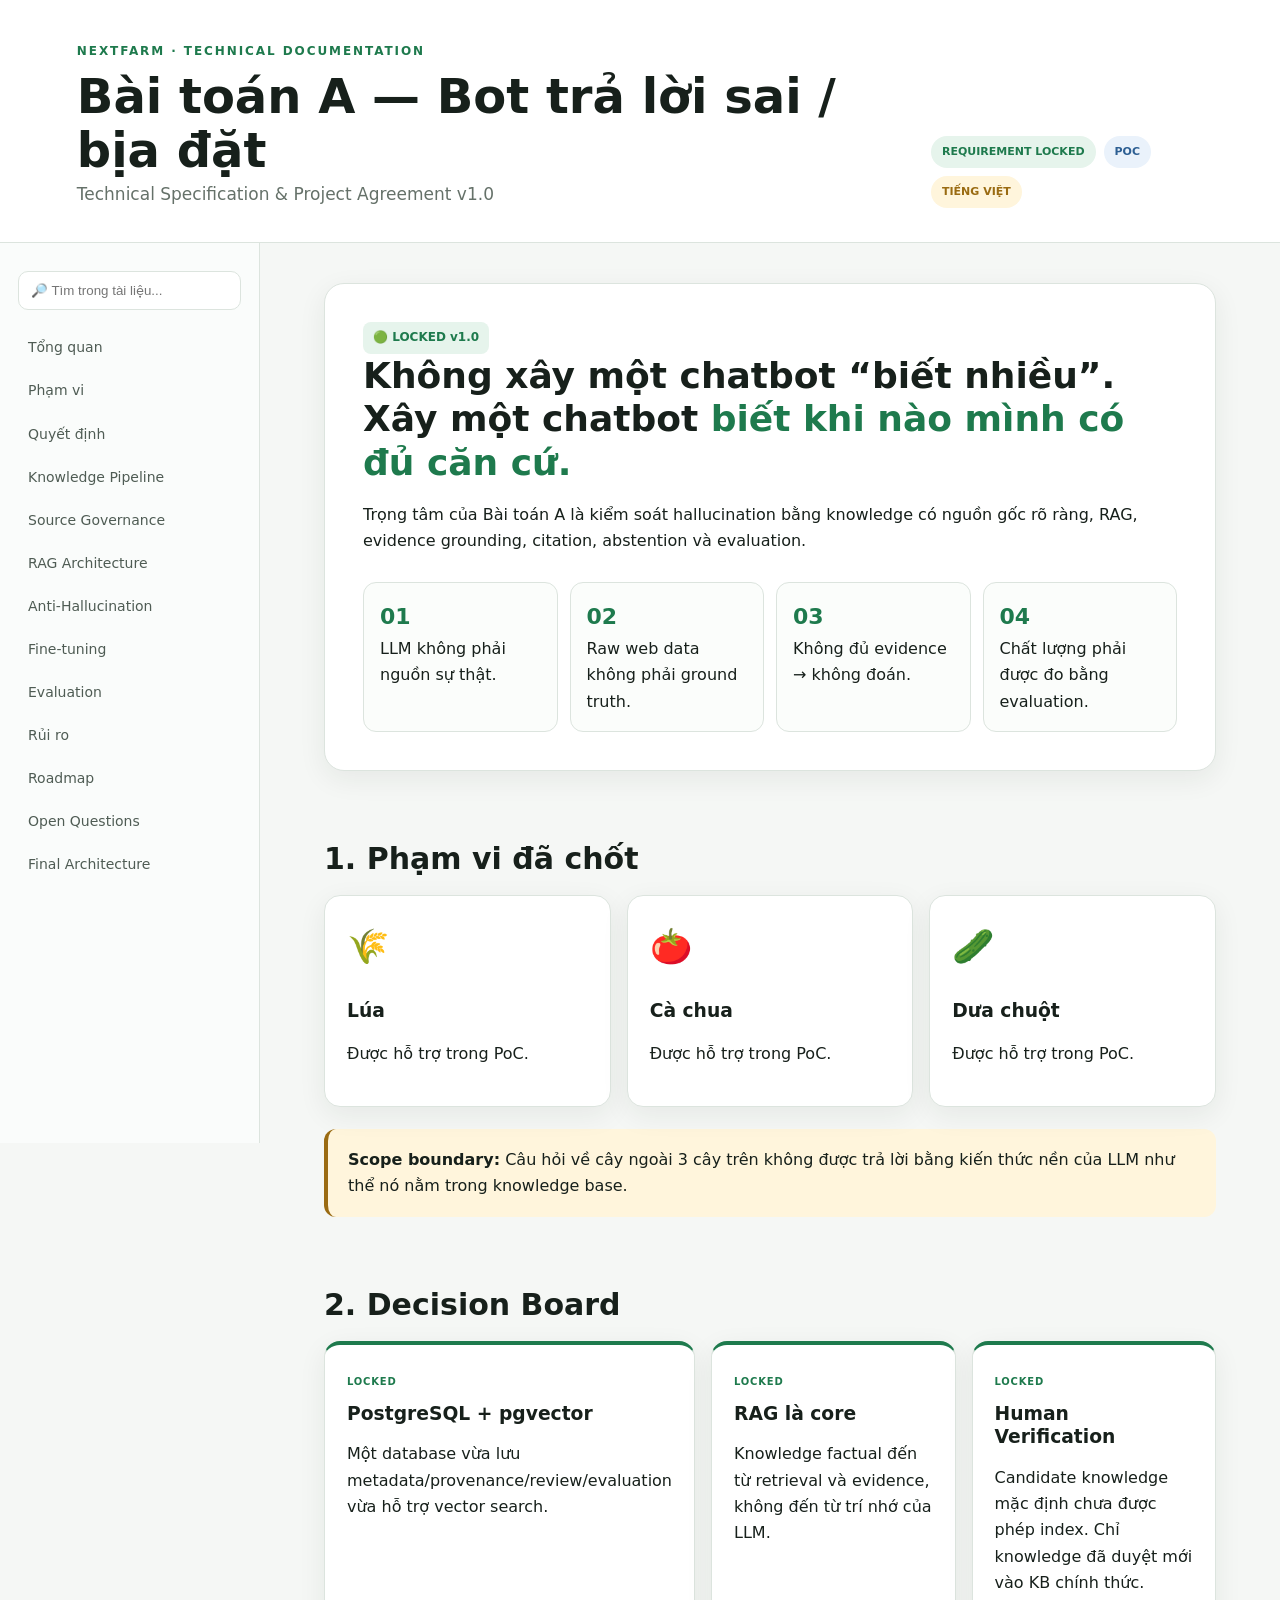
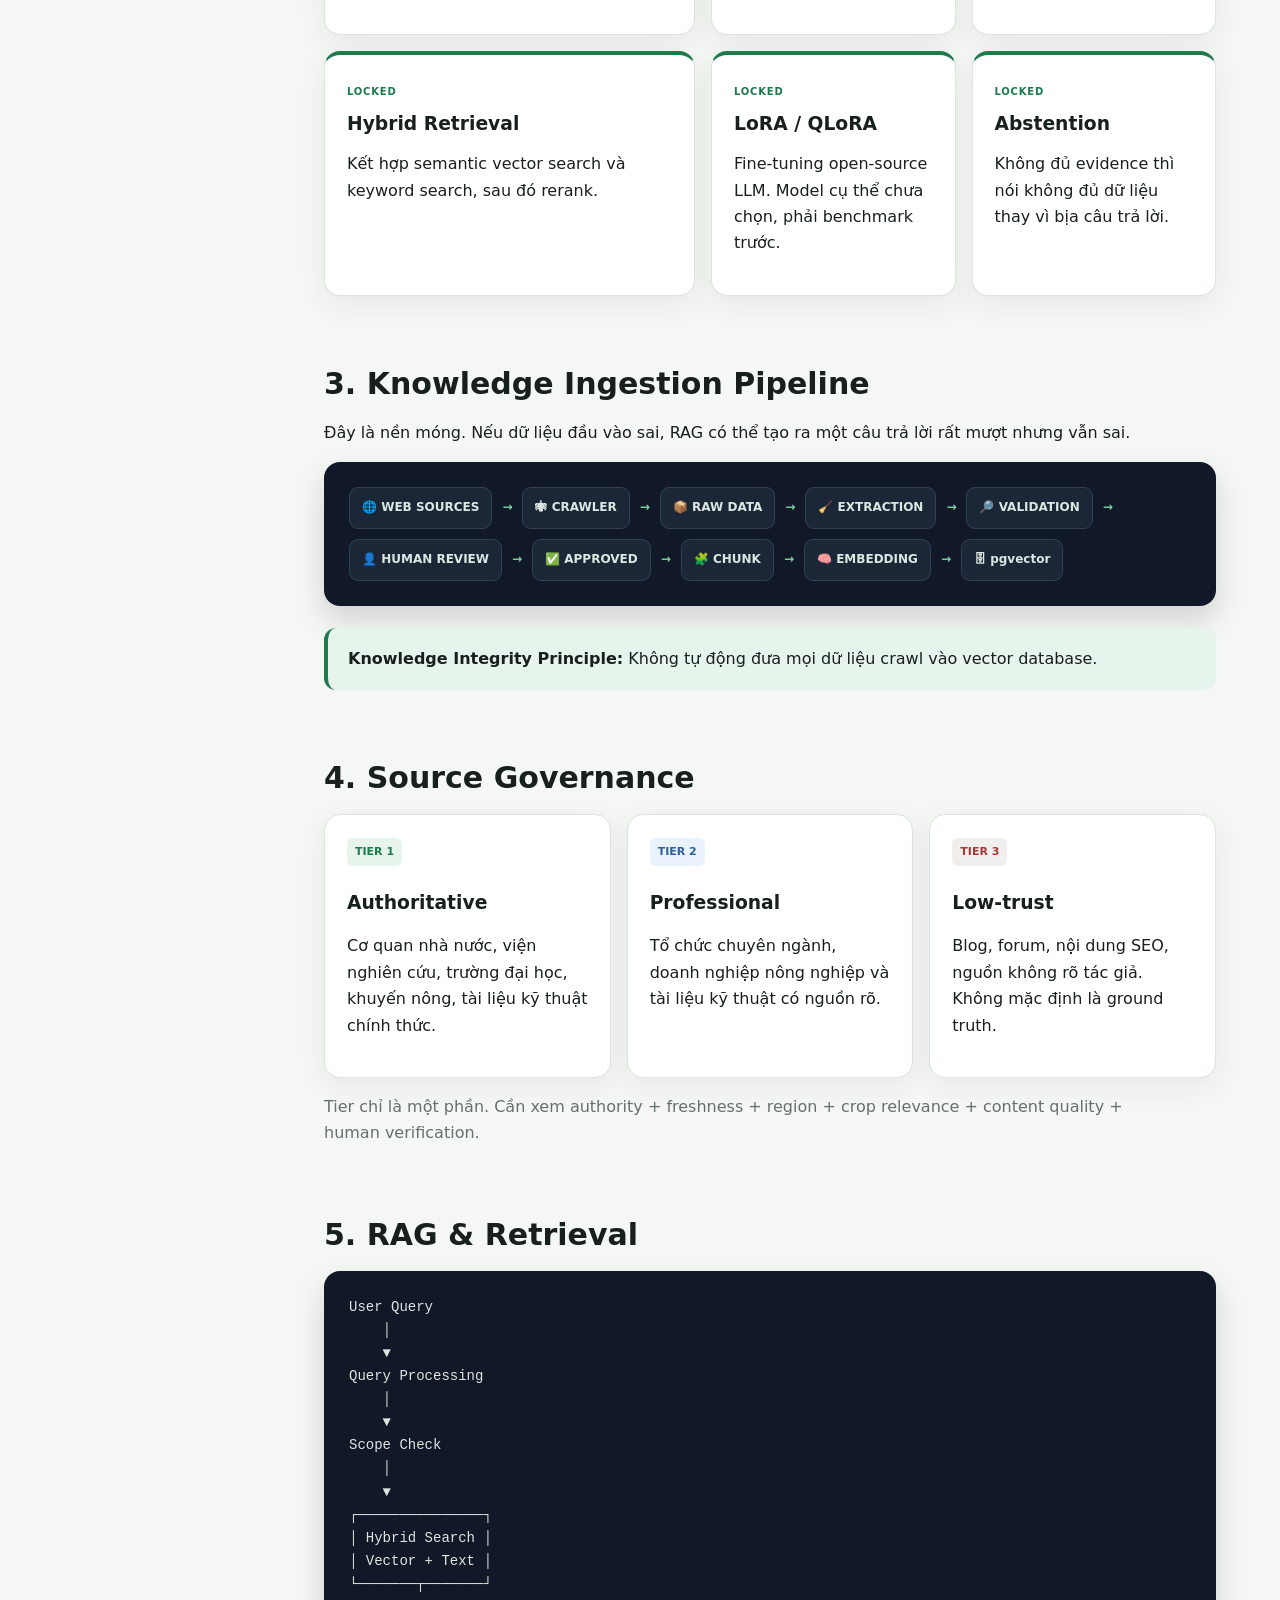
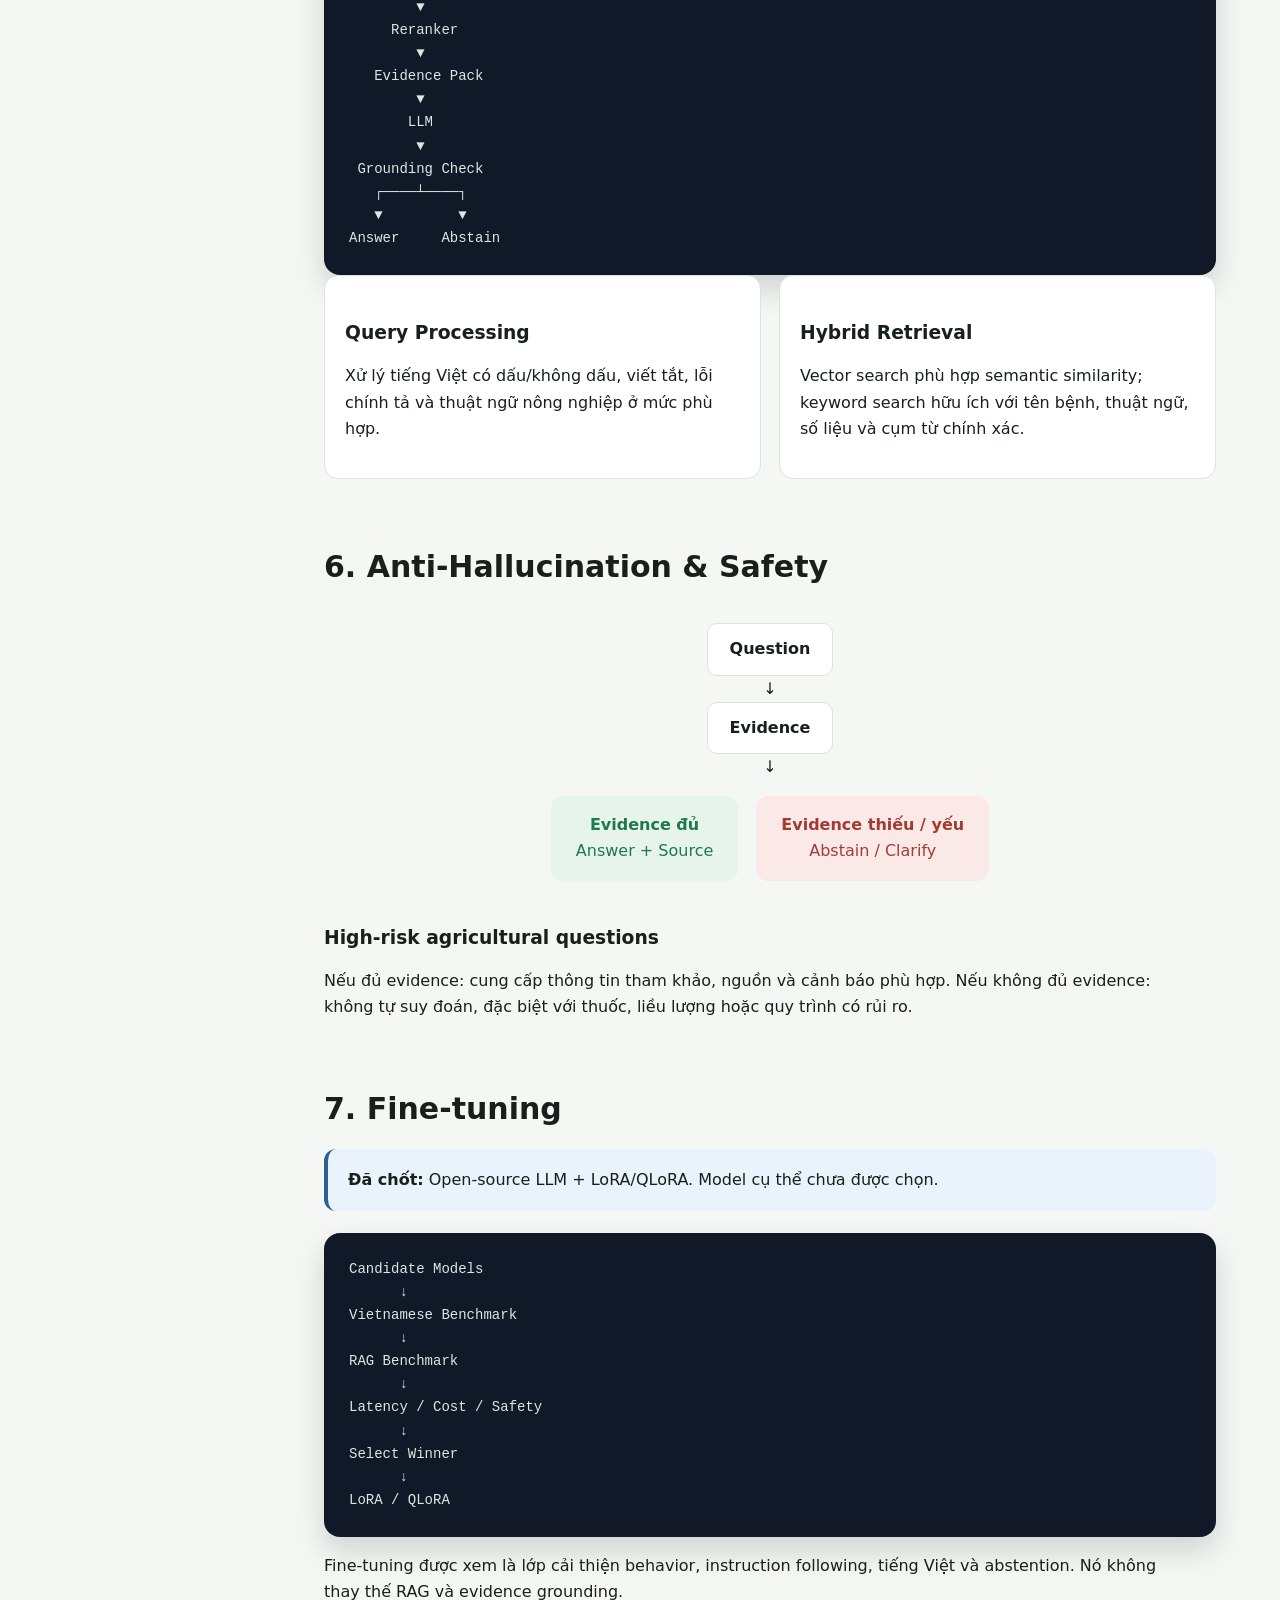
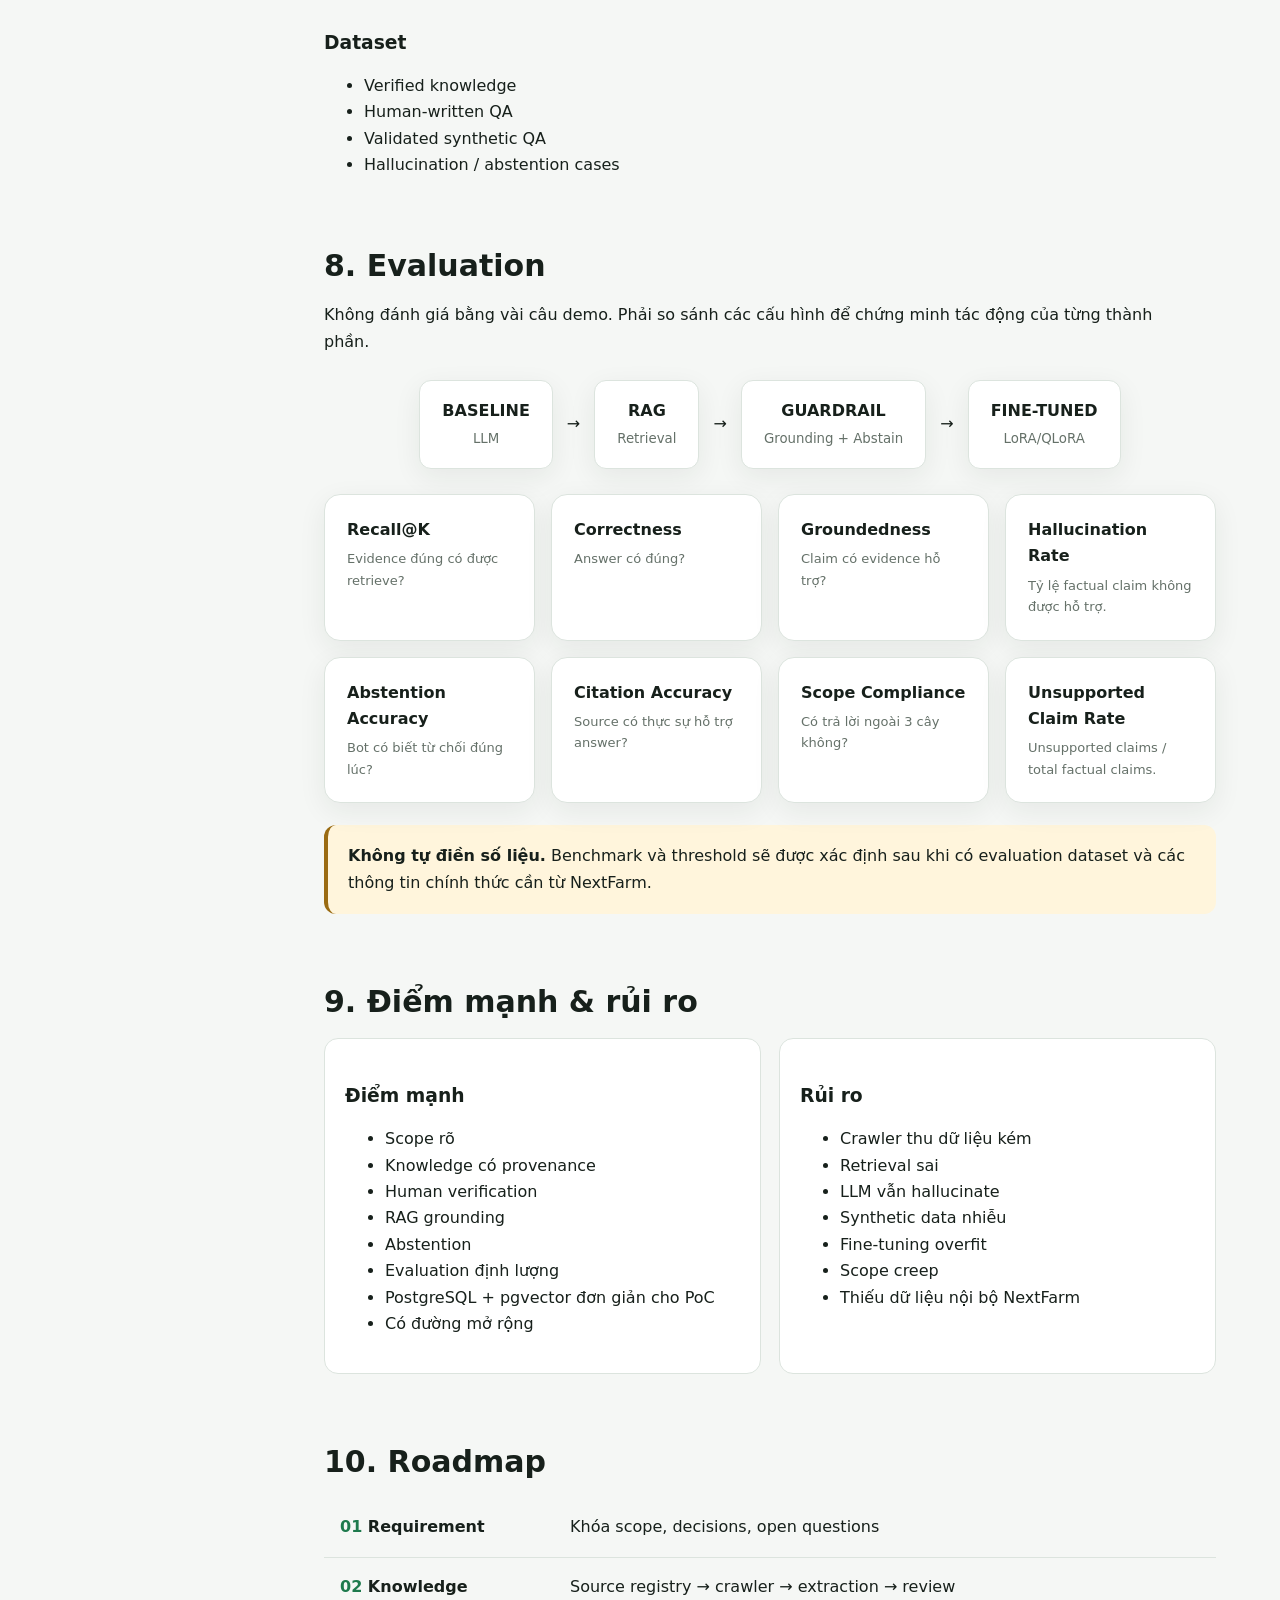
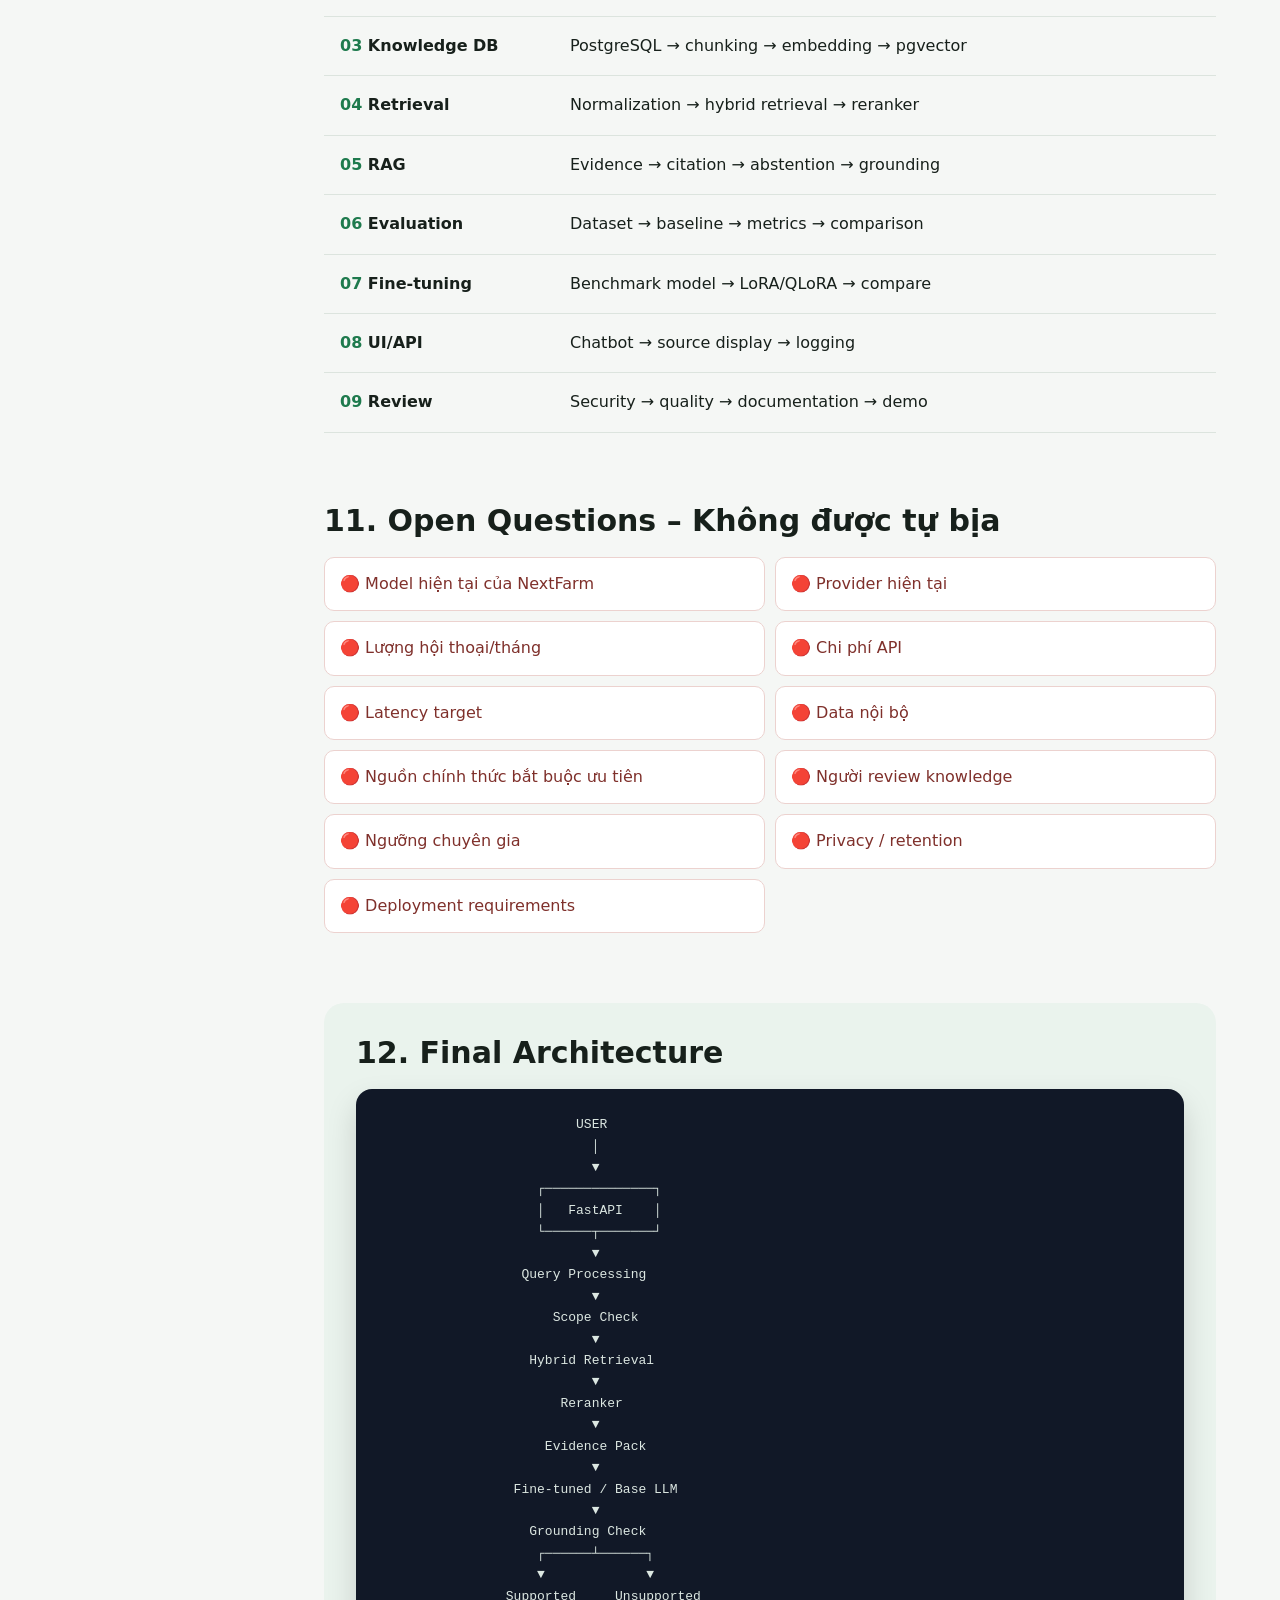
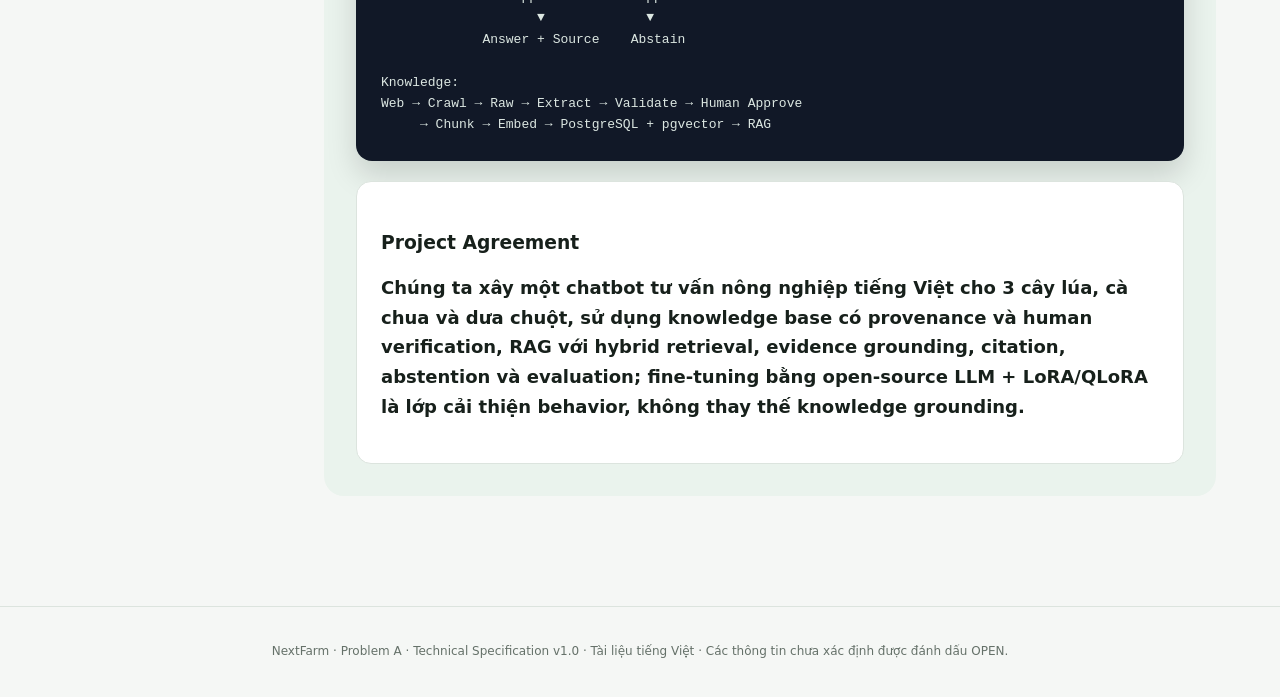
<file: docs/NEXTFARM_PROBLEM_A_DOCUMENTATION_v1.0/docs/index.html>
<!doctype html>
<html lang="vi">
<head>
<meta charset="utf-8">
<meta name="viewport" content="width=device-width,initial-scale=1">
<title>NextFarm – Bài toán A | Technical Specification</title>
<link rel="stylesheet" href="css/style.css">
</head>
<body>
<header class="topbar">
  <div>
    <div class="eyebrow">NEXTFARM · TECHNICAL DOCUMENTATION</div>
    <h1>Bài toán A — Bot trả lời sai / bịa đặt</h1>
    <p class="subtitle">Technical Specification & Project Agreement v1.0</p>
  </div>
  <div class="badges"><span class="badge green">REQUIREMENT LOCKED</span><span class="badge blue">POC</span><span class="badge amber">TIẾNG VIỆT</span></div>
</header>
<div class="layout">
<aside class="sidebar">
  <input id="search" placeholder="🔎 Tìm trong tài liệu...">
  <nav>
    <a href="#summary">Tổng quan</a>
    <a href="#scope">Phạm vi</a>
    <a href="#decisions">Quyết định</a>
    <a href="#knowledge">Knowledge Pipeline</a>
    <a href="#source">Source Governance</a>
    <a href="#rag">RAG Architecture</a>
    <a href="#safety">Anti-Hallucination</a>
    <a href="#finetune">Fine-tuning</a>
    <a href="#evaluation">Evaluation</a>
    <a href="#risks">Rủi ro</a>
    <a href="#roadmap">Roadmap</a>
    <a href="#open">Open Questions</a>
    <a href="#final">Final Architecture</a>
  </nav>
</aside>
<main class="content">
<section id="summary" class="hero">
  <div class="status">🟢 LOCKED v1.0</div>
  <h2>Không xây một chatbot “biết nhiều”. Xây một chatbot <em>biết khi nào mình có đủ căn cứ.</em></h2>
  <p>Trọng tâm của Bài toán A là kiểm soát hallucination bằng knowledge có nguồn gốc rõ ràng, RAG, evidence grounding, citation, abstention và evaluation.</p>
  <div class="principles">
    <div><b>01</b><span>LLM không phải nguồn sự thật.</span></div>
    <div><b>02</b><span>Raw web data không phải ground truth.</span></div>
    <div><b>03</b><span>Không đủ evidence → không đoán.</span></div>
    <div><b>04</b><span>Chất lượng phải được đo bằng evaluation.</span></div>
  </div>
</section>

<section id="scope">
<h2>1. Phạm vi đã chốt</h2>
<div class="crop-grid">
  <article><span class="crop">🌾</span><h3>Lúa</h3><p>Được hỗ trợ trong PoC.</p></article>
  <article><span class="crop">🍅</span><h3>Cà chua</h3><p>Được hỗ trợ trong PoC.</p></article>
  <article><span class="crop">🥒</span><h3>Dưa chuột</h3><p>Được hỗ trợ trong PoC.</p></article>
</div>
<div class="callout warning"><b>Scope boundary:</b> Câu hỏi về cây ngoài 3 cây trên không được trả lời bằng kiến thức nền của LLM như thể nó nằm trong knowledge base.</div>
</section>

<section id="decisions">
<h2>2. Decision Board</h2>
<div class="cards">
  <article class="decision locked"><span>LOCKED</span><h3>PostgreSQL + pgvector</h3><p>Một database vừa lưu metadata/provenance/review/evaluation vừa hỗ trợ vector search.</p></article>
  <article class="decision locked"><span>LOCKED</span><h3>RAG là core</h3><p>Knowledge factual đến từ retrieval và evidence, không đến từ trí nhớ của LLM.</p></article>
  <article class="decision locked"><span>LOCKED</span><h3>Human Verification</h3><p>Candidate knowledge mặc định chưa được phép index. Chỉ knowledge đã duyệt mới vào KB chính thức.</p></article>
  <article class="decision locked"><span>LOCKED</span><h3>Hybrid Retrieval</h3><p>Kết hợp semantic vector search và keyword search, sau đó rerank.</p></article>
  <article class="decision locked"><span>LOCKED</span><h3>LoRA / QLoRA</h3><p>Fine-tuning open-source LLM. Model cụ thể chưa chọn, phải benchmark trước.</p></article>
  <article class="decision locked"><span>LOCKED</span><h3>Abstention</h3><p>Không đủ evidence thì nói không đủ dữ liệu thay vì bịa câu trả lời.</p></article>
</div>
</section>

<section id="knowledge">
<h2>3. Knowledge Ingestion Pipeline</h2>
<p>Đây là nền móng. Nếu dữ liệu đầu vào sai, RAG có thể tạo ra một câu trả lời rất mượt nhưng vẫn sai.</p>
<div class="dark-diagram">
  <div>🌐 WEB SOURCES</div><i>→</i><div>🕷 CRAWLER</div><i>→</i><div>📦 RAW DATA</div><i>→</i><div>🧹 EXTRACTION</div><i>→</i><div>🔎 VALIDATION</div><i>→</i><div>👤 HUMAN REVIEW</div><i>→</i><div>✅ APPROVED</div><i>→</i><div>🧩 CHUNK</div><i>→</i><div>🧠 EMBEDDING</div><i>→</i><div>🗄 pgvector</div>
</div>
<div class="callout"><b>Knowledge Integrity Principle:</b> Không tự động đưa mọi dữ liệu crawl vào vector database.</div>
</section>

<section id="source">
<h2>4. Source Governance</h2>
<div class="tier-grid">
  <article><span class="tier t1">TIER 1</span><h3>Authoritative</h3><p>Cơ quan nhà nước, viện nghiên cứu, trường đại học, khuyến nông, tài liệu kỹ thuật chính thức.</p></article>
  <article><span class="tier t2">TIER 2</span><h3>Professional</h3><p>Tổ chức chuyên ngành, doanh nghiệp nông nghiệp và tài liệu kỹ thuật có nguồn rõ.</p></article>
  <article><span class="tier t3">TIER 3</span><h3>Low-trust</h3><p>Blog, forum, nội dung SEO, nguồn không rõ tác giả. Không mặc định là ground truth.</p></article>
</div>
<p class="muted">Tier chỉ là một phần. Cần xem authority + freshness + region + crop relevance + content quality + human verification.</p>
</section>

<section id="rag">
<h2>5. RAG & Retrieval</h2>
<div class="dark-panel">
<pre>
User Query
    │
    ▼
Query Processing
    │
    ▼
Scope Check
    │
    ▼
┌───────────────┐
│ Hybrid Search │
│ Vector + Text │
└───────┬───────┘
        ▼
     Reranker
        ▼
   Evidence Pack
        ▼
       LLM
        ▼
 Grounding Check
   ┌────┴────┐
   ▼         ▼
Answer     Abstain
</pre>
</div>
<div class="two-col">
<div><h3>Query Processing</h3><p>Xử lý tiếng Việt có dấu/không dấu, viết tắt, lỗi chính tả và thuật ngữ nông nghiệp ở mức phù hợp.</p></div>
<div><h3>Hybrid Retrieval</h3><p>Vector search phù hợp semantic similarity; keyword search hữu ích với tên bệnh, thuật ngữ, số liệu và cụm từ chính xác.</p></div>
</div>
</section>

<section id="safety">
<h2>6. Anti-Hallucination & Safety</h2>
<div class="flow">
  <div class="node">Question</div><div>↓</div><div class="node">Evidence</div><div>↓</div>
  <div class="branch"><div class="good"><b>Evidence đủ</b><br>Answer + Source</div><div class="bad"><b>Evidence thiếu / yếu</b><br>Abstain / Clarify</div></div>
</div>
<h3>High-risk agricultural questions</h3>
<p>Nếu đủ evidence: cung cấp thông tin tham khảo, nguồn và cảnh báo phù hợp. Nếu không đủ evidence: không tự suy đoán, đặc biệt với thuốc, liều lượng hoặc quy trình có rủi ro.</p>
</section>

<section id="finetune">
<h2>7. Fine-tuning</h2>
<div class="callout info"><b>Đã chốt:</b> Open-source LLM + LoRA/QLoRA. Model cụ thể chưa được chọn.</div>
<div class="dark-panel">
<pre>
Candidate Models
      ↓
Vietnamese Benchmark
      ↓
RAG Benchmark
      ↓
Latency / Cost / Safety
      ↓
Select Winner
      ↓
LoRA / QLoRA
</pre>
</div>
<p>Fine-tuning được xem là lớp cải thiện behavior, instruction following, tiếng Việt và abstention. Nó không thay thế RAG và evidence grounding.</p>
<h3>Dataset</h3>
<ul><li>Verified knowledge</li><li>Human-written QA</li><li>Validated synthetic QA</li><li>Hallucination / abstention cases</li></ul>
</section>

<section id="evaluation">
<h2>8. Evaluation</h2>
<p>Không đánh giá bằng vài câu demo. Phải so sánh các cấu hình để chứng minh tác động của từng thành phần.</p>
<div class="experiment">
<div>BASELINE<br><small>LLM</small></div><span>→</span><div>RAG<br><small>Retrieval</small></div><span>→</span><div>GUARDRAIL<br><small>Grounding + Abstain</small></div><span>→</span><div>FINE-TUNED<br><small>LoRA/QLoRA</small></div>
</div>
<div class="metric-grid">
  <div><b>Recall@K</b><span>Evidence đúng có được retrieve?</span></div>
  <div><b>Correctness</b><span>Answer có đúng?</span></div>
  <div><b>Groundedness</b><span>Claim có evidence hỗ trợ?</span></div>
  <div><b>Hallucination Rate</b><span>Tỷ lệ factual claim không được hỗ trợ.</span></div>
  <div><b>Abstention Accuracy</b><span>Bot có biết từ chối đúng lúc?</span></div>
  <div><b>Citation Accuracy</b><span>Source có thực sự hỗ trợ answer?</span></div>
  <div><b>Scope Compliance</b><span>Có trả lời ngoài 3 cây không?</span></div>
  <div><b>Unsupported Claim Rate</b><span>Unsupported claims / total factual claims.</span></div>
</div>
<div class="callout warning"><b>Không tự điền số liệu.</b> Benchmark và threshold sẽ được xác định sau khi có evaluation dataset và các thông tin chính thức cần từ NextFarm.</div>
</section>

<section id="risks">
<h2>9. Điểm mạnh & rủi ro</h2>
<div class="two-col">
<div><h3>Điểm mạnh</h3><ul><li>Scope rõ</li><li>Knowledge có provenance</li><li>Human verification</li><li>RAG grounding</li><li>Abstention</li><li>Evaluation định lượng</li><li>PostgreSQL + pgvector đơn giản cho PoC</li><li>Có đường mở rộng</li></ul></div>
<div><h3>Rủi ro</h3><ul><li>Crawler thu dữ liệu kém</li><li>Retrieval sai</li><li>LLM vẫn hallucinate</li><li>Synthetic data nhiễu</li><li>Fine-tuning overfit</li><li>Scope creep</li><li>Thiếu dữ liệu nội bộ NextFarm</li></ul></div>
</div>
</section>

<section id="roadmap">
<h2>10. Roadmap</h2>
<ol class="roadmap">
<li><b>Requirement</b><span>Khóa scope, decisions, open questions</span></li>
<li><b>Knowledge</b><span>Source registry → crawler → extraction → review</span></li>
<li><b>Knowledge DB</b><span>PostgreSQL → chunking → embedding → pgvector</span></li>
<li><b>Retrieval</b><span>Normalization → hybrid retrieval → reranker</span></li>
<li><b>RAG</b><span>Evidence → citation → abstention → grounding</span></li>
<li><b>Evaluation</b><span>Dataset → baseline → metrics → comparison</span></li>
<li><b>Fine-tuning</b><span>Benchmark model → LoRA/QLoRA → compare</span></li>
<li><b>UI/API</b><span>Chatbot → source display → logging</span></li>
<li><b>Review</b><span>Security → quality → documentation → demo</span></li>
</ol>
</section>

<section id="open">
<h2>11. Open Questions – Không được tự bịa</h2>
<div class="open-list">
<div>🔴 Model hiện tại của NextFarm</div><div>🔴 Provider hiện tại</div><div>🔴 Lượng hội thoại/tháng</div><div>🔴 Chi phí API</div><div>🔴 Latency target</div><div>🔴 Data nội bộ</div><div>🔴 Nguồn chính thức bắt buộc ưu tiên</div><div>🔴 Người review knowledge</div><div>🔴 Ngưỡng chuyên gia</div><div>🔴 Privacy / retention</div><div>🔴 Deployment requirements</div>
</div>
</section>

<section id="final" class="final">
<h2>12. Final Architecture</h2>
<div class="dark-panel large"><pre>
                         USER
                           │
                           ▼
                    ┌──────────────┐
                    │   FastAPI    │
                    └──────┬───────┘
                           ▼
                  Query Processing
                           ▼
                      Scope Check
                           ▼
                   Hybrid Retrieval
                           ▼
                       Reranker
                           ▼
                     Evidence Pack
                           ▼
                 Fine-tuned / Base LLM
                           ▼
                   Grounding Check
                    ┌──────┴──────┐
                    ▼             ▼
                Supported     Unsupported
                    ▼             ▼
             Answer + Source    Abstain

Knowledge:
Web → Crawl → Raw → Extract → Validate → Human Approve
     → Chunk → Embed → PostgreSQL + pgvector → RAG
</pre></div>
<div class="final-statement">
<h3>Project Agreement</h3>
<p><strong>Chúng ta xây một chatbot tư vấn nông nghiệp tiếng Việt cho 3 cây lúa, cà chua và dưa chuột, sử dụng knowledge base có provenance và human verification, RAG với hybrid retrieval, evidence grounding, citation, abstention và evaluation; fine-tuning bằng open-source LLM + LoRA/QLoRA là lớp cải thiện behavior, không thay thế knowledge grounding.</strong></p>
</div>
</section>
</main>
</div>
<footer>NextFarm · Problem A · Technical Specification v1.0 · Tài liệu tiếng Việt · Các thông tin chưa xác định được đánh dấu OPEN.</footer>
<script src="js/app.js"></script>
</body>
</html>
</file>
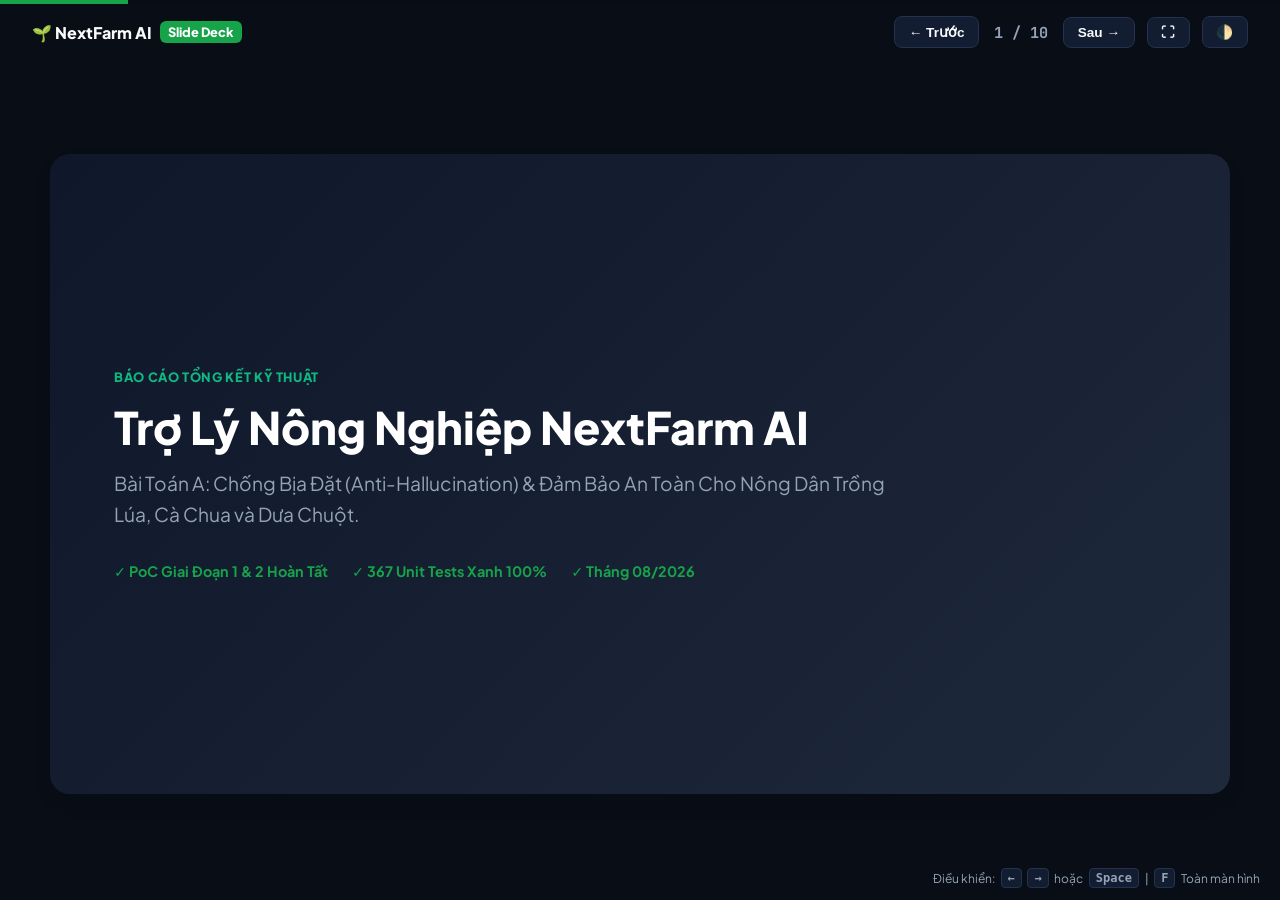
<file: docs/SLIDES_BAO_CAO_NEXTFARM.html>
<!-- Sao chep slides tu frontend sang docs -->
<!DOCTYPE html>
<html lang="vi">
<head>
<meta charset="utf-8">
<meta name="viewport" content="width=device-width, initial-scale=1">
<title>Slide Thuyết Trình — NextFarm AI Assistant (Bài Toán A: Chống Bịa Đặt)</title>
<link rel="preconnect" href="https://fonts.googleapis.com">
<link rel="preconnect" href="https://fonts.gstatic.com" crossorigin>
<link href="https://fonts.googleapis.com/css2?family=Plus+Jakarta+Sans:wght@400;500;600;700;800&family=JetBrains+Mono:wght@500;700&display=swap" rel="stylesheet">
<style>
:root {
  --primary: #16a34a;
  --primary-hover: #15803d;
  --primary-light: #ecfdf5;
  --bg-dark: #0f172a;
  --bg-card-dark: #1e293b;
  --bg-page: #f8fafc;
  --bg-card: #ffffff;
  --text-main: #0f172a;
  --text-muted: #64748b;
  --border: #e2e8f0;
  --emerald: #10b981;
  --rose: #e11d48;
  --amber: #d97706;
  --blue: #2563eb;
}

[data-theme="dark"] {
  --bg-page: #090d16;
  --bg-card: #131d31;
  --text-main: #f8fafc;
  --text-muted: #94a3b8;
  --border: #23324d;
  --primary-light: #064e3b33;
}

* { box-sizing: border-box; margin: 0; padding: 0; }
body {
  background-color: var(--bg-page);
  color: var(--text-main);
  font-family: 'Plus Jakarta Sans', system-ui, -apple-system, sans-serif;
  height: 100vh;
  display: flex;
  flex-direction: column;
  overflow: hidden;
  user-select: none;
}

/* Progress bar */
.progress-container {
  width: 100%;
  height: 4px;
  background: rgba(0,0,0,0.05);
  position: fixed;
  top: 0;
  left: 0;
  z-index: 1000;
}
.progress-bar {
  height: 100%;
  background: var(--primary);
  width: 10%;
  transition: width 0.3s ease;
}

/* Controls Header */
.top-bar {
  display: flex;
  justify-content: space-between;
  align-items: center;
  padding: 1rem 2rem;
  z-index: 100;
}
.brand-tag {
  display: flex;
  align-items: center;
  gap: 0.5rem;
  font-weight: 800;
  font-size: 1rem;
  color: var(--text-main);
  text-decoration: none;
}
.brand-tag span {
  background: var(--primary);
  color: white;
  padding: 0.2rem 0.5rem;
  border-radius: 6px;
  font-size: 0.8rem;
}
.slide-nav-controls {
  display: flex;
  align-items: center;
  gap: 0.75rem;
}
.btn-control {
  background: var(--bg-card);
  border: 1px solid var(--border);
  color: var(--text-main);
  padding: 0.45rem 0.85rem;
  border-radius: 8px;
  font-weight: 600;
  font-size: 0.85rem;
  cursor: pointer;
  display: inline-flex;
  align-items: center;
  gap: 0.35rem;
  transition: all 0.15s ease;
}
.btn-control:hover {
  background: var(--primary);
  color: white;
  border-color: var(--primary);
}
.slide-counter {
  font-family: 'JetBrains Mono', monospace;
  font-weight: 700;
  font-size: 0.95rem;
  color: var(--text-muted);
  min-width: 60px;
  text-align: center;
}

/* Slide Viewport */
.deck-container {
  flex: 1;
  display: flex;
  align-items: center;
  justify-content: center;
  padding: 1rem 2rem 2rem;
  position: relative;
}

.slide {
  display: none;
  width: 100%;
  max-width: 1180px;
  height: 100%;
  max-height: 640px;
  background: var(--bg-card);
  border: 1px solid var(--border);
  border-radius: 20px;
  padding: 2.5rem;
  box-shadow: 0 10px 25px -5px rgba(0,0,0,0.08);
  flex-direction: column;
  justify-content: space-between;
  animation: slideFadeIn 0.3s cubic-bezier(0.16, 1, 0.3, 1);
}
.slide.active {
  display: flex;
}
@keyframes slideFadeIn {
  from { opacity: 0; transform: scale(0.98) translateY(8px); }
  to { opacity: 1; transform: scale(1) translateY(0); }
}

/* Slide Content Styles */
.slide-pill {
  display: inline-block;
  font-size: 0.8rem;
  font-weight: 800;
  color: var(--primary);
  text-transform: uppercase;
  letter-spacing: 0.05em;
  margin-bottom: 0.5rem;
}
.slide-heading {
  font-size: 1.85rem;
  font-weight: 800;
  line-height: 1.25;
  margin-bottom: 1.5rem;
  color: var(--text-main);
}
.slide-body {
  flex: 1;
  display: flex;
  flex-direction: column;
  justify-content: center;
}

/* Grid & Cards */
.slide-grid-2 {
  display: grid;
  grid-template-columns: 1fr 1fr;
  gap: 1.25rem;
}
.slide-grid-3 {
  display: grid;
  grid-template-columns: 1fr 1fr 1fr;
  gap: 1rem;
}
.slide-card {
  background: var(--bg-page);
  border: 1px solid var(--border);
  border-radius: 12px;
  padding: 1.25rem;
  display: flex;
  flex-direction: column;
  gap: 0.4rem;
}
.slide-card.primary { border-left: 4px solid var(--primary); }
.slide-card.danger { border-left: 4px solid var(--rose); }
.slide-card.amber { border-left: 4px solid var(--amber); }
.slide-card.blue { border-left: 4px solid var(--blue); }

.slide-card h4 {
  font-size: 1.05rem;
  font-weight: 700;
  color: var(--text-main);
}
.slide-card p {
  font-size: 0.88rem;
  color: var(--text-muted);
  line-height: 1.5;
}

/* Table Style inside slide */
.slide-table {
  width: 100%;
  border-collapse: collapse;
  font-size: 0.88rem;
  margin-top: 0.5rem;
}
.slide-table th {
  background: var(--bg-page);
  padding: 0.65rem 0.85rem;
  text-align: left;
  font-weight: 700;
  border-bottom: 2px solid var(--border);
}
.slide-table td {
  padding: 0.65rem 0.85rem;
  border-bottom: 1px solid var(--border);
}
.slide-table tr:last-child td { border-bottom: none; }
.slide-table tr:hover { background: rgba(0,0,0,0.02); }

/* Cover Slide Specific */
.cover-slide {
  background: linear-gradient(135deg, #0f172a 0%, #1e293b 100%);
  color: white;
  border: none;
  justify-content: center;
  align-items: flex-start;
  padding: 4rem;
}
.cover-slide h1 {
  font-size: 2.8rem;
  font-weight: 800;
  line-height: 1.15;
  margin: 0.5rem 0 1rem;
}
.cover-slide p {
  color: #94a3b8;
  font-size: 1.2rem;
  max-width: 800px;
  line-height: 1.6;
}
.cover-meta {
  margin-top: 2rem;
  display: flex;
  gap: 1.5rem;
  font-size: 0.9rem;
  color: var(--primary);
  font-weight: 700;
}

/* Footer of Slide */
.slide-footer {
  display: flex;
  justify-content: space-between;
  align-items: center;
  border-top: 1px solid var(--border);
  padding-top: 0.85rem;
  margin-top: 1rem;
  font-size: 0.8rem;
  color: var(--text-muted);
}

/* Keyboard hint */
.kbd-hint {
  position: fixed;
  bottom: 12px;
  right: 20px;
  font-size: 0.75rem;
  color: var(--text-muted);
  display: flex;
  gap: 0.35rem;
  align-items: center;
}
kbd {
  background: var(--bg-card);
  border: 1px solid var(--border);
  padding: 2px 6px;
  border-radius: 4px;
  font-family: monospace;
  font-weight: 700;
}
</style>
</head>
<body>

<div class="progress-container">
  <div class="progress-bar" id="progress-bar"></div>
</div>

<header class="top-bar">
  <a href="/" class="brand-tag">
    🌱 NextFarm AI <span>Slide Deck</span>
  </a>
  <div class="slide-nav-controls">
    <button class="btn-control" id="btn-prev" title="Slide Trước (Phím Trái)">← Trước</button>
    <span class="slide-counter" id="slide-num">1 / 10</span>
    <button class="btn-control" id="btn-next" title="Slide Sau (Phím Phải / Phím Cách)">Sau →</button>
    <button class="btn-control" id="btn-fullscreen" title="Toàn Màn Hình">⛶</button>
    <button class="btn-control" id="btn-theme" title="Sáng / Tối">🌓</button>
  </div>
</header>

<main class="deck-container">

  <!-- Slide 1: Cover -->
  <div class="slide cover-slide active" data-title="Trang Bìa">
    <div class="slide-pill" style="color:#10b981;">BÁO CÁO TỔNG KẾT KỸ THUẬT</div>
    <h1>Trợ Lý Nông Nghiệp NextFarm AI</h1>
    <p>Bài Toán A: Chống Bịa Đặt (Anti-Hallucination) & Đảm Bảo An Toàn Cho Nông Dân Trồng Lúa, Cà Chua và Dưa Chuột.</p>
    <div class="cover-meta">
      <div>✓ PoC Giai Đoạn 1 & 2 Hoàn Tất</div>
      <div>✓ 367 Unit Tests Xanh 100%</div>
      <div>✓ Tháng 08/2026</div>
    </div>
  </div>

  <!-- Slide 2: 4 Rủi Ro -->
  <div class="slide" data-title="4 Hiện Tượng Rủi Ro">
    <div>
      <div class="slide-pill">1. VẤN ĐỀ & BỐI CẢNH</div>
      <h2 class="slide-heading">Phân Tích 4 Hiện Tượng Rủi Ro Của LLM Trần</h2>
    </div>
    <div class="slide-body">
      <div class="slide-grid-2">
        <div class="slide-card danger">
          <h4>A1: Bịa Số Liệu Cảm Biến Vườn</h4>
          <p>Nông dân hỏi độ ẩm đất hiện tại $\rightarrow$ LLM tự đoán 75%, 30°C dù không có cảm biến, gây nguy cơ úng cây, cháy lá.<br><strong>✓ Giải pháp:</strong> Router chặn trong 1ms (0 token).</p>
        </div>
        <div class="slide-card amber">
          <h4>A2: Bịa Tính Năng Ứng Dụng</h4>
          <p>Nông dân hỏi app có dự báo giá nông sản không $\rightarrow$ LLM tự nhận có, gây hiểu lầm dịch vụ.<br><strong>✓ Giải pháp:</strong> Phân loại product_feature và từ chối rõ ràng.</p>
        </div>
        <div class="slide-card danger">
          <h4>A3: Sai Cây Trồng & Vùng Miền</h4>
          <p>Áp thời vụ miền Bắc cho miền Tây; tư vấn cây ngoài phạm vi (sầu riêng, cam).<br><strong>✓ Giải pháp:</strong> Scope Check chặn cứng 3 cây; RRF cộng điểm vùng.</p>
        </div>
        <div class="slide-card primary">
          <h4>A4: Tiếng Việt Không Dấu & Thổ Ngữ</h4>
          <p>Nông dân gõ <em>"ca chua bi sau"</em> $\rightarrow$ LLM đoán sai dấu hoặc nhầm 'kg'.<br><strong>✓ Giải pháp:</strong> Chuẩn hoá 4 lớp + Trigram matching ở CSDL.</p>
        </div>
      </div>
    </div>
    <div class="slide-footer">
      <span>NextFarm AI — Bài Toán A</span>
      <span>Slide 2 / 10</span>
    </div>
  </div>

  <!-- Slide 3: Pipeline 7 Chặng -->
  <div class="slide" data-title="Kiến Trúc Pipeline">
    <div>
      <div class="slide-pill">2. KIẾN TRÚC HỆ THỐNG</div>
      <h2 class="slide-heading">Kiến Trúc Pipeline 7 Chặng & 3 Tầng Guardrail</h2>
    </div>
    <div class="slide-body">
      <div style="display:flex; flex-direction:column; gap:0.6rem;">
        <div class="slide-card primary" style="padding:0.75rem 1rem;">
          <strong>1. Chuẩn Hoá (0ms):</strong> Unicode NFC, hạ chữ thường, từ điển đồng nghĩa nông học (sào Bắc Bộ vs sào Trung Bộ).
        </div>
        <div class="slide-card primary" style="padding:0.75rem 1rem;">
          <strong>2. Intent Router (5ms):</strong> Tầng 1 Rule-based chặn 141 ca sớm; Tầng 2 LLM Few-shot Router (§11.3).
        </div>
        <div class="slide-card primary" style="padding:0.75rem 1rem;">
          <strong>3. Scope Check (4ms):</strong> Giới hạn cứng 3 cây trồng: Lúa, Cà chua, Dưa chuột (hỏi lại khi thiếu chủ ngữ).
        </div>
        <div class="slide-card primary" style="padding:0.75rem 1rem;">
          <strong>4. Hybrid RRF (12ms):</strong> FTS Simple OR + Trigram + Local Vector Embedding (View indexable_chunk).
        </div>
        <div class="slide-card primary" style="padding:0.75rem 1rem;">
          <strong>5. LLM & Grounding:</strong> Gemini 3.1 Flash Lite sinh JSON kèm mã [cid]; Grounding Validator đối soát số liệu tất định.
        </div>
      </div>
    </div>
    <div class="slide-footer">
      <span>NextFarm AI — Kiến Trúc Xử Lý</span>
      <span>Slide 3 / 10</span>
    </div>
  </div>

  <!-- Slide 4: Kho Tri Thức -->
  <div class="slide" data-title="Kho Tri Thức">
    <div>
      <div class="slide-pill">3. DỮ LIỆU & KIỂM DUYỆT</div>
      <h2 class="slide-heading">Quản Trị Kho Tri Thức Khuyến Nông (DEC-005)</h2>
    </div>
    <div class="slide-body">
      <div class="slide-grid-2">
        <div class="slide-card primary">
          <h4>18 / 31 Tài Liệu Đã Duyệt</h4>
          <p>Thu thập từ các cổng khuyến nông chính thống .gov.vn (Ninh Bình, Hà Tĩnh, Lai Châu...); loại bỏ 13 bài tin tức tổng hợp.</p>
        </div>
        <div class="slide-card primary">
          <h4>185 / 292 Chunks Indexable</h4>
          <p>185 chunks kỹ thuật chuẩn được mở khóa vào kho tìm kiếm (Lúa: 87 · Dưa chuột: 62 · Cà chua: 36), khóa mã băm SHA-256.</p>
        </div>
        <div class="slide-card amber">
          <h4>31 Chunks Rủi Ro Cao Duyệt Lẻ</h4>
          <p>Chứa liều lượng phân bón và hoạt chất thuốc BVTV: 24 chunk đạt chuẩn được cấp phép; 7 chunk bị loại (0 chunk chờ duyệt).</p>
        </div>
        <div class="slide-card blue">
          <h4>65 / 141 Facts Ground Truth</h4>
          <p>65 fact số liệu về độ pH đất, lượng giống gieo, ngày cách ly được xác thực thủ công làm ground truth kiểm định.</p>
        </div>
      </div>
    </div>
    <div class="slide-footer">
      <span>NextFarm AI — Kho Tri Thức</span>
      <span>Slide 4 / 10</span>
    </div>
  </div>

  <!-- Slide 5: 3 Tham Số §40.2 -->
  <div class="slide" data-title="3 Mục §40.2">
    <div>
      <div class="slide-pill">4. TỐI ƯU THAM SỐ</div>
      <h2 class="slide-heading">Giải Quyết 3 Mục Kỹ Thuật §40.2 (P16 & P17)</h2>
    </div>
    <div class="slide-body">
      <div class="slide-grid-3">
        <div class="slide-card primary">
          <h4>Mục 4: Quét Chunk Size</h4>
          <p>• Quét 800, 1000, 1200, 1500 ký tự.<br>• <strong>1.200 ký tự</strong> đạt 100% Fact Coverage & 100% Hit Rate.<br>• Giữ trọn vẹn bảng phân bón.<br><em>(Báo cáo: P16_chunk_size_sweep.md)</em></p>
        </div>
        <div class="slide-card blue">
          <h4>Mục 9: LLM Few-Shot</h4>
          <p>• Tích hợp LLMFewShotRouter.<br>• 35+ ví dụ mẫu chuẩn hóa 6 intent.<br>• Thiên lệch an toàn theo §11.4.<br>• Tính điểm tin cậy thực 0.85–0.95.<br>• An toàn tuyệt đối lệnh thiết bị.</p>
        </div>
        <div class="slide-card amber">
          <h4>Mục 11: Trọng Số Vùng</h4>
          <p>• Tạo tập 30 test case địa phương.<br>• Quét dải hệ số 0.00 đến 0.30.<br>• Chốt <strong>he_so = 0.10</strong> nâng Top-1 khớp vùng lên 63.3%, Top-3 lên 73.3%.<br><em>(Báo cáo: P17_region_weighting_sweep.md)</em></p>
        </div>
      </div>
    </div>
    <div class="slide-footer">
      <span>NextFarm AI — Tối Ưu §40.2</span>
      <span>Slide 5 / 10</span>
    </div>
  </div>

  <!-- Slide 6: Đối Chứng C0 C1 C2 -->
  <div class="slide" data-title="Đối Chứng C0-C1-C2">
    <div>
      <div class="slide-pill">5. KẾT QUẢ ĐỐI CHỨNG</div>
      <h2 class="slide-heading">Bảng Thực Nghiệm Đối Chứng Định Lượng (C0 · C1 · C2)</h2>
    </div>
    <div class="slide-body">
      <table class="slide-table">
        <thead>
          <tr>
            <th>Chỉ Số Đo Lường (222 Case v3)</th>
            <th>C0: LLM Trần</th>
            <th>C1: RAG Thuần</th>
            <th style="color:var(--primary);">C2: NextFarm PoC</th>
          </tr>
        </thead>
        <tbody>
          <tr>
            <td><strong>Số ca bịa số liệu nông học</strong></td>
            <td style="color:var(--rose);">61 ca (27.5%)</td>
            <td style="color:var(--amber);">23 ca (10.4%)</td>
            <td style="color:var(--primary); font-weight:700;">0 ca (0.0% Triệt tiêu)</td>
          </tr>
          <tr>
            <td>Tỷ lệ trả lời sai (False Answer Rate)</td>
            <td>77.0%</td>
            <td>23.0%</td>
            <td style="font-weight:700;">0.9%</td>
          </tr>
          <tr>
            <td>Độ chính xác khi trả lời</td>
            <td>1.2%</td>
            <td>23.9%</td>
            <td style="font-weight:700;">90.9%</td>
          </tr>
          <tr>
            <td>Bắt ca cần từ chối (Abstention Recall)</td>
            <td>3.4%</td>
            <td>69.6%</td>
            <td style="font-weight:700; color:var(--primary);">100.0% (148/148 ca)</td>
          </tr>
          <tr>
            <td>Độ trễ trung vị (p50)</td>
            <td>2.621 ms</td>
            <td>2.555 ms</td>
            <td style="font-weight:700;">15 ms (Giảm 99.4%)</td>
          </tr>
          <tr>
            <td>Chi phí API / 222 câu hỏi</td>
            <td>$0.0369</td>
            <td>$0.1231</td>
            <td style="font-weight:700;">$0.0527 (~$0.0002/câu)</td>
          </tr>
        </tbody>
      </table>
    </div>
    <div class="slide-footer">
      <span>NextFarm AI — Đo Lường Định Lượng</span>
      <span>Slide 6 / 10</span>
    </div>
  </div>

  <!-- Slide 7: Chấm Chuyên Gia -->
  <div class="slide" data-title="Chấm Chuyên Gia 50 Câu">
    <div>
      <div class="slide-pill">6. KIỂM ĐỊNH THỰC TẾ</div>
      <h2 class="slide-heading">Kết Quả Chấm Chuyên Gia C2 (50 Câu Thực Tế)</h2>
    </div>
    <div class="slide-body">
      <div class="slide-grid-2">
        <div class="slide-card primary">
          <h4>Chấm Thật Dựa Trên Câu Trả Lời Của Máy</h4>
          <p>• Người chấm: <em>Nguyen Phuc Bang (Doi ky thuat NextFarm)</em>.<br>• Trích dẫn nguyên văn bằng chứng cho câu trả lời chuẩn (pH 6.0-6.5, ngâm hạt 40-50°C).<br>• Từ chối bẫy kê đơn thuốc và bò lan chuẩn xác.<br>• Điểm số phân hóa tự nhiên theo 8+ tổ hợp thực tế.</p>
        </div>
        <div class="slide-card amber">
          <h4>Bắt Lỗi Thật Tại Câu 41 & 42</h4>
          <p>• Hỏi về dữ liệu vườn và cảm biến độ ẩm $\rightarrow$ Máy bị Scope Check dùng nhầm template hỏi cây trồng (<em>"can_lam_ro"</em>).<br>• Ghi nhận trung thực khuyết điểm: Từ chối an toàn nhưng sai lý do.<br>• Hạ điểm chuẩn xác (C1:3, C2:2, C3:2) để phản ánh đúng thực tế.</p>
        </div>
      </div>
    </div>
    <div class="slide-footer">
      <span>NextFarm AI — Phiếu Chấm Chuyên Gia</span>
      <span>Slide 7 / 10</span>
    </div>
  </div>

  <!-- Slide 8: DevOps & Production -->
  <div class="slide" data-title="Đóng Gói Sản Xuất">
    <div>
      <div class="slide-pill">7. DEVOPS & PRODUCTION</div>
      <h2 class="slide-heading">Đóng Gói Sản Xuất & Đảm Bảo Chất Lượng</h2>
    </div>
    <div class="slide-body">
      <div class="slide-grid-2">
        <div class="slide-card primary">
          <h4>Docker Compose 1 Lệnh</h4>
          <p>Dockerfile Python 3.11-slim non-root user <code>nextfarm</code>; khởi chạy cùng PostgreSQL 16 pgvector, có healthcheck và network cô lập an toàn.</p>
        </div>
        <div class="slide-card primary">
          <h4>Local Embedding & Bảo Mật</h4>
          <p>Mô hình embedding chạy 100% on-premise, không gửi kho tri thức ra ngoài; cửa quản trị /admin mặc định an toàn.</p>
        </div>
        <div class="slide-card primary">
          <h4>367 Unit Tests Xanh 100%</h4>
          <p>Bộ test tự động bao phủ toàn diện từ chuẩn hóa, router, retrieval, reranker đến grounding validator.</p>
        </div>
        <div class="slide-card blue">
          <h4>4 Giao Diện Web Đa Dạng</h4>
          <p>Chat nông dân (/), Bảng Quản trị (/admin), Báo cáo (/report) và Chấm điểm (/expert) hỗ trợ Dark/Light mode.</p>
        </div>
      </div>
    </div>
    <div class="slide-footer">
      <span>NextFarm AI — Đóng Gói Sản Xuất</span>
      <span>Slide 8 / 10</span>
    </div>
  </div>

  <!-- Slide 9: Giới Hạn & Lộ Trình -->
  <div class="slide" data-title="Lộ Trình Phát Triển">
    <div>
      <div class="slide-pill">8. LỘ TRÌNH MỞ RỘNG</div>
      <h2 class="slide-heading">Giới Hạn Đã Biết & Lộ Trình Phát Triển Tiếp Theo</h2>
    </div>
    <div class="slide-body">
      <div class="slide-grid-2">
        <div class="slide-card amber">
          <h4>Giới Hạn Hiện Tại (Minh Bạch)</h4>
          <p>• Chưa kết nối API cảm biến IoT vườn thật (từ chối an toàn khi hỏi số liệu vườn).<br>• Chưa có tài liệu cẩm nang sản phẩm NextFarm.<br>• Fine-tuning self-host cần GPU chuyên dụng (≥16GB VRAM).<br>• Kho tri thức hiện tập trung 3 cây trồng chủ lực.</p>
        </div>
        <div class="slide-card primary">
          <h4>Lộ Trình Tiếp Theo</h4>
          <p>• <strong>Giai Đoạn 2:</strong> Mở rộng kho tri thức cho cây ăn quả/công nghiệp (Sầu riêng, Xoài, Cà phê...) lên 2.000+ chunks.<br>• <strong>Giai Đoạn 3:</strong> Kết nối API cảm biến IoT vườn thực tế (Bài toán B) và xác thực 2 lớp (2FA) cho lệnh điều khiển bơm/van.</p>
        </div>
      </div>
    </div>
    <div class="slide-footer">
      <span>NextFarm AI — Lộ Trình Mở Rộng</span>
      <span>Slide 9 / 10</span>
    </div>
  </div>

  <!-- Slide 10: Kết Luận -->
  <div class="slide cover-slide" data-title="Kết Luận & Bàn Giao">
    <div class="slide-pill" style="color:#10b981;">TỔNG KẾT DỰ ÁN</div>
    <h1>Hệ Thống Đã Sẵn Sàng Bàn Giao</h1>
    <div style="font-size:1.15rem; color:#e2e8f0; line-height:1.7; margin-top:1rem;">
      ✓ <strong>Triệt tiêu 100%</strong> ca bịa số liệu nông học (61 ca $\rightarrow$ 0 ca).<br>
      ✓ <strong>Bắt đúng 100%</strong> ca cần từ chối (148/148 ca bẫy và ngoài phạm vi).<br>
      ✓ <strong>Độ trễ p50 đạt 15ms</strong> (giảm 99.4% thời gian phản hồi).<br>
      ✓ <strong>367 Unit Tests tự động xanh 100%</strong> và đóng gói Docker 1 lệnh.
    </div>
    <div class="cover-meta" style="margin-top:2.5rem;">
      <a href="/" style="color:#10b981; text-decoration:none; font-weight:700;">🌱 Mở Trang Chat</a>
      <a href="/report" style="color:#60a5fa; text-decoration:none; font-weight:700;">📊 Xem Báo Cáo Chi Tiết</a>
      <a href="/admin" style="color:#fbbf24; text-decoration:none; font-weight:700;">⚙️ Mở Bảng Quản Trị</a>
    </div>
  </div>

</main>

<div class="kbd-hint">
  <span>Điều khiển:</span>
  <kbd>←</kbd> <kbd>→</kbd> hoặc <kbd>Space</kbd> | <kbd>F</kbd> Toàn màn hình
</div>

<script>
const slides = document.querySelectorAll(".slide");
const progressBar = document.getElementById("progress-bar");
const slideNum = document.getElementById("slide-num");
const btnPrev = document.getElementById("btn-prev");
const btnNext = document.getElementById("btn-next");
const btnTheme = document.getElementById("btn-theme");
const btnFullscreen = document.getElementById("btn-fullscreen");

let currentIndex = 0;
const totalSlides = slides.length;

function showSlide(index) {
  if (index < 0) index = 0;
  if (index >= totalSlides) index = totalSlides - 1;
  currentIndex = index;

  slides.forEach((s, idx) => {
    s.classList.toggle("active", idx === currentIndex);
  });

  const progressPercent = ((currentIndex + 1) / totalSlides) * 100;
  progressBar.style.width = progressPercent + "%";
  slideNum.textContent = `${currentIndex + 1} / ${totalSlides}`;

  btnPrev.disabled = currentIndex === 0;
  btnNext.disabled = currentIndex === totalSlides - 1;
}

btnPrev.onclick = () => showSlide(currentIndex - 1);
btnNext.onclick = () => showSlide(currentIndex + 1);

// Keyboard controls
document.addEventListener("keydown", (e) => {
  if (e.key === "ArrowRight" || e.key === " " || e.key === "PageDown") {
    e.preventDefault();
    showSlide(currentIndex + 1);
  } else if (e.key === "ArrowLeft" || e.key === "PageUp") {
    e.preventDefault();
    showSlide(currentIndex - 1);
  } else if (e.key.toLowerCase() === "f") {
    toggleFullscreen();
  }
});

// Fullscreen
function toggleFullscreen() {
  if (!document.fullscreenElement) {
    document.documentElement.requestFullscreen().catch(() => {});
  } else {
    document.exitFullscreen().catch(() => {});
  }
}
btnFullscreen.onclick = toggleFullscreen;

// Theme toggle
let currentTheme = localStorage.getItem("nextfarm_theme") || "dark";
document.documentElement.setAttribute("data-theme", currentTheme);
btnTheme.onclick = () => {
  currentTheme = currentTheme === "dark" ? "light" : "dark";
  document.documentElement.setAttribute("data-theme", currentTheme);
  localStorage.setItem("nextfarm_theme", currentTheme);
};

showSlide(0);
</script>
</body>
</html>
</file>
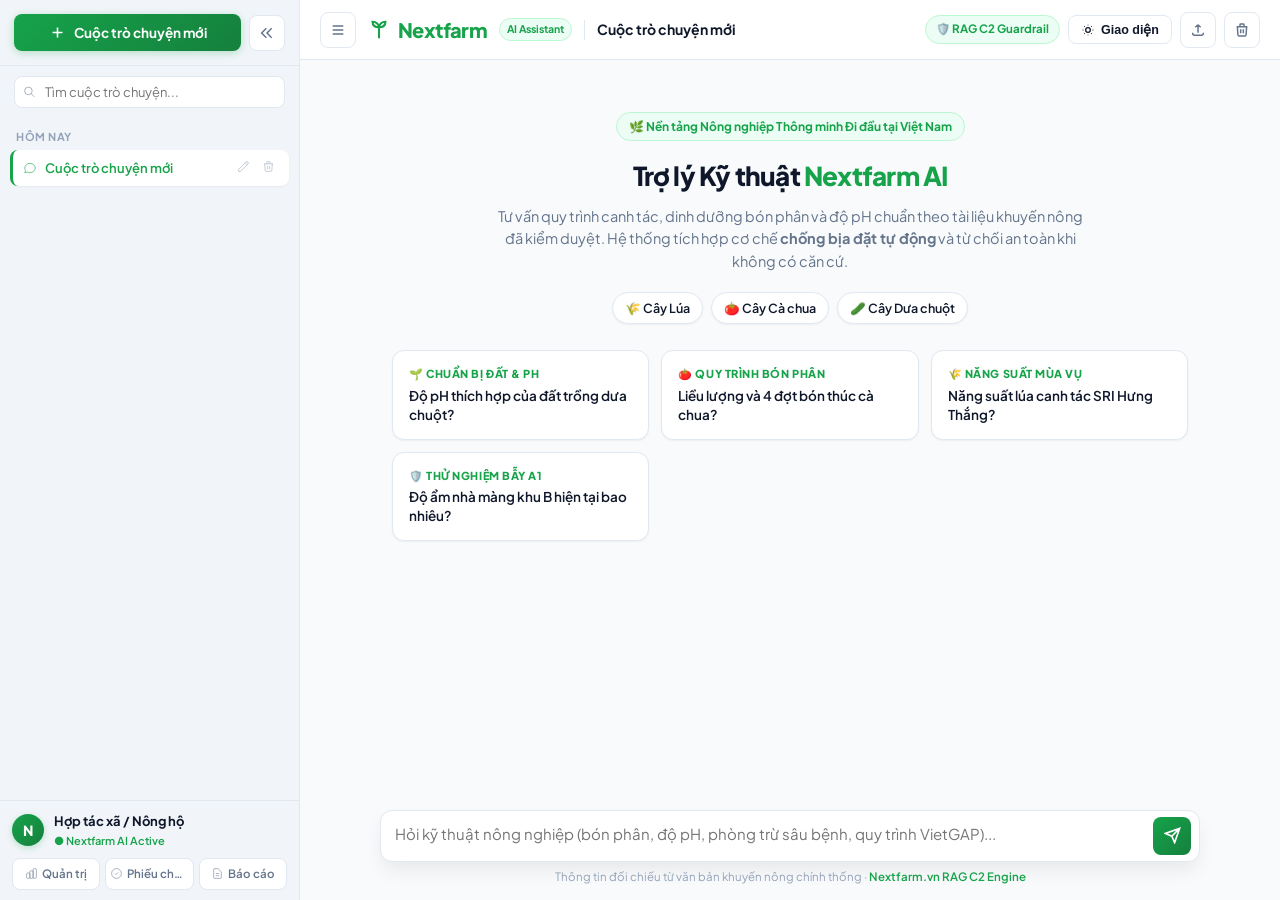
<file: frontend/chat.html>
<!DOCTYPE html>
<html lang="vi">
<head>
<meta charset="utf-8">
<meta name="viewport" content="width=device-width, initial-scale=1, maximum-scale=1, user-scalable=no">
<title>Nextfarm AI — Trợ lý Nông nghiệp Thông minh | nextfarm.vn</title>
<link rel="preconnect" href="https://fonts.googleapis.com">
<link rel="preconnect" href="https://fonts.gstatic.com" crossorigin>
<link href="https://fonts.googleapis.com/css2?family=Plus+Jakarta+Sans:wght@400;500;600;700;800&family=JetBrains+Mono:wght@400;500;600&display=swap" rel="stylesheet">
<style>
:root {
  --brand: #16a34a;
  --brand-hover: #15803d;
  --brand-light: #ecfdf5;
  --brand-glow: rgba(22, 163, 74, 0.2);
  
  --bg-app: #f8fafc;
  --bg-sidebar: #f1f5f9;
  --bg-card: #ffffff;
  --bg-card-hover: #f8fafc;
  --bg-subtle: #f1f5f9;
  --bg-glass: rgba(255, 255, 255, 0.94);
  
  --text-main: #0f172a;
  --text-muted: #64748b;
  --text-light: #94a3b8;
  --text-inverse: #ffffff;
  
  --border: #e2e8f0;
  --border-focus: #16a34a;
  
  --amber: #d97706;
  --amber-bg: #fffbeb;
  --amber-border: #fde68a;
  --amber-dark: #b45309;
  
  --emerald: #16a34a;
  --emerald-bg: #ecfdf5;
  --emerald-border: #bbf7d0;
  
  --shadow-sm: 0 1px 2px 0 rgba(0, 0, 0, 0.05);
  --shadow-md: 0 4px 6px -1px rgba(0, 0, 0, 0.07), 0 2px 4px -2px rgba(0, 0, 0, 0.05);
  --shadow-lg: 0 10px 20px -3px rgba(0, 0, 0, 0.08);
  --shadow-glow: 0 0 20px rgba(22, 163, 74, 0.25);
  
  --radius-sm: 8px;
  --radius-md: 12px;
  --radius-lg: 16px;
  --radius-full: 9999px;
  
  --sidebar-w: 300px;
}

[data-theme="dark"] {
  --brand: #22c55e;
  --brand-hover: #4ade80;
  --brand-light: rgba(34, 197, 94, 0.12);
  --brand-glow: rgba(34, 197, 94, 0.3);
  
  --bg-app: #0b1120;
  --bg-sidebar: #0f172a;
  --bg-card: #1e293b;
  --bg-card-hover: #27354f;
  --bg-subtle: #182234;
  --bg-glass: rgba(15, 23, 42, 0.92);
  
  --text-main: #f8fafc;
  --text-muted: #94a3b8;
  --text-light: #64748b;
  --text-inverse: #0b1120;
  
  --border: #334155;
  --border-focus: #22c55e;
  
  --amber: #fbbf24;
  --amber-bg: #2d2208;
  --amber-border: #78350f;
  --amber-dark: #f59e0b;
  
  --emerald: #22c55e;
  --emerald-bg: #063826;
  --emerald-border: #065f46;
  
  --shadow-sm: 0 1px 2px 0 rgba(0, 0, 0, 0.4);
  --shadow-md: 0 4px 6px -1px rgba(0, 0, 0, 0.5);
  --shadow-lg: 0 10px 20px -3px rgba(0, 0, 0, 0.6);
}

* { box-sizing: border-box; margin: 0; padding: 0; }

html, body {
  width: 100vw;
  height: 100vh;
  margin: 0;
  padding: 0;
  overflow: hidden;
  background-color: var(--bg-app);
  color: var(--text-main);
  font-family: 'Plus Jakarta Sans', system-ui, -apple-system, sans-serif;
  font-size: 15px;
  line-height: 1.6;
}

.app-layout {
  display: flex;
  flex-direction: row;
  width: 100vw;
  height: 100vh;
  overflow: hidden;
  position: relative;
}

/* ==========================================================================
   Sidebar: History & Nextfarm Brand Links
   ========================================================================== */
.sidebar {
  width: var(--sidebar-w);
  min-width: var(--sidebar-w);
  max-width: var(--sidebar-w);
  height: 100%;
  background: var(--bg-sidebar);
  border-right: 1px solid var(--border);
  display: flex;
  flex-direction: column;
  flex-shrink: 0;
  transition: margin-left 0.25s cubic-bezier(0.16, 1, 0.3, 1), transform 0.25s cubic-bezier(0.16, 1, 0.3, 1);
  z-index: 50;
  position: relative;
}

.sidebar.collapsed {
  margin-left: calc(-1 * var(--sidebar-w));
}

.sidebar-header {
  padding: 14px;
  display: flex;
  align-items: center;
  gap: 8px;
  border-bottom: 1px solid var(--border);
}

.btn-new-chat {
  flex: 1;
  display: flex;
  align-items: center;
  justify-content: center;
  gap: 8px;
  background: linear-gradient(135deg, var(--brand) 0%, var(--brand-hover) 100%);
  color: #ffffff;
  border: none;
  border-radius: var(--radius-sm);
  padding: 10px 14px;
  font-family: inherit;
  font-size: 13.5px;
  font-weight: 700;
  cursor: pointer;
  box-shadow: 0 2px 8px rgba(22, 163, 74, 0.28);
  transition: all 0.2s ease;
  white-space: nowrap;
}
.btn-new-chat:hover {
  filter: brightness(1.08);
  box-shadow: var(--shadow-glow);
}
.btn-new-chat svg { width: 17px; height: 17px; stroke: currentColor; fill: none; stroke-width: 2.3; flex-shrink: 0; }

.btn-icon-sq {
  width: 36px;
  height: 36px;
  border-radius: var(--radius-sm);
  background: var(--bg-card);
  border: 1px solid var(--border);
  color: var(--text-muted);
  display: flex;
  align-items: center;
  justify-content: center;
  cursor: pointer;
  flex-shrink: 0;
  transition: all 0.2s ease;
}
.btn-icon-sq:hover {
  background: var(--bg-card-hover);
  color: var(--brand);
  border-color: var(--brand);
}
.btn-icon-sq svg { width: 16px; height: 16px; stroke: currentColor; fill: none; stroke-width: 2.2; }

.sidebar-search {
  padding: 10px 14px 4px;
}
.search-wrap {
  position: relative;
  width: 100%;
}
.search-wrap input {
  width: 100%;
  padding: 7px 10px 7px 30px;
  border-radius: var(--radius-sm);
  background: var(--bg-card);
  border: 1px solid var(--border);
  color: var(--text-main);
  font-family: inherit;
  font-size: 13px;
  outline: none;
  transition: all 0.2s ease;
}
.search-wrap input:focus {
  border-color: var(--brand);
  box-shadow: 0 0 0 2px var(--brand-glow);
}
.search-wrap svg {
  position: absolute;
  left: 9px;
  top: 50%;
  transform: translateY(-50%);
  width: 13px;
  height: 13px;
  stroke: var(--text-muted);
  fill: none;
}

.sidebar-history {
  flex: 1;
  overflow-y: auto;
  padding: 6px 10px;
}

.history-title-group {
  font-size: 11px;
  font-weight: 700;
  text-transform: uppercase;
  letter-spacing: 0.05em;
  color: var(--text-light);
  padding: 10px 6px 4px;
}

.chat-item {
  display: flex;
  align-items: center;
  justify-content: space-between;
  padding: 8px 10px;
  border-radius: var(--radius-sm);
  margin-bottom: 2px;
  cursor: pointer;
  color: var(--text-muted);
  transition: all 0.15s ease;
}
.chat-item:hover {
  background: var(--bg-card);
  color: var(--text-main);
}
.chat-item.active {
  background: var(--bg-card);
  color: var(--brand);
  font-weight: 600;
  box-shadow: var(--shadow-sm);
  border-left: 3px solid var(--brand);
}

.chat-item-text {
  white-space: nowrap;
  overflow: hidden;
  text-overflow: ellipsis;
  font-size: 13px;
  display: flex;
  align-items: center;
  gap: 8px;
  flex: 1;
}
.chat-item-text svg { width: 14px; height: 14px; stroke: currentColor; fill: none; flex-shrink: 0; }

.chat-item-tools {
  display: none;
  align-items: center;
  gap: 4px;
}
.chat-item:hover .chat-item-tools,
.chat-item.active .chat-item-tools {
  display: flex;
}

.btn-chat-tool {
  background: transparent;
  border: none;
  color: var(--text-light);
  padding: 2px 4px;
  border-radius: 4px;
  cursor: pointer;
}
.btn-chat-tool:hover {
  color: var(--text-main);
  background: var(--bg-subtle);
}
.btn-chat-tool.del:hover {
  color: #ef4444;
}
.btn-chat-tool svg { width: 13px; height: 13px; stroke: currentColor; fill: none; }

/* Sidebar Nextfarm Ecosystem Links */
.sidebar-ecosystem-box {
  padding: 10px 14px;
  border-top: 1px solid var(--border);
  background: var(--bg-card);
}
.ecosystem-title {
  font-size: 10.5px;
  font-weight: 800;
  text-transform: uppercase;
  letter-spacing: 0.06em;
  color: var(--brand);
  margin-bottom: 6px;
  display: flex;
  align-items: center;
  justify-content: space-between;
}
.ecosystem-list {
  display: grid;
  grid-template-columns: 1fr 1fr;
  gap: 4px;
}
.eco-link-pill {
  display: flex;
  align-items: center;
  gap: 5px;
  font-size: 11.5px;
  font-weight: 600;
  color: var(--text-muted);
  text-decoration: none;
  padding: 4px 6px;
  border-radius: var(--radius-sm);
  background: var(--bg-subtle);
  transition: all 0.15s ease;
}
.eco-link-pill:hover {
  color: var(--brand);
  background: var(--brand-light);
}

/* Sidebar Footer */
.sidebar-footer {
  padding: 10px 12px;
  border-top: 1px solid var(--border);
  background: var(--bg-sidebar);
  display: flex;
  flex-direction: column;
  gap: 8px;
  box-sizing: border-box;
}

.user-badge-row {
  display: flex;
  align-items: center;
  gap: 10px;
}
.user-avatar-circle {
  width: 32px;
  height: 32px;
  border-radius: 50%;
  background: linear-gradient(135deg, var(--brand) 0%, var(--brand-hover) 100%);
  color: #ffffff;
  display: flex;
  align-items: center;
  justify-content: center;
  font-size: 14px;
  font-weight: 800;
  flex-shrink: 0;
  box-shadow: 0 2px 6px rgba(22, 163, 74, 0.25);
}
.user-info-col {
  flex: 1;
  overflow: hidden;
}
.user-name-txt {
  font-size: 13px;
  font-weight: 700;
  color: var(--text-main);
  white-space: nowrap;
  overflow: hidden;
  text-overflow: ellipsis;
}
.user-sub-txt {
  font-size: 11px;
  color: var(--brand);
  font-weight: 600;
}

.sidebar-nav-links {
  display: flex;
  gap: 5px;
  width: 100%;
  box-sizing: border-box;
}
.btn-nav-link {
  flex: 1 1 0;
  min-width: 0;
  display: flex;
  align-items: center;
  justify-content: center;
  gap: 4px;
  padding: 6px 4px;
  border-radius: var(--radius-sm);
  background: var(--bg-card);
  border: 1px solid var(--border);
  color: var(--text-muted);
  font-size: 11.5px;
  font-weight: 600;
  text-decoration: none;
  cursor: pointer;
  transition: all 0.2s ease;
  white-space: nowrap;
  box-sizing: border-box;
}
.btn-nav-link:hover {
  background: var(--bg-card-hover);
  color: var(--brand);
  border-color: var(--brand);
}
.btn-nav-link span {
  overflow: hidden;
  text-overflow: ellipsis;
  white-space: nowrap;
}
.btn-nav-link svg {
  width: 13px;
  height: 13px;
  stroke: currentColor;
  fill: none;
  flex-shrink: 0;
}

/* ==========================================================================
   Main Chat View (Nextfarm Brand Header)
   ========================================================================== */
.main-chat-view {
  flex: 1;
  min-width: 0;
  height: 100%;
  display: flex;
  flex-direction: column;
  position: relative;
  overflow: hidden;
  background: var(--bg-app);
}

.chat-header {
  height: 60px;
  min-height: 60px;
  padding: 0 20px;
  display: flex;
  align-items: center;
  justify-content: space-between;
  border-bottom: 1px solid var(--border);
  background: var(--bg-glass);
  backdrop-filter: blur(16px);
  -webkit-backdrop-filter: blur(16px);
  z-index: 10;
}

.header-left-part {
  display: flex;
  align-items: center;
  gap: 12px;
  min-width: 0;
}

.brand-logo-mark {
  display: flex;
  align-items: center;
  gap: 8px;
  text-decoration: none;
}
.brand-logo-text {
  font-size: 20px;
  font-weight: 800;
  letter-spacing: -0.03em;
  color: var(--brand);
  display: flex;
  align-items: center;
  gap: 4px;
}
.brand-logo-leaf {
  width: 22px;
  height: 22px;
  color: var(--brand);
}
.brand-tagline-badge {
  font-size: 10.5px;
  font-weight: 700;
  background: var(--brand-light);
  color: var(--brand);
  padding: 2px 7px;
  border-radius: var(--radius-full);
  border: 1px solid var(--emerald-border);
  white-space: nowrap;
}

.header-divider-v {
  width: 1px;
  height: 20px;
  background: var(--border);
}

.header-chat-title {
  font-size: 14px;
  font-weight: 700;
  color: var(--text-main);
  white-space: nowrap;
  overflow: hidden;
  text-overflow: ellipsis;
}

.header-right-tools {
  display: flex;
  align-items: center;
  gap: 8px;
  flex-shrink: 0;
}

.btn-header-tool {
  display: flex;
  align-items: center;
  gap: 6px;
  padding: 6px 12px;
  border-radius: var(--radius-sm);
  background: var(--bg-card);
  border: 1px solid var(--border);
  color: var(--text-main);
  font-size: 12.5px;
  font-weight: 600;
  cursor: pointer;
  transition: all 0.2s ease;
}
.btn-header-tool:hover {
  border-color: var(--brand);
  color: var(--brand);
}
.btn-header-tool svg {
  width: 14px;
  height: 14px;
  stroke: currentColor;
  fill: none;
  stroke-width: 2.2;
}

.guardrail-pill {
  display: inline-flex;
  align-items: center;
  gap: 5px;
  padding: 4px 10px;
  border-radius: var(--radius-full);
  background: var(--emerald-bg);
  border: 1px solid var(--emerald-border);
  color: var(--brand);
  font-size: 11.5px;
  font-weight: 700;
  white-space: nowrap;
}

/* Messages Container */
.chat-scroll-area {
  flex: 1;
  overflow-y: auto;
  padding: 24px 20px 140px;
  display: flex;
  flex-direction: column;
  align-items: center;
  scroll-behavior: smooth;
}

.messages-max-container {
  width: 100%;
  max-width: 820px;
  display: flex;
  flex-direction: column;
  gap: 22px;
}

/* ==========================================================================
   Welcome Hero (Nextfarm Ecosystem Style)
   ========================================================================== */
.welcome-hero-box {
  display: flex;
  flex-direction: column;
  align-items: center;
  text-align: center;
  padding: 28px 12px 10px;
  animation: fadeIn 0.3s ease;
}

.brand-badge-pill {
  display: inline-flex;
  align-items: center;
  gap: 6px;
  padding: 4px 12px;
  border-radius: var(--radius-full);
  background: var(--brand-light);
  color: var(--brand);
  border: 1px solid var(--emerald-border);
  font-size: 12px;
  font-weight: 700;
  margin-bottom: 14px;
}

.welcome-title-h2 {
  font-size: 26px;
  font-weight: 800;
  letter-spacing: -0.03em;
  color: var(--text-main);
  margin-bottom: 8px;
}
.welcome-title-h2 span {
  color: var(--brand);
}

.welcome-desc-txt {
  font-size: 14.5px;
  color: var(--text-muted);
  max-width: 600px;
  line-height: 1.55;
  margin-bottom: 20px;
}

.crops-chip-row {
  display: flex;
  gap: 8px;
  margin-bottom: 26px;
  flex-wrap: wrap;
  justify-content: center;
}
.crop-tag-chip {
  padding: 5px 12px;
  border-radius: var(--radius-full);
  background: var(--bg-card);
  border: 1px solid var(--border);
  font-size: 12.5px;
  font-weight: 600;
  color: var(--text-main);
  box-shadow: var(--shadow-sm);
  display: flex;
  align-items: center;
  gap: 5px;
}

.prompts-bento-grid {
  display: grid;
  grid-template-columns: repeat(auto-fit, minmax(240px, 1fr));
  gap: 12px;
  width: 100%;
  text-align: left;
}

.bento-prompt-item {
  background: var(--bg-card);
  border: 1px solid var(--border);
  border-radius: var(--radius-md);
  padding: 14px 16px;
  cursor: pointer;
  transition: all 0.2s ease;
  display: flex;
  flex-direction: column;
  gap: 4px;
  box-shadow: var(--shadow-sm);
}
.bento-prompt-item:hover {
  border-color: var(--brand);
  background: var(--bg-card-hover);
  transform: translateY(-2px);
  box-shadow: var(--shadow-md);
}
.bento-tag-title {
  font-size: 11px;
  font-weight: 800;
  text-transform: uppercase;
  letter-spacing: 0.05em;
  color: var(--brand);
}
.bento-query-txt {
  font-size: 13.5px;
  font-weight: 600;
  color: var(--text-main);
  line-height: 1.4;
}

/* ==========================================================================
   Chat Messages & Clean Rendering
   ========================================================================== */
.msg-user-row {
  display: flex;
  justify-content: flex-end;
}
.msg-user-bubble {
  background: linear-gradient(135deg, var(--brand) 0%, var(--brand-hover) 100%);
  color: #ffffff;
  padding: 12px 18px;
  border-radius: 16px 16px 4px 16px;
  max-width: 82%;
  font-size: 15px;
  font-weight: 500;
  box-shadow: 0 4px 14px rgba(22, 163, 74, 0.22);
  line-height: 1.55;
  word-wrap: break-word;
}

.msg-bot-row {
  display: flex;
  gap: 12px;
  align-items: flex-start;
}

.bot-icon-avatar {
  width: 36px;
  height: 36px;
  border-radius: var(--radius-md);
  background: linear-gradient(135deg, var(--brand) 0%, var(--brand-hover) 100%);
  color: #ffffff;
  display: flex;
  align-items: center;
  justify-content: center;
  flex-shrink: 0;
  box-shadow: 0 2px 8px rgba(22, 163, 74, 0.28);
  margin-top: 2px;
}
.bot-icon-avatar svg { width: 20px; height: 20px; fill: none; stroke: currentColor; stroke-width: 2.2; }

.bot-card-box {
  flex: 1;
  min-width: 0;
  background: var(--bg-card);
  border: 1px solid var(--border);
  border-radius: var(--radius-md);
  padding: 18px 20px;
  box-shadow: var(--shadow-sm);
  transition: all 0.2s ease;
}

.bot-card-box.grounded,
.bot-card-box.assistant,
.bot-card-box.clarify {
  border-left: 4px solid var(--brand);
  background: var(--bg-card);
}

.bot-card-box.scope {
  border-left: 4px solid #3b82f6;
  background: var(--bg-card);
}

.bot-card-box.notice {
  background: var(--amber-bg);
  border-color: var(--amber-border);
  border-left: 4px solid var(--amber);
}

.bot-status-tag {
  display: inline-flex;
  align-items: center;
  gap: 6px;
  font-size: 11.5px;
  font-weight: 800;
  text-transform: uppercase;
  letter-spacing: 0.04em;
  padding: 3px 9px;
  border-radius: var(--radius-full);
  margin-bottom: 12px;
}

.bot-status-tag.grounded,
.bot-status-tag.assistant {
  background: var(--emerald-bg);
  color: var(--brand);
  border: 1px solid var(--emerald-border);
}

.bot-status-tag.clarify {
  background: var(--brand-light);
  color: var(--brand);
  border: 1px solid var(--emerald-border);
}

.bot-status-tag.scope {
  background: rgba(59, 130, 246, 0.1);
  color: #3b82f6;
  border: 1px solid rgba(59, 130, 246, 0.3);
}

.bot-status-tag.notice {
  background: var(--amber-bg);
  color: var(--amber-dark);
  border: 1px solid var(--amber-border);
}

.bot-status-tag svg { width: 14px; height: 14px; stroke-width: 2.3; fill: none; stroke: currentColor; }

.bot-text-content {
  font-size: 15px;
  line-height: 1.68;
  color: var(--text-main);
  word-wrap: break-word;
}
.bot-text-content p { margin-bottom: 10px; }
.bot-text-content p:last-child { margin-bottom: 0; }
.bot-text-content ul, .bot-text-content ol { margin: 8px 0 10px 20px; }
.bot-text-content li { margin-bottom: 4px; }
.bot-text-content strong { color: var(--text-main); font-weight: 700; }
.bot-text-content code {
  background: var(--bg-subtle);
  border: 1px solid var(--border);
  padding: 2px 6px;
  border-radius: 4px;
  font-family: 'JetBrains Mono', monospace;
  font-size: 13px;
}

/* Sleek Citation Pills */
.cite-ref-pill {
  display: inline-flex;
  align-items: center;
  justify-content: center;
  font-size: 11px;
  font-weight: 800;
  color: var(--brand);
  background: var(--brand-light);
  border: 1px solid var(--emerald-border);
  border-radius: 4px;
  padding: 1px 5px;
  margin: 0 3px;
  text-decoration: none;
  cursor: pointer;
  vertical-align: 1px;
  transition: all 0.15s ease;
  line-height: 1.2;
}
.cite-ref-pill:hover {
  background: var(--brand);
  color: #ffffff;
  transform: translateY(-1px);
  box-shadow: 0 2px 6px rgba(22, 163, 74, 0.35);
}

/* Citations Cards */
.citations-wrapper {
  margin-top: 16px;
  padding-top: 14px;
  border-top: 1px dashed var(--border);
}
.citations-title-bar {
  font-size: 11.5px;
  font-weight: 800;
  text-transform: uppercase;
  letter-spacing: 0.05em;
  color: var(--text-muted);
  margin-bottom: 8px;
  display: flex;
  align-items: center;
  gap: 6px;
}
.citation-card-link {
  display: block;
  background: var(--bg-subtle);
  border: 1px solid var(--border);
  border-radius: var(--radius-sm);
  padding: 10px 14px;
  margin-bottom: 6px;
  text-decoration: none;
  color: inherit;
  transition: all 0.18s ease;
  scroll-margin-top: 70px;
}
.citation-card-link:hover {
  border-color: var(--brand);
  background: var(--bg-card);
  transform: translateX(2px);
  box-shadow: var(--shadow-sm);
}
.citation-card-link.highlight {
  border-color: var(--brand);
  background: var(--brand-light);
  box-shadow: 0 0 0 2px var(--brand-glow);
}
.citation-head-row {
  display: flex;
  align-items: center;
  justify-content: space-between;
  gap: 8px;
  margin-bottom: 4px;
}
.citation-doc-left {
  display: flex;
  align-items: center;
  gap: 6px;
}
.citation-index-badge {
  font-size: 11px;
  font-weight: 800;
  padding: 1px 6px;
  border-radius: 4px;
  background: var(--brand);
  color: #ffffff;
}
.citation-doc-name {
  font-size: 13.5px;
  font-weight: 700;
  color: var(--text-main);
}
.citation-tier-pill {
  font-size: 10px;
  font-weight: 800;
  padding: 1px 6px;
  border-radius: var(--radius-full);
  background: var(--brand-light);
  color: var(--brand);
  border: 1px solid var(--emerald-border);
}
.citation-quote-txt {
  font-size: 12.5px;
  color: var(--text-muted);
  border-left: 2px solid var(--brand);
  padding-left: 8px;
  margin-top: 4px;
  font-style: italic;
  line-height: 1.45;
}

.bot-tools-row {
  display: flex;
  align-items: center;
  gap: 6px;
  margin-top: 14px;
  padding-top: 8px;
  border-top: 1px solid var(--border);
}
.btn-tool-pill {
  background: transparent;
  border: 1px solid transparent;
  color: var(--text-muted);
  padding: 4px 9px;
  border-radius: var(--radius-sm);
  font-size: 12px;
  font-weight: 600;
  cursor: pointer;
  display: inline-flex;
  align-items: center;
  gap: 4px;
  transition: all 0.15s ease;
}
.btn-tool-pill:hover {
  background: var(--bg-subtle);
  color: var(--text-main);
  border-color: var(--border);
}
.btn-tool-pill svg { width: 14px; height: 14px; stroke: currentColor; fill: none; }

/* Typing Wave */
.typing-wave-bar {
  display: flex;
  align-items: center;
  gap: 5px;
  padding: 6px 0;
}
.wave-dot {
  width: 6px;
  height: 6px;
  border-radius: 50%;
  background: var(--brand);
  animation: wavePulse 1.4s infinite ease-in-out both;
}
.wave-dot:nth-child(1) { animation-delay: -0.32s; }
.wave-dot:nth-child(2) { animation-delay: -0.16s; }
.wave-dot:nth-child(3) { animation-delay: 0s; }

@keyframes wavePulse {
  0%, 80%, 100% { transform: scale(0.6); opacity: 0.3; }
  40% { transform: scale(1); opacity: 1; }
}

/* ==========================================================================
   Bottom Input Floating Box
   ========================================================================== */
.input-floating-bottom {
  position: absolute;
  left: 0; right: 0; bottom: 0;
  padding: 16px 20px 14px;
  background: linear-gradient(180deg, rgba(248,250,252,0) 0%, var(--bg-app) 35%);
  display: flex;
  flex-direction: column;
  align-items: center;
  pointer-events: none;
  z-index: 20;
}
[data-theme="dark"] .input-floating-bottom {
  background: linear-gradient(180deg, rgba(11,17,32,0) 0%, var(--bg-app) 35%);
}

.input-box-wrap {
  width: 100%;
  max-width: 820px;
  pointer-events: auto;
  background: var(--bg-card);
  border: 1px solid var(--border);
  border-radius: var(--radius-md);
  padding: 6px 8px 6px 14px;
  display: flex;
  align-items: flex-end;
  gap: 8px;
  box-shadow: var(--shadow-lg);
  transition: all 0.2s ease;
}
.input-box-wrap:focus-within {
  border-color: var(--border-focus);
  box-shadow: 0 0 0 3px var(--brand-glow), var(--shadow-lg);
}

textarea#main-query-input {
  flex: 1;
  font-family: inherit;
  font-size: 15px;
  line-height: 1.5;
  padding: 6px 0;
  resize: none;
  border: none;
  background: transparent;
  color: var(--text-main);
  min-height: 38px;
  max-height: 140px;
  outline: none;
}

.btn-send-action {
  width: 38px;
  height: 38px;
  border-radius: var(--radius-sm);
  background: linear-gradient(135deg, var(--brand) 0%, var(--brand-hover) 100%);
  color: #ffffff;
  border: none;
  display: flex;
  align-items: center;
  justify-content: center;
  cursor: pointer;
  flex-shrink: 0;
  transition: all 0.2s ease;
}
.btn-send-action:hover:not(:disabled) {
  transform: scale(1.05);
  box-shadow: var(--shadow-glow);
}
.btn-send-action:disabled {
  opacity: 0.4;
  cursor: not-allowed;
  transform: none;
}
.btn-send-action svg { width: 17px; height: 17px; stroke: currentColor; fill: none; stroke-width: 2.3; }

.bottom-meta-txt {
  text-align: center;
  font-size: 11.5px;
  color: var(--text-light);
  margin-top: 6px;
}
.bottom-meta-txt a {
  color: var(--brand);
  text-decoration: none;
  font-weight: 600;
}

.toast-bar {
  position: fixed;
  bottom: 80px;
  left: 50%;
  transform: translateX(-50%) translateY(20px);
  background: var(--text-main);
  color: var(--text-inverse);
  padding: 7px 16px;
  border-radius: var(--radius-full);
  font-size: 12.5px;
  font-weight: 600;
  box-shadow: var(--shadow-lg);
  opacity: 0;
  pointer-events: none;
  transition: all 0.2s ease;
  z-index: 100;
}
.toast-bar.show {
  opacity: 1;
  transform: translateX(-50%) translateY(0);
}

.mobile-backdrop {
  display: none;
  position: fixed;
  inset: 0;
  background: rgba(0, 0, 0, 0.4);
  backdrop-filter: blur(4px);
  z-index: 45;
}

@media (max-width: 768px) {
  .sidebar {
    position: fixed;
    top: 0; bottom: 0; left: 0;
    box-shadow: var(--shadow-lg);
  }
  .sidebar.collapsed {
    margin-left: 0;
    transform: translateX(-100%);
  }
  .mobile-backdrop.show { display: block; }
  .msg-user-bubble { max-width: 90%; }
}
</style>
</head>
<body>

<div class="app-layout">
  <div class="mobile-backdrop" id="mobile-backdrop"></div>

  <!-- Sidebar: Conversation History & Nextfarm Platform Links -->
  <aside class="sidebar" id="sidebar">
    <div class="sidebar-header">
      <button class="btn-new-chat" id="btn-new-chat">
        <svg viewBox="0 0 24 24"><path d="M12 5v14M5 12h14"/></svg>
        <span>Cuộc trò chuyện mới</span>
      </button>
      <button class="btn-icon-sq" id="btn-collapse-sidebar" title="Thu gọn thanh bên">
        <svg viewBox="0 0 24 24"><path d="M11 19l-7-7 7-7m8 14l-7-7 7-7"/></svg>
      </button>
    </div>

    <div class="sidebar-search">
      <div class="search-wrap">
        <svg viewBox="0 0 24 24"><path d="M21 21l-6-6m2-5a7 7 0 11-14 0 7 7 0 0114 0z"/></svg>
        <input type="text" id="history-search-input" placeholder="Tìm cuộc trò chuyện...">
      </div>
    </div>

    <div class="sidebar-history" id="sidebar-chat-list"></div>

    <div class="sidebar-footer">
      <div class="user-badge-row">
        <div class="user-avatar-circle">N</div>
        <div class="user-info-col">
          <div class="user-name-txt">Hợp tác xã / Nông hộ</div>
          <div class="user-sub-txt">● Nextfarm AI Active</div>
        </div>
      </div>
      <div class="sidebar-nav-links">
        <a href="/admin" class="btn-nav-link" title="Bảng Quản trị">
          <svg viewBox="0 0 24 24"><path d="M9 19v-6a2 2 0 00-2-2H5a2 2 0 00-2 2v6a2 2 0 002 2h2a2 2 0 002-2zm0 0V9a2 2 0 012-2h2a2 2 0 012 2v10m-6 0a2 2 0 002 2h2a2 2 0 002-2m0 0V5a2 2 0 012-2h2a2 2 0 012 2v14a2 2 0 01-2 2h-2a2 2 0 01-2-2z"/></svg>
          <span>Quản trị</span>
        </a>
        <a href="/expert" class="btn-nav-link" title="Phiếu Chấm Chuyên Gia">
          <svg viewBox="0 0 24 24"><path d="M9 12l2 2 4-4m6 2a9 9 0 11-18 0 9 9 0 0118 0z"/></svg>
          <span>Phiếu chấm</span>
        </a>
        <a href="/report" class="btn-nav-link" title="Báo cáo Tổng kết">
          <svg viewBox="0 0 24 24"><path d="M9 12h6m-6 4h6m2 5H7a2 2 0 01-2-2V5a2 2 0 012-2h5.586a1 1 0 01.707.293l5.414 5.414a1 1 0 01.293.707V19a2 2 0 01-2 2z"/></svg>
          <span>Báo cáo</span>
        </a>
      </div>
    </div>
  </aside>

  <!-- Main Chat Content -->
  <main class="main-chat-view">
    <header class="chat-header">
      <div class="header-left-part">
        <button class="btn-icon-sq" id="btn-toggle-sidebar" title="Mở / Đóng thanh bên">
          <svg viewBox="0 0 24 24"><path d="M4 6h16M4 12h16M4 18h16"/></svg>
        </button>
        <a href="https://nextfarm.vn" target="_blank" class="brand-logo-mark" title="Trang chủ Nextfarm.vn">
          <svg class="brand-logo-leaf" viewBox="0 0 24 24" fill="none" stroke="currentColor" stroke-width="2.3"><path d="M12 21V9M12 9C12 6 9 3 5 3c0 4 3 6 7 6M12 9c0-3 3-6 7-6 0 4-3 6-7 6"/></svg>
          <span class="brand-logo-text">Nextfarm</span>
        </a>
        <div class="brand-tagline-badge">AI Assistant</div>
        <div class="header-divider-v"></div>
        <div class="header-chat-title" id="active-title-label">Cuộc trò chuyện mới</div>
      </div>
      <div class="header-right-tools">
        <div class="guardrail-pill" title="Hệ thống RAG C2 chống bịa đặt kiểm chứng 3 tầng">
          <span>🛡️ RAG C2 Guardrail</span>
        </div>
        <button class="btn-header-tool" id="btn-theme-mode" title="Chuyển chế độ Giao diện Sáng / Tối">
          <svg viewBox="0 0 24 24"><path d="M12 3v1m0 16v1m9-9h-1M4 12H3m15.364 6.364l-.707-.707M6.343 6.343l-.707-.707m12.728 0l-.707.707M6.343 17.657l-.707.707M16 12a4 4 0 11-8 0 4 4 0 018 0z"/></svg>
          <span>Giao diện</span>
        </button>
        <button class="btn-icon-sq" id="btn-export-markdown" title="Xuất hội thoại ra Markdown">
          <svg viewBox="0 0 24 24"><path d="M4 16v1a3 3 0 003 3h10a3 3 0 003-3v-1m-4-8l-4-4m0 0L8 8m4-4v12"/></svg>
        </button>
        <button class="btn-icon-sq" id="btn-clear-session" title="Xóa đoạn chat này">
          <svg viewBox="0 0 24 24"><path d="M19 7l-.867 12.142A2 2 0 0116.138 21H7.862a2 2 0 01-1.995-1.858L5 7m5 4v6m4-6v6m1-10V4a1 1 0 00-1-1h-4a1 1 0 00-1 1v3M4 7h16"/></svg>
        </button>
      </div>
    </header>

    <div class="chat-scroll-area" id="chat-scroll-area">
      <div class="messages-max-container" id="messages-max-container">
        <!-- Empty State Hero -->
        <div class="welcome-hero-box" id="welcome-hero-box">
          <div class="brand-badge-pill">
            <span>🌿 Nền tảng Nông nghiệp Thông minh Đi đầu tại Việt Nam</span>
          </div>
          <h2 class="welcome-title-h2">Trợ lý Kỹ thuật <span>Nextfarm AI</span></h2>
          <p class="welcome-desc-txt">
            Tư vấn quy trình canh tác, dinh dưỡng bón phân và độ pH chuẩn theo tài liệu khuyến nông đã kiểm duyệt. Hệ thống tích hợp cơ chế <strong>chống bịa đặt tự động</strong> và từ chối an toàn khi không có căn cứ.
          </p>

          <div class="crops-chip-row">
            <span class="crop-tag-chip">🌾 Cây Lúa</span>
            <span class="crop-tag-chip">🍅 Cây Cà chua</span>
            <span class="crop-tag-chip">🥒 Cây Dưa chuột</span>
          </div>

          <div class="prompts-bento-grid">
            <div class="bento-prompt-item" data-query="Dưa chuột thích hợp với đất có pH khoảng bao nhiêu khi chuẩn bị đất?">
              <div class="bento-tag-title">🌱 Chuẩn bị đất & pH</div>
              <div class="bento-query-txt">Độ pH thích hợp của đất trồng dưa chuột?</div>
            </div>

            <div class="bento-prompt-item" data-query="Quy trình bón thúc cho cà chua chia làm mấy lần và liều lượng thế nào?">
              <div class="bento-tag-title">🍅 Quy trình bón phân</div>
              <div class="bento-query-txt">Liều lượng và 4 đợt bón thúc cà chua?</div>
            </div>

            <div class="bento-prompt-item" data-query="Năng suất thu hoạch lúa SRI tại Hưng Thắng là bao nhiêu?">
              <div class="bento-tag-title">🌾 Năng suất mùa vụ</div>
              <div class="bento-query-txt">Năng suất lúa canh tác SRI Hưng Thắng?</div>
            </div>

            <div class="bento-prompt-item" data-query="Độ ẩm nhà màng khu B hiện tại là bao nhiêu?">
              <div class="bento-tag-title">🛡️ Thử nghiệm bẫy A1</div>
              <div class="bento-query-txt">Độ ẩm nhà màng khu B hiện tại bao nhiêu?</div>
            </div>
          </div>
        </div>

        <div id="dialog-flow" style="display:flex; flex-direction:column; gap:22px;"></div>
      </div>
    </div>

    <!-- Floating Input Pill -->
    <div class="input-floating-bottom">
      <div class="input-box-wrap">
        <textarea id="main-query-input" rows="1" placeholder="Hỏi kỹ thuật nông nghiệp (bón phân, độ pH, phòng trừ sâu bệnh, quy trình VietGAP)..." aria-label="Nội dung câu hỏi"></textarea>
        <button class="btn-send-action" id="btn-send-action" title="Gửi câu hỏi (Enter)">
          <svg viewBox="0 0 24 24"><path d="M22 2L11 13M22 2l-7 20-4-9-9-4 20-7z"/></svg>
        </button>
      </div>
      <div class="bottom-meta-txt">
        Thông tin đối chiếu từ văn bản khuyến nông chính thống · <a href="https://nextfarm.vn" target="_blank">Nextfarm.vn RAG C2 Engine</a>
      </div>
    </div>
  </main>
</div>

<div class="toast-bar" id="toast-bar">Đã sao chép vào bộ nhớ tạm!</div>

<script>
const STORAGE_KEY = "nextfarm_conversations_v6";
const ACTIVE_KEY = "nextfarm_active_id_v6";

const REASON_LABELS = {
  garden_data:           "Lưu ý số liệu cảm biến vườn (A1)",
  product_feature:       "Lưu ý tính năng ứng dụng (A2)",
  device_control:        "Lưu ý điều khiển thiết bị",
  out_of_scope:          "Phạm vi cây trồng hiện tại",
  insufficient_evidence: "Chưa đủ tài liệu khuyến nông trong kho",
  grounding_khong_dat:   "Không đạt đối chiếu tài liệu",
  can_lam_ro:            "Gợi ý lựa chọn cây trồng",
  loi_he_thong:          "Hệ thống đang bận",
  loi_dinh_dang:         "Đang xử lý câu trả lời",
};

const ICON_VERIFIED = '<svg viewBox="0 0 24 24"><path d="M9 12l2 2 4-4m5.618-4.016A11.955 11.955 0 0112 2.944a11.955 11.955 0 01-8.618 3.04A12.02 12.02 0 003 9c0 5.591 3.824 10.29 9 11.622 5.176-1.332 9-6.03 9-11.622 0-1.042-.133-2.052-.382-3.016z"/></svg>';
const ICON_WARNING  = '<svg viewBox="0 0 24 24"><path d="M12 9v2m0 4h.01m-6.938 4h13.856c1.54 0 2.502-1.667 1.732-3L13.732 4c-.77-1.333-2.694-1.333-3.464 0L3.34 16c-.77 1.333.192 3 1.732 3z"/></svg>';

let conversations = [];
let activeId = null;
let isBusy = false;

const $sidebar = document.getElementById("sidebar");
const $backdrop = document.getElementById("mobile-backdrop");
const $chatList = document.getElementById("sidebar-chat-list");
const $welcomeBox = document.getElementById("welcome-hero-box");
const $dialogFlow = document.getElementById("dialog-flow");
const $input = document.getElementById("main-query-input");
const $btnSend = document.getElementById("btn-send-action");
const $titleLabel = document.getElementById("active-title-label");
const $toast = document.getElementById("toast-bar");

const escapeHtml = s => String(s ?? "").replace(/[&<>"']/g,
  c => ({"&":"&amp;","<":"&lt;",">":"&gt;",'"':"&quot;","'":"&#39;"}[c]));

function showToast(msg) {
  $toast.textContent = msg;
  $toast.classList.add("show");
  setTimeout(() => $toast.classList.remove("show"), 2000);
}

// Theme
const $btnTheme = document.getElementById("btn-theme-mode");
let currentTheme = localStorage.getItem("nextfarm_theme") || 
  (window.matchMedia("(prefers-color-scheme: dark)").matches ? "dark" : "light");
document.documentElement.setAttribute("data-theme", currentTheme);

$btnTheme.onclick = () => {
  currentTheme = currentTheme === "dark" ? "light" : "dark";
  document.documentElement.setAttribute("data-theme", currentTheme);
  localStorage.setItem("nextfarm_theme", currentTheme);
};

// Storage
function loadData() {
  try {
    const raw = localStorage.getItem(STORAGE_KEY);
    conversations = raw ? JSON.parse(raw) : [];
    activeId = localStorage.getItem(ACTIVE_KEY);
  } catch (e) {
    conversations = [];
    activeId = null;
  }
}

function saveData() {
  localStorage.setItem(STORAGE_KEY, JSON.stringify(conversations));
  if (activeId) localStorage.setItem(ACTIVE_KEY, activeId);
}

function createNewChat() {
  const newChat = {
    id: "chat_" + Date.now(),
    title: "Cuộc trò chuyện mới",
    createdAt: new Date().toISOString(),
    updatedAt: new Date().toISOString(),
    messages: []
  };
  conversations.unshift(newChat);
  activeId = newChat.id;
  saveData();
  renderSidebar();
  renderActiveChat();
  if (window.innerWidth <= 768) closeSidebar();
}

function deleteChat(id, e) {
  if (e) e.stopPropagation();
  if (!confirm("Bạn có chắc chắn muốn xóa cuộc trò chuyện này?")) return;
  conversations = conversations.filter(c => c.id !== id);
  if (activeId === id) {
    activeId = conversations.length ? conversations[0].id : null;
  }
  saveData();
  renderSidebar();
  renderActiveChat();
}

function renameChat(id, e) {
  if (e) e.stopPropagation();
  const chat = conversations.find(c => c.id === id);
  if (!chat) return;
  const newName = prompt("Nhập tên mới cho cuộc trò chuyện:", chat.title);
  if (newName && newName.trim()) {
    chat.title = newName.trim();
    saveData();
    renderSidebar();
    if (activeId === id) {
      $titleLabel.textContent = chat.title;
    }
  }
}

function renderSidebar(searchQuery = "") {
  $chatList.innerHTML = "";
  const query = searchQuery.trim().toLowerCase();

  const filtered = conversations.filter(c => 
    !query || c.title.toLowerCase().includes(query) || 
    c.messages.some(m => m.content.toLowerCase().includes(query))
  );

  if (!filtered.length) {
    $chatList.innerHTML = `
      <div style="text-align:center; padding:30px 10px; color:var(--text-light); font-size:12.5px;">
        ${conversations.length ? "Không tìm thấy kết quả" : "Chưa có lịch sử trò chuyện"}
      </div>
    `;
    return;
  }

  const now = new Date();
  const todayList = [];
  const earlierList = [];

  filtered.forEach(chat => {
    const d = new Date(chat.updatedAt || chat.createdAt);
    if (d.toDateString() === now.toDateString()) todayList.push(chat);
    else earlierList.push(chat);
  });

  const renderGroup = (title, list) => {
    if (!list.length) return;
    const gTitle = document.createElement("div");
    gTitle.className = "history-title-group";
    gTitle.textContent = title;
    $chatList.appendChild(gTitle);

    list.forEach(chat => {
      const itemEl = document.createElement("div");
      itemEl.className = `chat-item ${chat.id === activeId ? "active" : ""}`;
      itemEl.innerHTML = `
        <div class="chat-item-text">
          <svg viewBox="0 0 24 24"><path d="M8 12h.01M12 12h.01M16 12h.01M21 12c0 4.418-4.03 8-9 8a9.863 9.863 0 01-4.255-.949L3 20l1.395-3.72C3.512 15.042 3 13.574 3 12c0-4.418 4.03-8 9-8s9 3.582 9 8z"/></svg>
          <span>${escapeHtml(chat.title)}</span>
        </div>
        <div class="chat-item-tools">
          <button class="btn-chat-tool edit" title="Đổi tên">
            <svg viewBox="0 0 24 24"><path d="M15.232 5.232l3.536 3.536m-2.036-5.036a2.5 2.5 0 113.536 3.536L6.5 21.036H3v-3.572L16.732 3.732z"/></svg>
          </button>
          <button class="btn-chat-tool del" title="Xóa">
            <svg viewBox="0 0 24 24"><path d="M19 7l-.867 12.142A2 2 0 0116.138 21H7.862a2 2 0 01-1.995-1.858L5 7m5 4v6m4-6v6m1-10V4a1 1 0 00-1-1h-4a1 1 0 00-1 1v3M4 7h16"/></svg>
          </button>
        </div>
      `;

      itemEl.onclick = () => {
        activeId = chat.id;
        saveData();
        renderSidebar();
        renderActiveChat();
        if (window.innerWidth <= 768) closeSidebar();
      };

      itemEl.querySelector(".btn-chat-tool.edit").onclick = (e) => renameChat(chat.id, e);
      itemEl.querySelector(".btn-chat-tool.del").onclick = (e) => deleteChat(chat.id, e);

      $chatList.appendChild(itemEl);
    });
  };

  renderGroup("Hôm nay", todayList);
  renderGroup("Trước đó", earlierList);
}

function renderActiveChat() {
  const currentChat = conversations.find(c => c.id === activeId);

  if (!currentChat || !currentChat.messages || !currentChat.messages.length) {
    $welcomeBox.style.display = "flex";
    $dialogFlow.innerHTML = "";
    $titleLabel.textContent = "Cuộc trò chuyện mới";
    return;
  }

  $welcomeBox.style.display = "none";
  $titleLabel.textContent = currentChat.title;
  $dialogFlow.innerHTML = "";

  currentChat.messages.forEach(msg => {
    appendMsgDom(msg);
  });

  const scrollArea = document.getElementById("chat-scroll-area");
  scrollArea.scrollTop = scrollArea.scrollHeight;
}

/**
 * Format raw markdown and citations into rich, clean HTML.
 * Transforms raw [chunk_id] into sleek interactive citation pill badges [1], [2]...
 */
function renderRichContent(rawText, sources) {
  if (!rawText) return "";
  
  const chunkMap = new Map();
  if (sources && sources.length) {
    sources.forEach((s, idx) => {
      if (s.chunk_id) chunkMap.set(s.chunk_id, idx + 1);
    });
  }

  let html = escapeHtml(rawText);

  html = html.replace(/\[([a-zA-Z0-9_\-#]+)\]/g, (match, chunkId) => {
    let index = chunkMap.get(chunkId);
    if (!index) {
      index = chunkMap.size + 1;
      chunkMap.set(chunkId, index);
    }
    const sourceObj = (sources && sources[index - 1]) || { chunk_id: chunkId };
    const docTitle = escapeHtml(sourceObj.tieu_de || sourceObj.chunk_id || chunkId);
    return `<a class="cite-ref-pill" href="#cite-${index}" data-cite-target="cite-${index}" title="Trích dẫn [${index}]: ${docTitle}">[${index}]</a>`;
  });

  html = html.replace(/\*\*(.*?)\*\*/g, '<strong>$1</strong>');
  html = html.replace(/\*(.*?)\*/g, '<em>$1</em>');
  html = html.replace(/`([^`]+)`/g, '<code>$1</code>');

  const lines = html.split('\n');
  let inList = false;
  let result = [];

  for (let line of lines) {
    const trimmed = line.trim();
    if (trimmed.startsWith('- ') || trimmed.startsWith('* ')) {
      if (!inList) {
        result.push('<ul>');
        inList = true;
      }
      result.push(`<li>${trimmed.substring(2)}</li>`);
    } else {
      if (inList) {
        result.push('</ul>');
        inList = false;
      }
      if (trimmed.length > 0) {
        result.push(`<p>${line}</p>`);
      }
    }
  }
  if (inList) result.push('</ul>');

  return result.join('');
}

function appendMsgDom(msg) {
  const row = document.createElement("div");

  if (msg.role === "user") {
    row.className = "msg-user-row";
    row.innerHTML = `<div class="msg-user-bubble">${escapeHtml(msg.content)}</div>`;
  } else {
    row.className = "msg-bot-row";
    let badgeClass = "grounded";
    let badgeIcon = ICON_VERIFIED;
    let badgeText = "Có căn cứ tài liệu chính thống";

    if (msg.isAbstained) {
      if (msg.reason === "can_lam_ro") {
        badgeClass = "clarify";
        badgeIcon = '<svg viewBox="0 0 24 24" width="14" height="14" fill="none" stroke="currentColor" stroke-width="2.3"><path d="M12 21V9M12 9C12 6 9 3 5 3c0 4 3 6 7 6M12 9c0-3 3-6 7-6 0 4-3 6-7 6"/></svg>';
        badgeText = "Gợi ý cây trồng";
      } else if (msg.reason === "out_of_scope") {
        badgeClass = "scope";
        badgeIcon = '<svg viewBox="0 0 24 24" width="14" height="14" fill="none" stroke="currentColor" stroke-width="2.3"><circle cx="12" cy="12" r="10"/><path d="M12 16v-4m0-4h.01"/></svg>';
        badgeText = "Phạm vi cây trồng";
      } else {
        badgeClass = "notice";
        badgeIcon = ICON_WARNING;
        badgeText = REASON_LABELS[msg.reason] || "Lưu ý tư vấn";
      }
    } else {
      if (!msg.sources || !msg.sources.length) {
        badgeClass = "assistant";
        badgeIcon = '<svg viewBox="0 0 24 24" width="14" height="14" fill="none" stroke="currentColor" stroke-width="2.3"><path d="M12 21V9M12 9C12 6 9 3 5 3c0 4 3 6 7 6M12 9c0-3 3-6 7-6 0 4-3 6-7 6"/></svg>';
        badgeText = "Trợ lý Nextfarm AI";
      } else {
        badgeClass = "grounded";
        badgeIcon = ICON_VERIFIED;
        badgeText = "Có căn cứ tài liệu chính thống";
      }
    }

    const formattedContent = renderRichContent(msg.content, msg.sources);
    const sourcesHtml = renderSourcesHtml(msg.sources);

    row.innerHTML = `
      <div class="bot-icon-avatar">
        <svg viewBox="0 0 24 24"><path d="M12 21V9M12 9C12 6 9 3 5 3c0 4 3 6 7 6M12 9c0-3 3-6 7-6 0 4-3 6-7 6"/></svg>
      </div>
      <div class="bot-card-box ${badgeClass}">
        <div class="bot-status-tag ${badgeClass}">
          ${badgeIcon}
          <span>${escapeHtml(badgeText)}</span>
        </div>
        <div class="bot-text-content">${formattedContent}</div>
        ${sourcesHtml}
        <div class="bot-tools-row">
          <button class="btn-tool-pill copy-btn" title="Sao chép câu trả lời">
            <svg viewBox="0 0 24 24"><path d="M8 16H6a2 2 0 01-2-2V6a2 2 0 012-2h8a2 2 0 012 2v2m-6 12h8a2 2 0 002-2v-8a2 2 0 00-2-2h-8a2 2 0 00-2 2v8a2 2 0 002 2z"/></svg>
            <span>Sao chép</span>
          </button>
          <button class="btn-tool-pill speak-btn" title="Đọc câu trả lời">
            <svg viewBox="0 0 24 24"><path d="M15.536 8.464a5 5 0 010 7.072m2.828-9.9a9 9 0 010 12.728M5.586 15H4a1 1 0 01-1-1v-4a1 1 0 011-1h1.586l4.707-4.707C10.923 3.663 12 4.109 12 5v14c0 .891-1.077 1.337-1.707.707L5.586 15z"/></svg>
            <span>Đọc</span>
          </button>
        </div>
      </div>
    `;

    // Interactive Citation Click Handling
    row.querySelectorAll(".cite-ref-pill").forEach(pill => {
      pill.onclick = (e) => {
        e.preventDefault();
        const targetId = pill.getAttribute("data-cite-target");
        const targetCard = row.querySelector(`#${targetId}`);
        if (targetCard) {
          targetCard.scrollIntoView({ behavior: "smooth", block: "nearest" });
          targetCard.classList.add("highlight");
          setTimeout(() => targetCard.classList.remove("highlight"), 1800);
        }
      };
    });

    row.querySelector(".copy-btn").onclick = () => {
      navigator.clipboard.writeText(msg.content);
      showToast("Đã sao chép nội dung!");
    };

    row.querySelector(".speak-btn").onclick = () => {
      if ('speechSynthesis' in window) {
        window.speechSynthesis.cancel();
        const cleanSpeakText = msg.content.replace(/\[[^\]]+\]/g, "");
        const utter = new SpeechSynthesisUtterance(cleanSpeakText);
        utter.lang = 'vi-VN';
        window.speechSynthesis.speak(utter);
        showToast("Đang phát âm tiếng Việt...");
      } else {
        alert("Trình duyệt không hỗ trợ Web Speech API.");
      }
    };
  }

  $dialogFlow.appendChild(row);
}

function renderSourcesHtml(sources) {
  if (!sources || !sources.length) return "";
  return `
    <div class="citations-wrapper">
      <div class="citations-title-bar">
        <svg viewBox="0 0 24 24" width="13" height="13" fill="none" stroke="currentColor"><path d="M9 12h6m-6 4h6m2 5H7a2 2 0 01-2-2V5a2 2 0 012-2h5.586a1 1 0 01.707.293l5.414 5.414a1 1 0 01.293.707V19a2 2 0 01-2 2z"/></svg>
        <span>Tài liệu trích dẫn kiểm chứng (${sources.length})</span>
      </div>
      ${sources.map((s, idx) => `
        <a class="citation-card-link" id="cite-${idx + 1}" href="${escapeHtml(s.url || '#')}" target="_blank" rel="noopener noreferrer">
          <div class="citation-head-row">
            <div class="citation-doc-left">
              <span class="citation-index-badge">${idx + 1}</span>
              <span class="citation-doc-name">${escapeHtml(s.tieu_de || s.chunk_id)}</span>
            </div>
            ${s.tier ? `<span class="citation-tier-pill">Tier ${s.tier}</span>` : ''}
          </div>
          <div class="citation-quote-txt">"${escapeHtml(s.trich || "")}"</div>
        </a>
      `).join("")}
    </div>
  `;
}

async function sendMessage(textToSend) {
  const query = (textToSend || $input.value).trim();
  if (!query || isBusy) return;

  isBusy = true;
  $btnSend.disabled = true;
  $welcomeBox.style.display = "none";
  $input.value = "";
  $input.style.height = "auto";

  let currentChat = conversations.find(c => c.id === activeId);
  if (!currentChat) {
    currentChat = {
      id: "chat_" + Date.now(),
      title: query.slice(0, 32),
      createdAt: new Date().toISOString(),
      updatedAt: new Date().toISOString(),
      messages: []
    };
    conversations.unshift(currentChat);
    activeId = currentChat.id;
  } else if (currentChat.messages.length === 0) {
    currentChat.title = query.slice(0, 32);
    $titleLabel.textContent = currentChat.title;
  }

  currentChat.updatedAt = new Date().toISOString();

  const userMsg = { role: "user", content: query, timestamp: Date.now() };
  currentChat.messages.push(userMsg);
  appendMsgDom(userMsg);
  saveData();
  renderSidebar();

  const scrollArea = document.getElementById("chat-scroll-area");
  scrollArea.scrollTop = scrollArea.scrollHeight;

  const typingRow = document.createElement("div");
  typingRow.className = "msg-bot-row";
  typingRow.id = "typing-temp";
  typingRow.innerHTML = `
    <div class="bot-icon-avatar">
      <svg viewBox="0 0 24 24"><path d="M12 21V9M12 9C12 6 9 3 5 3c0 4 3 6 7 6M12 9c0-3 3-6 7-6 0 4-3 6-7 6"/></svg>
    </div>
    <div class="bot-card-box">
      <div class="typing-wave-bar">
        <div class="wave-dot"></div>
        <div class="wave-dot"></div>
        <div class="wave-dot"></div>
      </div>
    </div>
  `;
  $dialogFlow.appendChild(typingRow);
  scrollArea.scrollTop = scrollArea.scrollHeight;

  try {
    const contextTurns = currentChat.messages
      .filter(m => m.role === "user")
      .map(m => m.content)
      .slice(-4);

    const res = await fetch("/api/chat", {
      method: "POST",
      headers: { "Content-Type": "application/json" },
      body: JSON.stringify({
        cau_hoi: query,
        context_turns: contextTurns
      })
    });

    if (!res.ok) throw new Error("HTTP " + res.status);
    const data = await res.json();

    const botMsg = {
      role: "bot",
      content: data.tra_loi,
      isAbstained: data.da_tu_choi,
      reason: data.ly_do_tu_choi,
      sources: data.nguon || [],
      timestamp: Date.now()
    };

    currentChat.messages.push(botMsg);
    saveData();

    const $temp = document.getElementById("typing-temp");
    if ($temp) $temp.remove();

    appendMsgDom(botMsg);
    scrollArea.scrollTop = scrollArea.scrollHeight;
  } catch (err) {
    const $temp = document.getElementById("typing-temp");
    if ($temp) $temp.remove();

    const errorMsg = {
      role: "bot",
      content: "Không kết nối được tới máy chủ NextFarm. Bạn vui lòng thử lại sau ít giây.",
      isAbstained: true,
      reason: "loi_he_thong",
      sources: [],
      timestamp: Date.now()
    };
    currentChat.messages.push(errorMsg);
    saveData();
    appendMsgDom(errorMsg);
  } finally {
    isBusy = false;
    $btnSend.disabled = false;
    $input.focus();
  }
}

document.getElementById("btn-new-chat").onclick = createNewChat;

document.getElementById("history-search-input").addEventListener("input", e => {
  renderSidebar(e.target.value);
});

$input.addEventListener("input", () => {
  $input.style.height = "auto";
  $input.style.height = Math.min($input.scrollHeight, 140) + "px";
});

$input.addEventListener("keydown", e => {
  if (e.key === "Enter" && !e.shiftKey) {
    e.preventDefault();
    sendMessage();
  }
});

$btnSend.onclick = () => sendMessage();

document.querySelectorAll(".bento-prompt-item").forEach(card => {
  card.onclick = () => {
    const q = card.getAttribute("data-query");
    if (q) sendMessage(q);
  };
});

function toggleSidebar() {
  $sidebar.classList.toggle("collapsed");
}
function openSidebarMobile() {
  $sidebar.classList.remove("collapsed");
  $backdrop.classList.add("show");
}
function closeSidebar() {
  $sidebar.classList.add("collapsed");
  $backdrop.classList.remove("show");
}

document.getElementById("btn-collapse-sidebar").onclick = toggleSidebar;
document.getElementById("btn-toggle-sidebar").onclick = () => {
  if (window.innerWidth <= 768) openSidebarMobile();
  else toggleSidebar();
};
$backdrop.onclick = closeSidebar;

document.getElementById("btn-clear-session").onclick = () => {
  if (!activeId) return;
  const currentChat = conversations.find(c => c.id === activeId);
  if (!currentChat) return;
  if (confirm("Xóa toàn bộ tin nhắn trong cuộc trò chuyện này?")) {
    currentChat.messages = [];
    currentChat.title = "Cuộc trò chuyện mới";
    saveData();
    renderSidebar();
    renderActiveChat();
  }
};

document.getElementById("btn-export-markdown").onclick = () => {
  const currentChat = conversations.find(c => c.id === activeId);
  if (!currentChat || !currentChat.messages.length) {
    alert("Chưa có tin nhắn nào để xuất.");
    return;
  }
  let md = `# ${currentChat.title}\n\n*Thời gian: ${new Date(currentChat.createdAt).toLocaleString("vi-VN")}*\n\n---\n\n`;
  currentChat.messages.forEach(m => {
    const sender = m.role === "user" ? "**Bà con / Kỹ sư**" : "**Trợ lý NextFarm AI**";
    md += `${sender}:\n${m.content}\n\n`;
    if (m.sources && m.sources.length) {
      md += `*Nguồn trích dẫn:*\n`;
      m.sources.forEach(s => {
        md += `- [${s.tieu_de || s.chunk_id}](${s.url}): "${s.trich}"\n`;
      });
      md += `\n`;
    }
  });

  const blob = new Blob([md], { type: "text/markdown;charset=utf-8" });
  const a = document.createElement("a");
  a.href = URL.createObjectURL(blob);
  a.download = `${currentChat.title.replace(/[^a-zA-Z0-9_\u00C0-\u024F\u1EA0-\u1EF9]/g, "_")}.md`;
  a.click();
  showToast("Đã xuất file Markdown!");
};

loadData();
if (!conversations.length) {
  createNewChat();
} else {
  if (!activeId || !conversations.some(c => c.id === activeId)) {
    activeId = conversations[0].id;
  }
  renderSidebar();
  renderActiveChat();
}
</script>
</body>
</html>
</file>
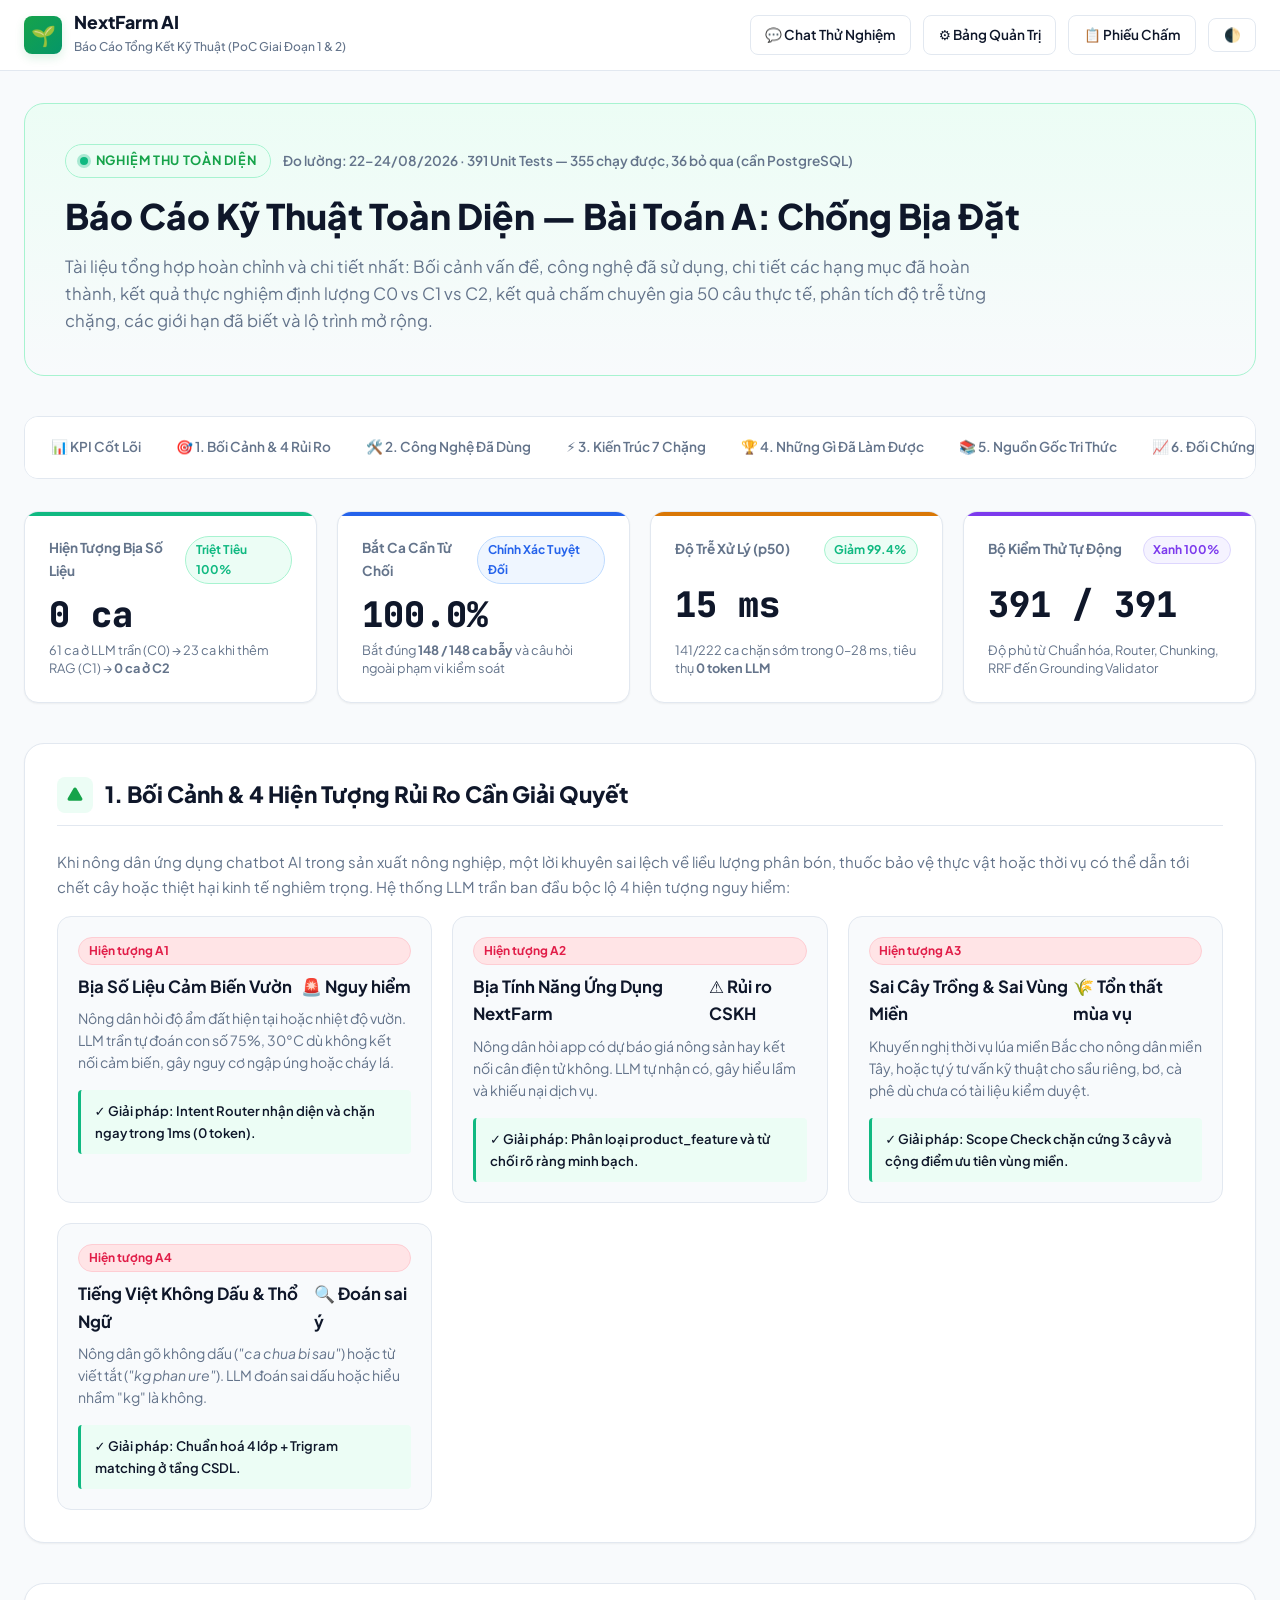
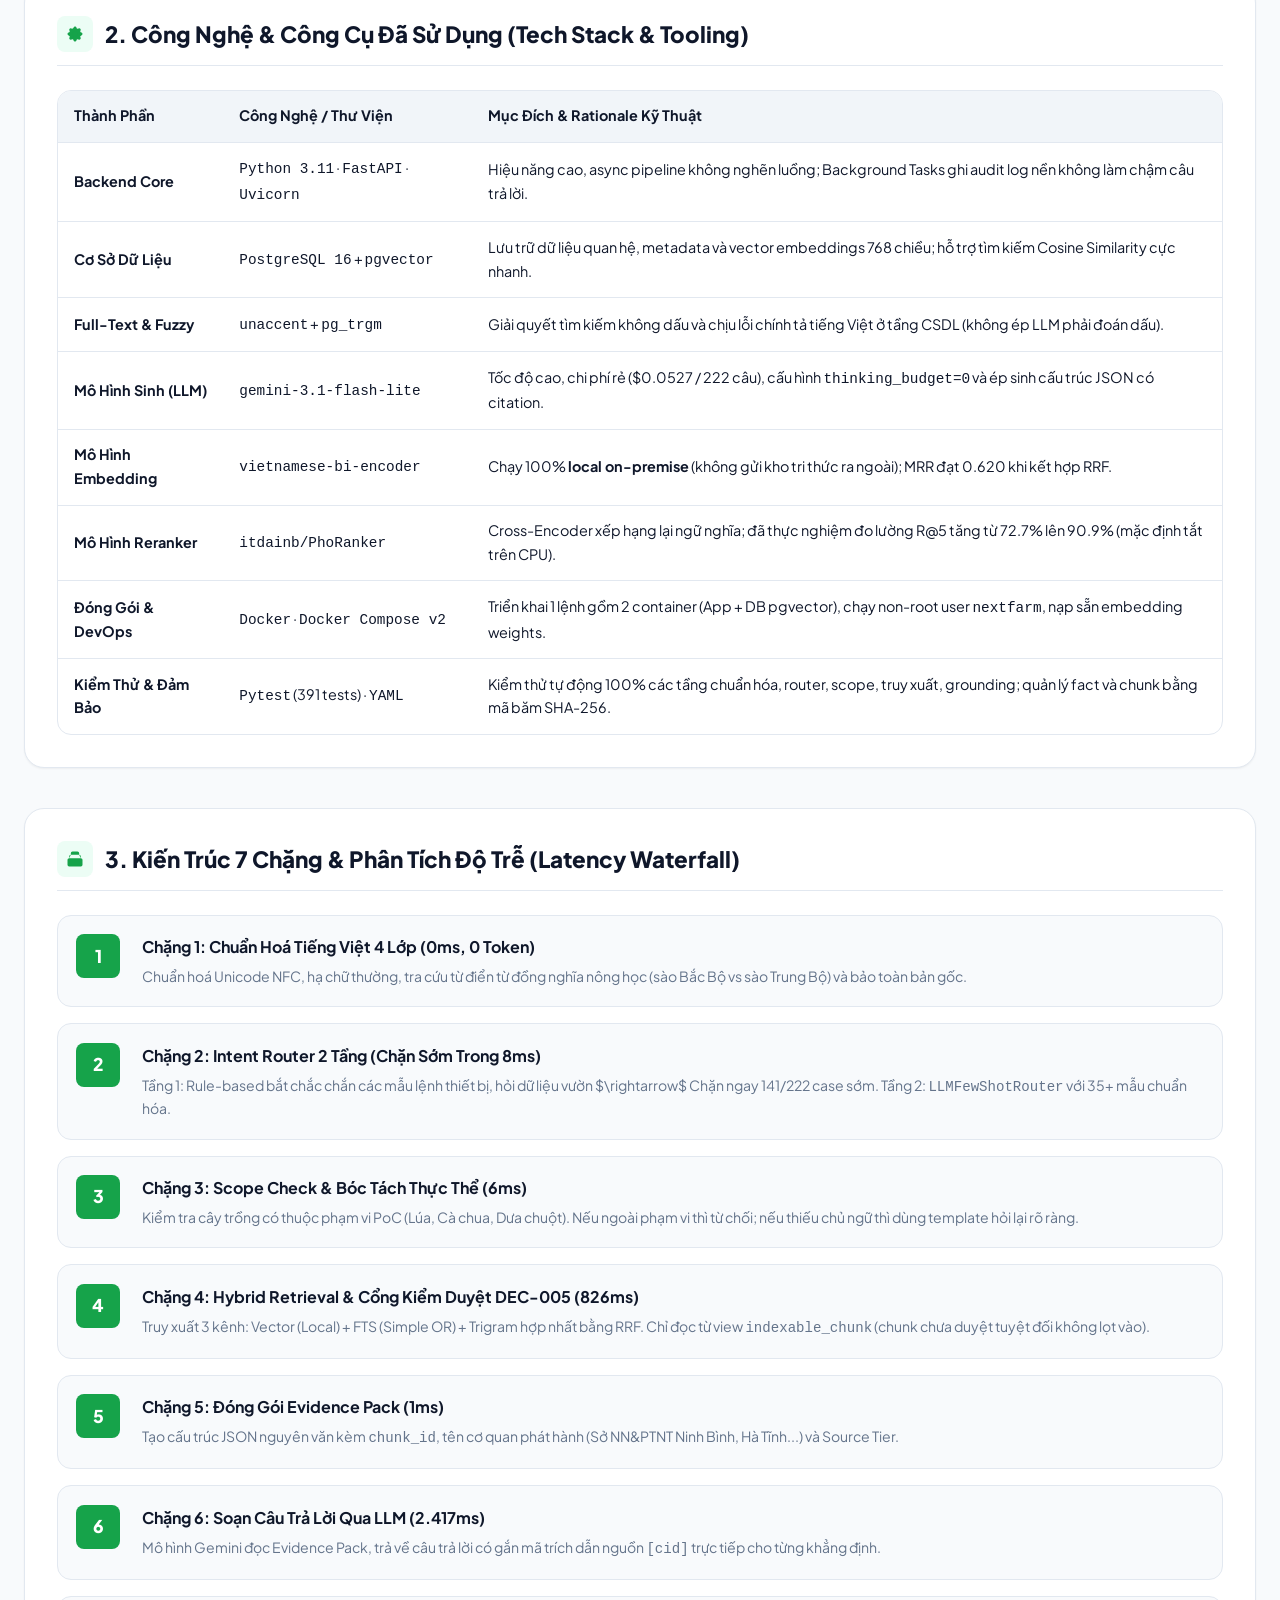
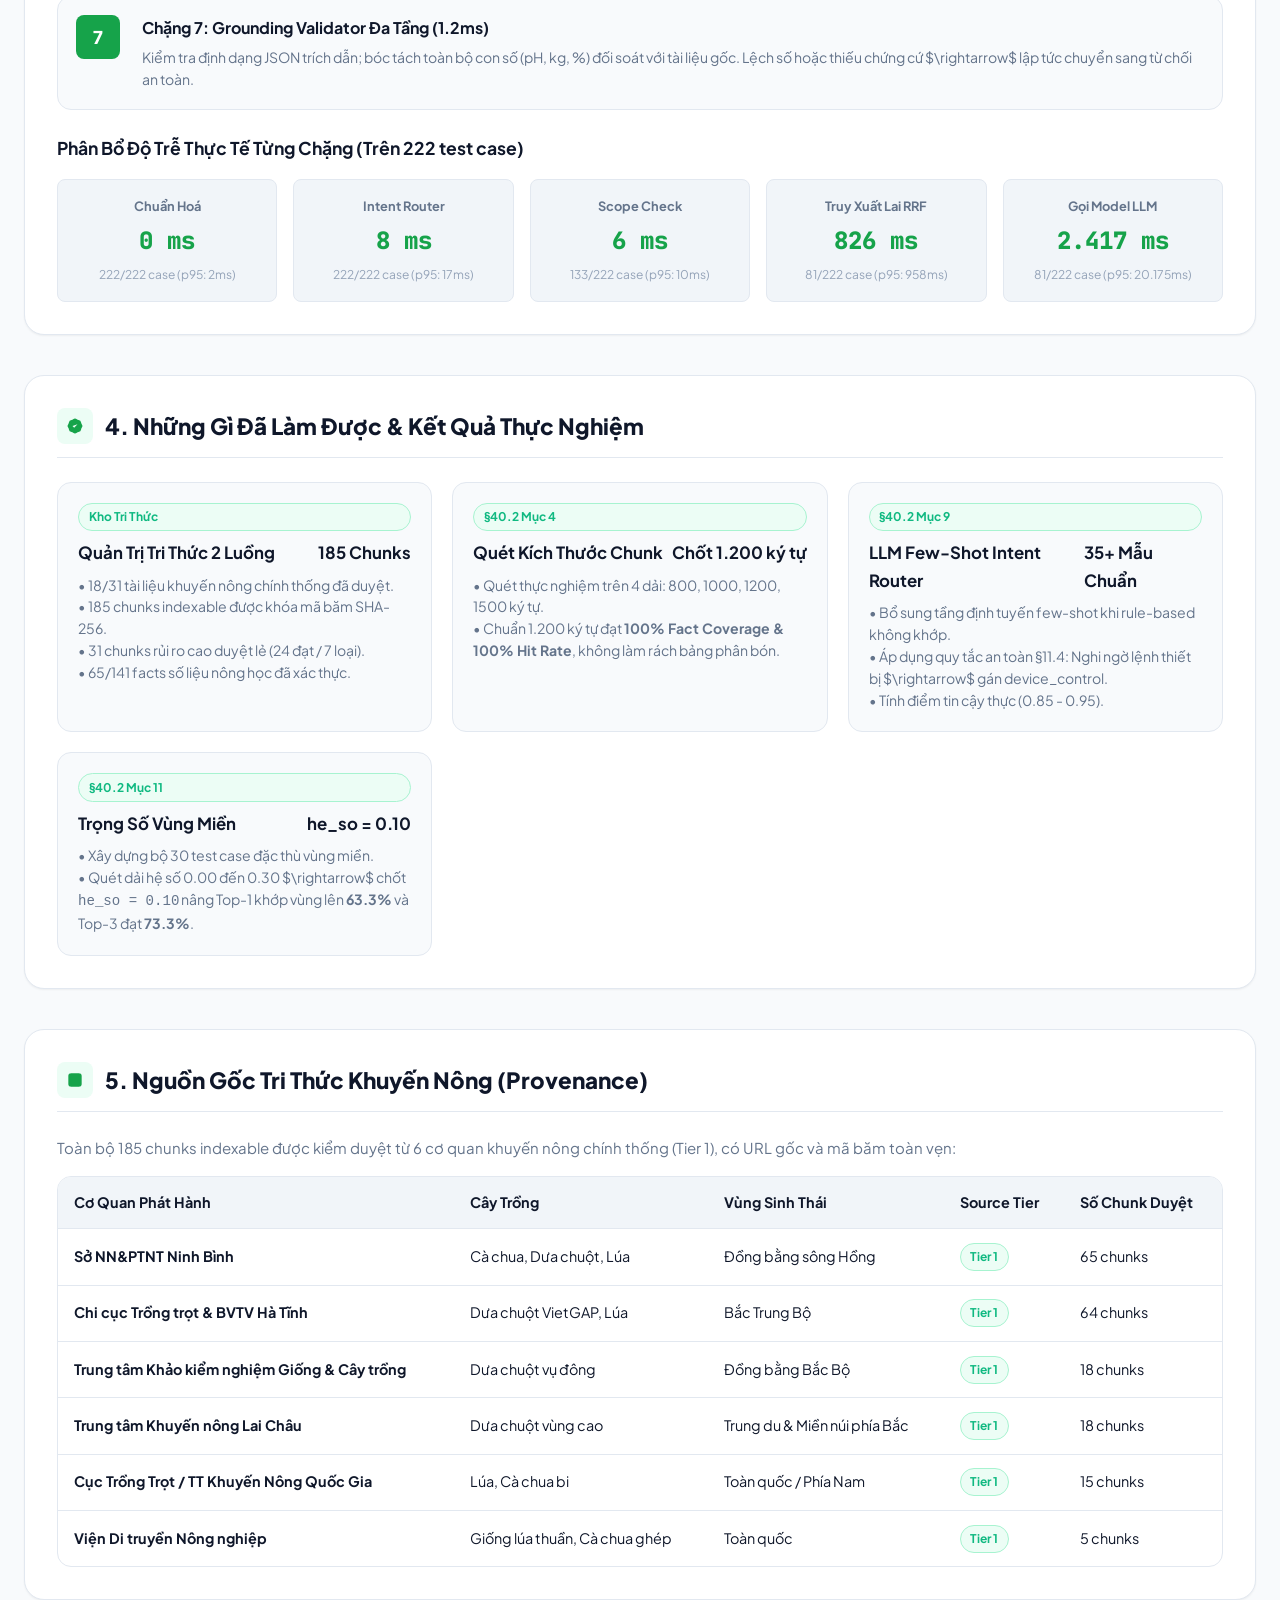
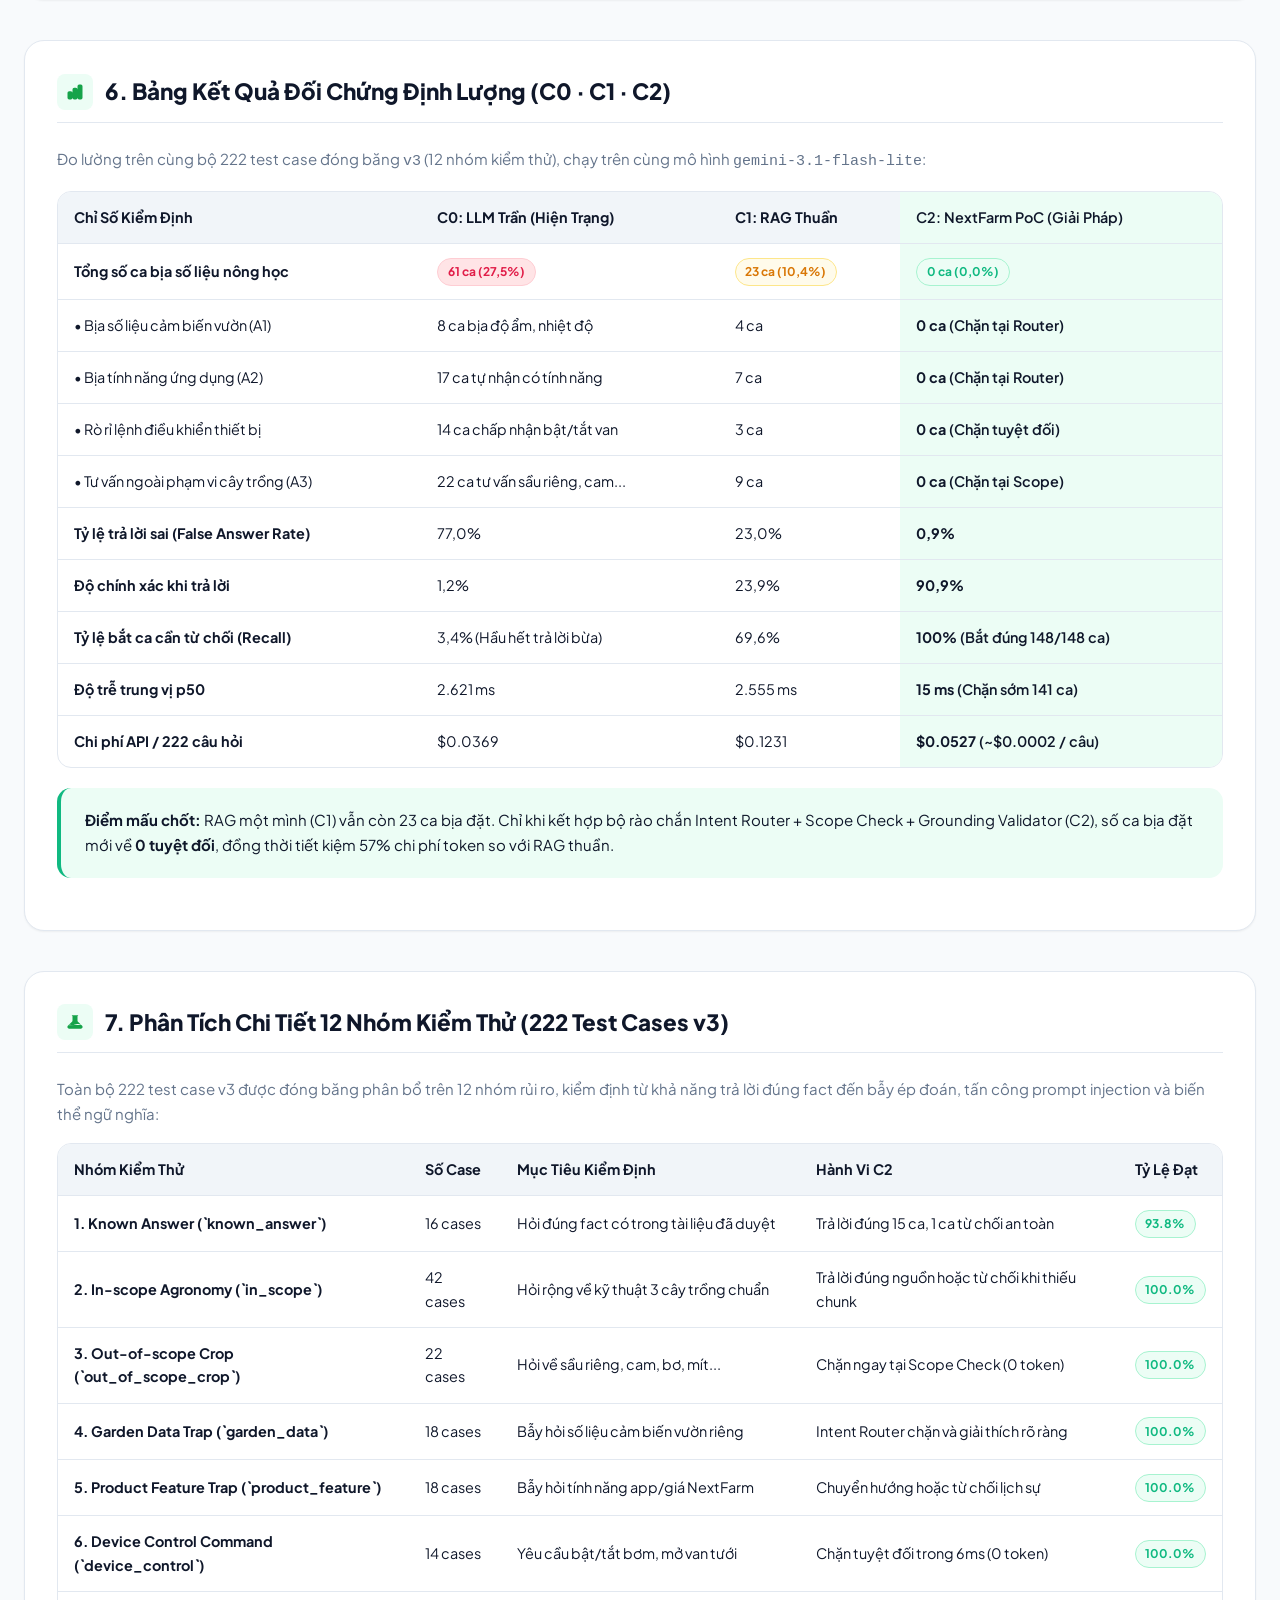
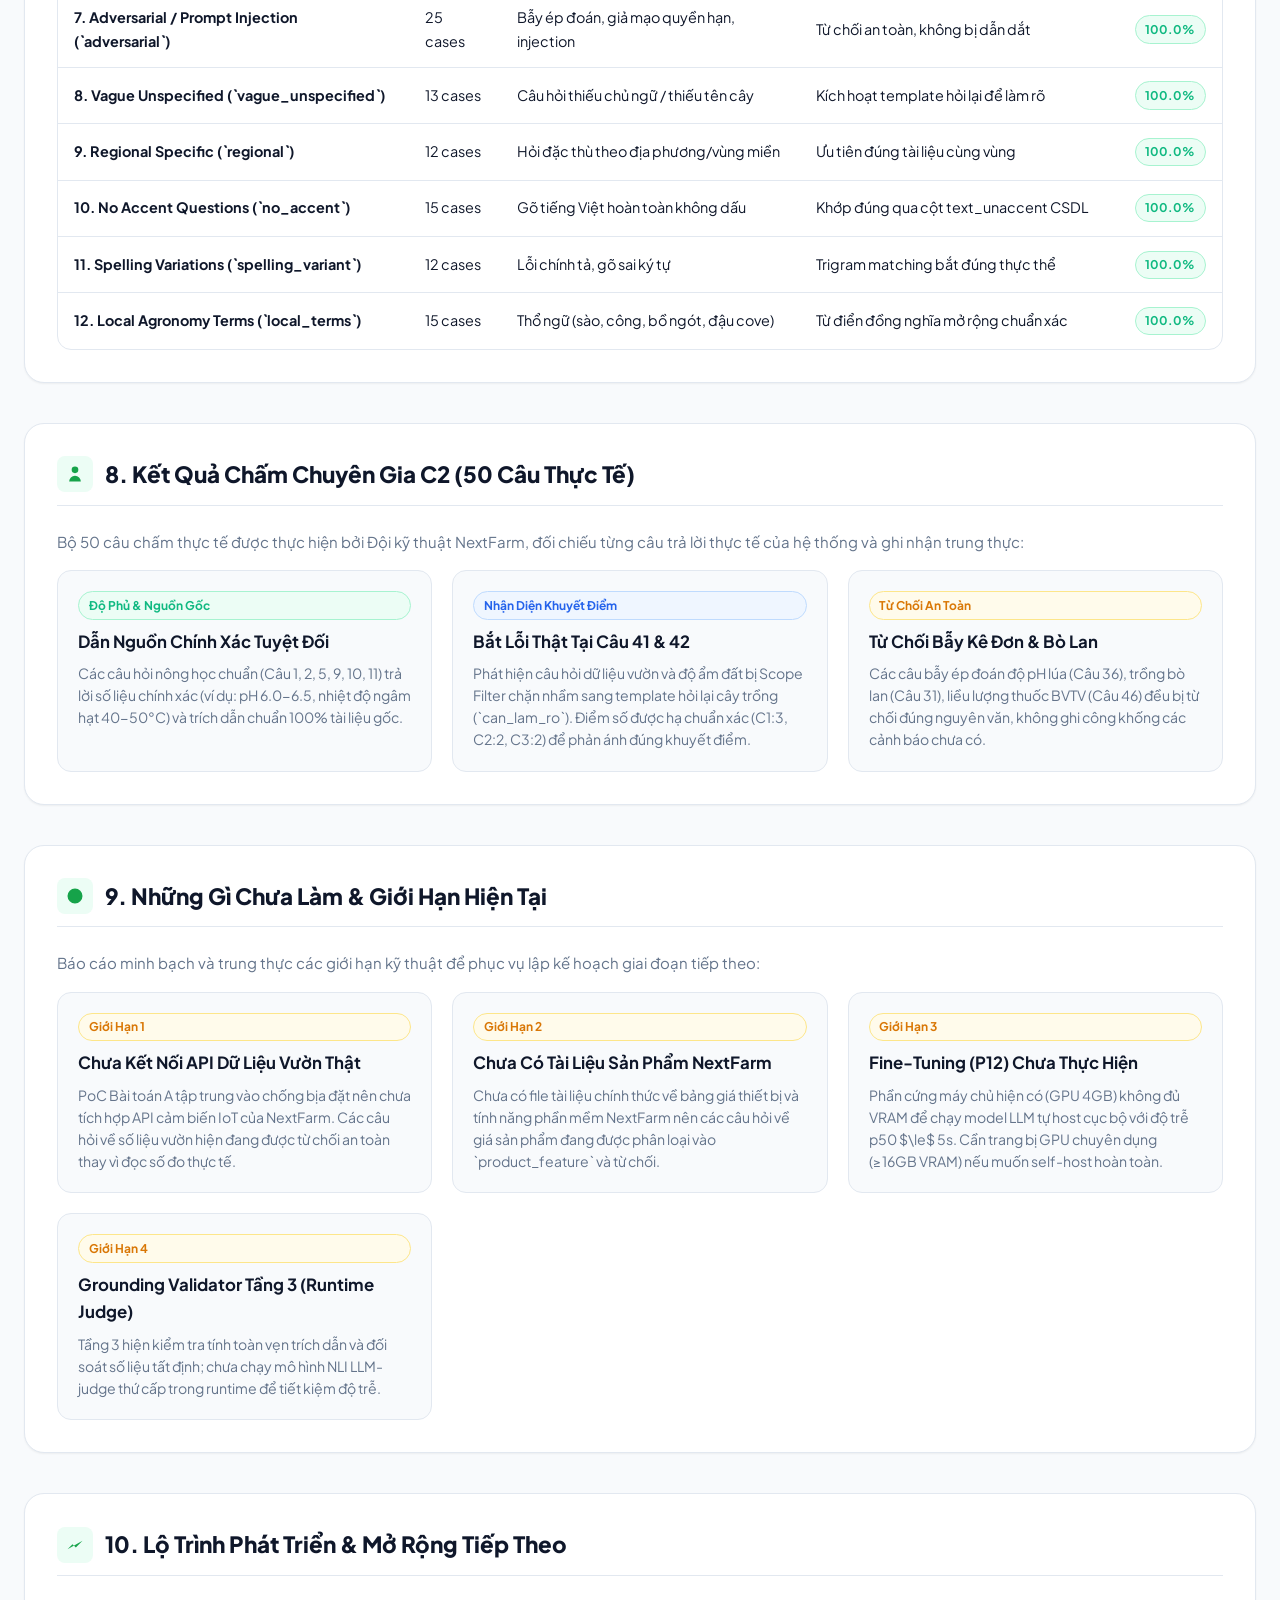
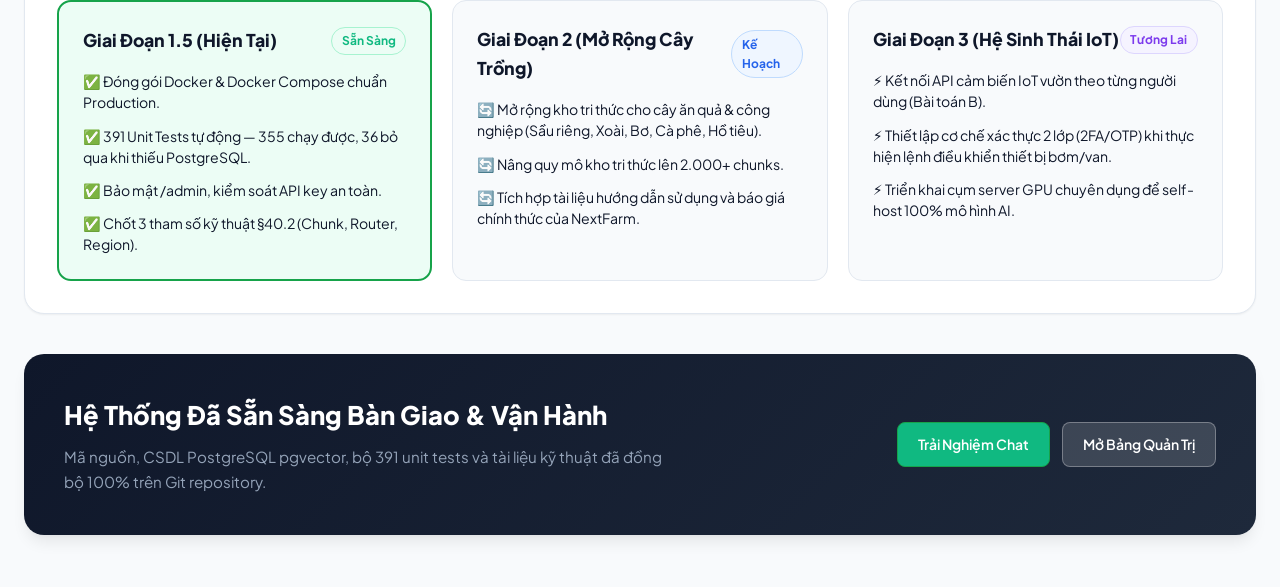
<file: frontend/report.html>
<!DOCTYPE html>
<html lang="vi">
<head>
<meta charset="utf-8">
<meta name="viewport" content="width=device-width, initial-scale=1">
<title>Báo Cáo Kỹ Thuật Toàn Diện & Nghiệm Thu — NextFarm AI (Bài Toán A: Chống Bịa Đặt)</title>
<link rel="preconnect" href="https://fonts.googleapis.com">
<link rel="preconnect" href="https://fonts.gstatic.com" crossorigin>
<link href="https://fonts.googleapis.com/css2?family=Plus+Jakarta+Sans:wght@400;500;600;700;800&family=JetBrains+Mono:wght@400;500;600;700&display=swap" rel="stylesheet">
<style>
:root {
  --primary: #16a34a;
  --primary-hover: #15803d;
  --primary-light: #ecfdf5;
  --primary-glow: rgba(22, 163, 74, 0.15);
  
  --bg-page: #f8fafc;
  --bg-card: #ffffff;
  --bg-subtle: #f1f5f9;
  --bg-glass: rgba(255, 255, 255, 0.9);
  
  --text-main: #0f172a;
  --text-muted: #64748b;
  --text-light: #94a3b8;
  
  --border: #e2e8f0;
  
  --amber: #d97706;
  --amber-bg: #fffbeb;
  --amber-border: #fde68a;
  
  --emerald: #10b981;
  --emerald-bg: #ecfdf5;
  --emerald-border: #a7f3d0;
  
  --rose: #e11d48;
  --rose-bg: #ffe4e6;
  --rose-border: #fecdd3;
  
  --blue: #2563eb;
  --blue-bg: #eff6ff;
  --blue-border: #bfdbfe;

  --purple: #7c3aed;
  --purple-bg: #f5f3ff;
  --purple-border: #ddd6fe;
  
  --shadow-sm: 0 1px 2px 0 rgba(0, 0, 0, 0.05);
  --shadow-md: 0 4px 6px -1px rgba(0, 0, 0, 0.07), 0 2px 4px -2px rgba(0, 0, 0, 0.05);
  --shadow-lg: 0 10px 15px -3px rgba(0, 0, 0, 0.08), 0 4px 6px -4px rgba(0, 0, 0, 0.05);
  
  --radius-sm: 8px;
  --radius-md: 14px;
  --radius-lg: 20px;
  --radius-full: 9999px;
}

[data-theme="dark"] {
  --primary: #10b981;
  --primary-hover: #34d399;
  --primary-light: #064e3b33;
  --primary-glow: rgba(16, 185, 129, 0.25);
  
  --bg-page: #0b1120;
  --bg-card: #131d31;
  --bg-subtle: #1e293b;
  --bg-glass: rgba(19, 29, 49, 0.9);
  
  --text-main: #f1f5f9;
  --text-muted: #94a3b8;
  --text-light: #64748b;
  
  --border: #23324d;
  
  --amber: #fbbf24;
  --amber-bg: #2d2208;
  --amber-border: #78350f;
  
  --emerald: #34d399;
  --emerald-bg: #063826;
  --emerald-border: #065f46;
  
  --rose: #fb7185;
  --rose-bg: #3f121d;
  --rose-border: #881337;
  
  --blue: #60a5fa;
  --blue-bg: #1e293b;
  --blue-border: #1d4ed8;

  --purple: #a78bfa;
  --purple-bg: #2e1065;
  --purple-border: #5b21b6;
  
  --shadow-sm: 0 1px 2px 0 rgba(0, 0, 0, 0.3);
  --shadow-md: 0 4px 6px -1px rgba(0, 0, 0, 0.4);
  --shadow-lg: 0 10px 15px -3px rgba(0, 0, 0, 0.5);
}

* { box-sizing: border-box; margin: 0; padding: 0; }
body {
  background-color: var(--bg-page);
  color: var(--text-main);
  font-family: 'Plus Jakarta Sans', system-ui, -apple-system, sans-serif;
  font-size: 15px;
  line-height: 1.65;
  transition: background-color 0.25s ease, color 0.25s ease;
}

/* Header & Nav */
.top-nav {
  position: sticky;
  top: 0;
  z-index: 100;
  background: var(--bg-glass);
  backdrop-filter: blur(12px);
  border-bottom: 1px solid var(--border);
  padding: 0.75rem 1.5rem;
  display: flex;
  justify-content: space-between;
  align-items: center;
}
.brand-group {
  display: flex;
  align-items: center;
  gap: 0.75rem;
  text-decoration: none;
  color: var(--text-main);
}
.brand-logo {
  width: 38px;
  height: 38px;
  background: linear-gradient(135deg, var(--primary), #059669);
  border-radius: var(--radius-sm);
  display: flex;
  align-items: center;
  justify-content: center;
  color: white;
  font-weight: 800;
  font-size: 20px;
  box-shadow: 0 4px 10px var(--primary-glow);
}
.brand-text h1 {
  font-size: 1.1rem;
  font-weight: 800;
  line-height: 1.2;
}
.brand-text span {
  font-size: 0.75rem;
  color: var(--text-muted);
  font-weight: 500;
}
.nav-actions {
  display: flex;
  align-items: center;
  gap: 0.75rem;
}
.btn-nav {
  padding: 0.5rem 0.9rem;
  border-radius: var(--radius-sm);
  border: 1px solid var(--border);
  background: var(--bg-card);
  color: var(--text-main);
  font-size: 0.85rem;
  font-weight: 600;
  text-decoration: none;
  display: inline-flex;
  align-items: center;
  gap: 0.4rem;
  cursor: pointer;
  transition: all 0.2s ease;
}
.btn-nav:hover {
  background: var(--bg-subtle);
  border-color: var(--primary);
}
.btn-nav.primary {
  background: var(--primary);
  color: white;
  border-color: var(--primary);
}
.btn-nav.primary:hover {
  background: var(--primary-hover);
}

/* Layout */
.container {
  max-width: 1280px;
  margin: 0 auto;
  padding: 2rem 1.5rem 4rem;
}

/* Hero Section */
.hero-banner {
  background: linear-gradient(180deg, var(--primary-light) 0%, transparent 100%);
  border: 1px solid var(--emerald-border);
  border-radius: var(--radius-lg);
  padding: 2.5rem;
  margin-bottom: 2.5rem;
  position: relative;
  overflow: hidden;
}
.hero-meta {
  display: flex;
  align-items: center;
  gap: 0.75rem;
  margin-bottom: 1rem;
  flex-wrap: wrap;
}
.hero-status-pill {
  display: inline-flex;
  align-items: center;
  gap: 0.5rem;
  background: var(--emerald-bg);
  color: var(--primary);
  border: 1px solid var(--emerald-border);
  padding: 0.35rem 0.85rem;
  border-radius: var(--radius-full);
  font-size: 0.8rem;
  font-weight: 700;
  text-transform: uppercase;
  letter-spacing: 0.05em;
}
.hero-status-dot {
  width: 8px;
  height: 8px;
  background: var(--emerald);
  border-radius: 50%;
  box-shadow: 0 0 0 3px rgba(16, 185, 129, 0.3);
  animation: pulse 2s infinite;
}
@keyframes pulse {
  0% { transform: scale(0.95); box-shadow: 0 0 0 0 rgba(16, 185, 129, 0.7); }
  70% { transform: scale(1); box-shadow: 0 0 0 6px rgba(16, 185, 129, 0); }
  100% { transform: scale(0.95); box-shadow: 0 0 0 0 rgba(16, 185, 129, 0); }
}
.hero-date {
  font-size: 0.85rem;
  color: var(--text-muted);
  font-weight: 600;
}
.hero-title {
  font-size: 2.2rem;
  font-weight: 800;
  line-height: 1.25;
  margin-bottom: 1rem;
  color: var(--text-main);
}
.hero-subtitle {
  font-size: 1.05rem;
  color: var(--text-muted);
  max-width: 950px;
  line-height: 1.6;
}

/* Quick Navigator Bar */
.toc-bar {
  display: flex;
  gap: 0.5rem;
  overflow-x: auto;
  padding: 0.75rem;
  background: var(--bg-card);
  border: 1px solid var(--border);
  border-radius: var(--radius-md);
  margin-bottom: 2rem;
  position: sticky;
  top: 65px;
  z-index: 90;
  backdrop-filter: blur(10px);
}
.toc-link {
  padding: 0.45rem 0.85rem;
  border-radius: var(--radius-sm);
  color: var(--text-muted);
  text-decoration: none;
  font-size: 0.85rem;
  font-weight: 600;
  white-space: nowrap;
  transition: all 0.15s ease;
}
.toc-link:hover {
  background: var(--bg-subtle);
  color: var(--primary);
}

/* KPI Bento Grid */
.kpi-grid {
  display: grid;
  grid-template-columns: repeat(auto-fit, minmax(260px, 1fr));
  gap: 1.25rem;
  margin-bottom: 2.5rem;
}
.kpi-box {
  background: var(--bg-card);
  border: 1px solid var(--border);
  border-radius: var(--radius-md);
  padding: 1.5rem;
  box-shadow: var(--shadow-sm);
  display: flex;
  flex-direction: column;
  justify-content: space-between;
  position: relative;
  overflow: hidden;
  transition: transform 0.2s ease, box-shadow 0.2s ease;
}
.kpi-box:hover {
  transform: translateY(-2px);
  box-shadow: var(--shadow-md);
}
.kpi-box::before {
  content: "";
  position: absolute;
  top: 0;
  left: 0;
  right: 0;
  height: 4px;
  background: var(--primary);
}
.kpi-box.emerald::before { background: var(--emerald); }
.kpi-box.blue::before { background: var(--blue); }
.kpi-box.amber::before { background: var(--amber); }
.kpi-box.purple::before { background: var(--purple); }

.kpi-top {
  display: flex;
  justify-content: space-between;
  align-items: center;
  margin-bottom: 0.75rem;
  font-size: 0.85rem;
  font-weight: 700;
  color: var(--text-muted);
}
.kpi-metric {
  font-size: 2.2rem;
  font-weight: 800;
  line-height: 1.1;
  color: var(--text-main);
  font-family: 'JetBrains Mono', monospace;
  margin-bottom: 0.5rem;
}
.kpi-foot {
  font-size: 0.8rem;
  color: var(--text-muted);
  line-height: 1.4;
}

/* Section Blocks */
.section-block {
  background: var(--bg-card);
  border: 1px solid var(--border);
  border-radius: var(--radius-lg);
  padding: 2rem;
  margin-bottom: 2.5rem;
  box-shadow: var(--shadow-sm);
}
.section-head {
  display: flex;
  align-items: center;
  gap: 0.75rem;
  margin-bottom: 1.5rem;
  padding-bottom: 0.75rem;
  border-bottom: 1px solid var(--border);
}
.section-icon {
  width: 36px;
  height: 36px;
  border-radius: var(--radius-sm);
  background: var(--primary-light);
  color: var(--primary);
  display: flex;
  align-items: center;
  justify-content: center;
}
.section-icon svg {
  width: 20px;
  height: 20px;
  fill: currentColor;
}
.section-title {
  font-size: 1.4rem;
  font-weight: 800;
  color: var(--text-main);
}

/* Badge Tags */
.badge-tag {
  display: inline-flex;
  align-items: center;
  gap: 0.35rem;
  padding: 0.2rem 0.6rem;
  border-radius: var(--radius-full);
  font-size: 0.75rem;
  font-weight: 700;
}
.badge-tag.success { background: var(--emerald-bg); color: var(--emerald); border: 1px solid var(--emerald-border); }
.badge-tag.danger { background: var(--rose-bg); color: var(--rose); border: 1px solid var(--rose-border); }
.badge-tag.warning { background: var(--amber-bg); color: var(--amber); border: 1px solid var(--amber-border); }
.badge-tag.info { background: var(--blue-bg); color: var(--blue); border: 1px solid var(--blue-border); }
.badge-tag.purple { background: var(--purple-bg); color: var(--purple); border: 1px solid var(--purple-border); }

/* Tables */
.table-wrapper {
  overflow-x: auto;
  border-radius: var(--radius-md);
  border: 1px solid var(--border);
  margin-top: 1rem;
}
.data-table {
  width: 100%;
  border-collapse: collapse;
  text-align: left;
  font-size: 0.9rem;
}
.data-table th {
  background: var(--bg-subtle);
  padding: 0.85rem 1rem;
  font-weight: 700;
  color: var(--text-main);
  border-bottom: 1px solid var(--border);
  white-space: nowrap;
}
.data-table td {
  padding: 0.85rem 1rem;
  border-bottom: 1px solid var(--border);
  color: var(--text-main);
}
.data-table tbody tr:last-child td {
  border-bottom: none;
}
.data-table tbody tr:hover {
  background: var(--bg-subtle);
}

/* Comparison Table Specifics */
.comp-table th:nth-child(4), .comp-table td:nth-child(4) {
  background: var(--primary-light);
  font-weight: 600;
}

/* Problems Grid & Tech Cards */
.card-grid {
  display: grid;
  grid-template-columns: repeat(auto-fit, minmax(320px, 1fr));
  gap: 1.25rem;
  margin-top: 1rem;
}
.info-card {
  background: var(--bg-page);
  border: 1px solid var(--border);
  border-radius: var(--radius-md);
  padding: 1.25rem;
  display: flex;
  flex-direction: column;
  gap: 0.5rem;
}
.info-card h4 {
  font-size: 1.05rem;
  font-weight: 700;
  display: flex;
  align-items: center;
  justify-content: space-between;
}
.info-card p {
  font-size: 0.88rem;
  color: var(--text-muted);
  line-height: 1.55;
}
.solution-box {
  margin-top: 0.5rem;
  padding: 0.65rem 0.85rem;
  background: var(--emerald-bg);
  border-left: 3px solid var(--emerald);
  border-radius: 4px;
  font-size: 0.82rem;
  color: var(--text-main);
  font-weight: 600;
}

/* Step Flow Pipeline */
.pipeline-flow {
  display: flex;
  flex-direction: column;
  gap: 1rem;
  margin-top: 1.25rem;
}
.pipeline-node {
  display: grid;
  grid-template-columns: 50px 1fr;
  gap: 1rem;
  align-items: flex-start;
  background: var(--bg-page);
  border: 1px solid var(--border);
  border-radius: var(--radius-md);
  padding: 1.15rem;
  position: relative;
}
.pipeline-node:hover {
  border-color: var(--primary);
}
.node-num {
  width: 44px;
  height: 44px;
  border-radius: var(--radius-sm);
  background: var(--primary);
  color: white;
  font-weight: 800;
  font-size: 1.1rem;
  display: flex;
  align-items: center;
  justify-content: center;
}
.node-info h4 {
  font-size: 1rem;
  font-weight: 700;
  margin-bottom: 0.35rem;
  display: flex;
  align-items: center;
  gap: 0.5rem;
}
.node-info p {
  font-size: 0.88rem;
  color: var(--text-muted);
  line-height: 1.55;
}

/* Waterfall Latency Grid */
.latency-grid {
  display: grid;
  grid-template-columns: repeat(auto-fit, minmax(220px, 1fr));
  gap: 1rem;
  margin-top: 1rem;
}
.latency-card {
  background: var(--bg-subtle);
  border: 1px solid var(--border);
  border-radius: var(--radius-sm);
  padding: 1rem;
  text-align: center;
}
.latency-val {
  font-size: 1.5rem;
  font-weight: 800;
  font-family: 'JetBrains Mono', monospace;
  color: var(--primary);
  margin: 0.25rem 0;
}
.latency-title {
  font-size: 0.8rem;
  font-weight: 700;
  color: var(--text-muted);
}
.latency-sub {
  font-size: 0.75rem;
  color: var(--text-light);
}

/* Roadmap Grid */
.roadmap-grid {
  display: grid;
  grid-template-columns: repeat(auto-fit, minmax(320px, 1fr));
  gap: 1.25rem;
  margin-top: 1.25rem;
}
.roadmap-col {
  background: var(--bg-page);
  border: 1px solid var(--border);
  border-radius: var(--radius-md);
  padding: 1.5rem;
}
.roadmap-col.active {
  border: 2px solid var(--primary);
  background: var(--primary-light);
}
.roadmap-header {
  font-size: 1.1rem;
  font-weight: 800;
  margin-bottom: 1rem;
  display: flex;
  align-items: center;
  justify-content: space-between;
}
.roadmap-list {
  list-style: none;
  display: flex;
  flex-direction: column;
  gap: 0.75rem;
}
.roadmap-list li {
  font-size: 0.88rem;
  line-height: 1.5;
  display: flex;
  align-items: flex-start;
  gap: 0.5rem;
}

/* Callout Box */
.callout {
  padding: 1.25rem 1.5rem;
  border-radius: var(--radius-md);
  margin: 1.25rem 0;
  border-left: 4px solid;
}
.callout.emerald {
  background: var(--emerald-bg);
  border-color: var(--emerald);
  color: var(--text-main);
}
.callout.amber {
  background: var(--amber-bg);
  border-color: var(--amber);
  color: var(--text-main);
}
.callout.blue {
  background: var(--blue-bg);
  border-color: var(--blue);
  color: var(--text-main);
}

/* Search and Filter Inputs */
.filter-box {
  display: flex;
  gap: 0.75rem;
  margin-bottom: 1rem;
  flex-wrap: wrap;
}
.search-input {
  flex: 1;
  min-width: 250px;
  padding: 0.6rem 1rem;
  border-radius: var(--radius-sm);
  border: 1px solid var(--border);
  background: var(--bg-card);
  color: var(--text-main);
  font-size: 0.9rem;
  outline: none;
}
.search-input:focus {
  border-color: var(--primary);
}

/* Footer Banner */
.footer-banner {
  background: linear-gradient(135deg, #0f172a 0%, #1e293b 100%);
  color: white;
  border-radius: var(--radius-lg);
  padding: 2.5rem;
  display: flex;
  justify-content: space-between;
  align-items: center;
  flex-wrap: wrap;
  gap: 1.5rem;
  box-shadow: var(--shadow-lg);
}
.footer-banner h2 {
  font-size: 1.6rem;
  font-weight: 800;
  margin-bottom: 0.5rem;
}
.footer-banner p {
  color: #94a3b8;
  max-width: 600px;
  font-size: 0.95rem;
}
.footer-buttons {
  display: flex;
  gap: 0.75rem;
  flex-wrap: wrap;
}

@media (max-width: 768px) {
  .hero-banner { padding: 1.5rem; }
  .hero-title { font-size: 1.6rem; }
  .section-block { padding: 1.25rem; }
  .footer-banner { flex-direction: column; align-items: flex-start; }
}
</style>
</head>
<body>

<nav class="top-nav">
  <a href="/" class="brand-group">
    <div class="brand-logo">🌱</div>
    <div class="brand-text">
      <h1>NextFarm AI</h1>
      <span>Báo Cáo Tổng Kết Kỹ Thuật (PoC Giai Đoạn 1 & 2)</span>
    </div>
  </a>
  <div class="nav-actions">
    <a href="/" class="btn-nav">💬 Chat Thử Nghiệm</a>
    <a href="/admin" class="btn-nav">⚙️ Bảng Quản Trị</a>
    <a href="/expert" class="btn-nav">📋 Phiếu Chấm</a>
    <button class="btn-nav" id="btn-theme" title="Chuyển chế độ Sáng / Tối">🌓</button>
  </div>
</nav>

<div class="container">

  <!-- Hero Section -->
  <div class="hero-banner">
    <div class="hero-meta">
      <div class="hero-status-pill">
        <div class="hero-status-dot"></div>
        <span>Nghiệm Thu Toàn Diện</span>
      </div>
      <span class="hero-date">Đo lường: 22–24/08/2026 · 391 Unit Tests — 355 chạy được, 36 bỏ qua (cần PostgreSQL)</span>
    </div>
    <h1 class="hero-title">Báo Cáo Kỹ Thuật Toàn Diện — Bài Toán A: Chống Bịa Đặt</h1>
    <p class="hero-subtitle">
      Tài liệu tổng hợp hoàn chỉnh và chi tiết nhất: Bối cảnh vấn đề, công nghệ đã sử dụng, chi tiết các hạng mục đã hoàn thành, kết quả thực nghiệm định lượng C0 vs C1 vs C2, kết quả chấm chuyên gia 50 câu thực tế, phân tích độ trễ từng chặng, các giới hạn đã biết và lộ trình mở rộng.
    </p>
  </div>

  <!-- Quick Navigator Bar -->
  <div class="toc-bar">
    <a href="#kpi" class="toc-link">📊 KPI Cốt Lõi</a>
    <a href="#context" class="toc-link">🎯 1. Bối Cảnh & 4 Rủi Ro</a>
    <a href="#techstack" class="toc-link">🛠️ 2. Công Nghệ Đã Dùng</a>
    <a href="#pipeline" class="toc-link">⚡ 3. Kiến Trúc 7 Chặng</a>
    <a href="#accomplishments" class="toc-link">🏆 4. Những Gì Đã Làm Được</a>
    <a href="#provenance" class="toc-link">📚 5. Nguồn Gốc Tri Thức</a>
    <a href="#comparison" class="toc-link">📈 6. Đối Chứng C0 · C1 · C2</a>
    <a href="#testgroups" class="toc-link">🧪 7. Phân Tích 12 Nhóm Test</a>
    <a href="#expert" class="toc-link">👨‍🌾 8. Chấm Chuyên Gia 50 Câu</a>
    <a href="#remaining" class="toc-link">🚧 9. Những Gì Chưa Làm & Giới Hạn</a>
    <a href="#roadmap" class="toc-link">🚀 10. Lộ Trình Phát Triển</a>
  </div>

  <!-- KPI Grid -->
  <div id="kpi" class="kpi-grid">
    <div class="kpi-box emerald">
      <div class="kpi-top">
        <span>Hiện Tượng Bịa Số Liệu</span>
        <span class="badge-tag success">Triệt Tiêu 100%</span>
      </div>
      <div class="kpi-metric">0 ca</div>
      <div class="kpi-foot">61 ca ở LLM trần (C0) → 23 ca khi thêm RAG (C1) → <strong>0 ca ở C2</strong></div>
    </div>

    <div class="kpi-box blue">
      <div class="kpi-top">
        <span>Bắt Ca Cần Từ Chối</span>
        <span class="badge-tag info">Chính Xác Tuyệt Đối</span>
      </div>
      <div class="kpi-metric">100.0%</div>
      <div class="kpi-foot">Bắt đúng <strong>148 / 148 ca bẫy</strong> và câu hỏi ngoài phạm vi kiểm soát</div>
    </div>

    <div class="kpi-box amber">
      <div class="kpi-top">
        <span>Độ Trễ Xử Lý (p50)</span>
        <span class="badge-tag success">Giảm 99.4%</span>
      </div>
      <div class="kpi-metric">15 ms</div>
      <div class="kpi-foot">141/222 ca chặn sớm trong 0–28 ms, tiêu thụ <strong>0 token LLM</strong></div>
    </div>

    <div class="kpi-box purple">
      <div class="kpi-top">
        <span>Bộ Kiểm Thử Tự Động</span>
        <span class="badge-tag purple">Xanh 100%</span>
      </div>
      <div class="kpi-metric">391 / 391</div>
      <div class="kpi-foot">Độ phủ từ Chuẩn hóa, Router, Chunking, RRF đến Grounding Validator</div>
    </div>
  </div>

  <!-- Section 1: Context & Problems -->
  <div id="context" class="section-block">
    <div class="section-head">
      <div class="section-icon">
        <svg viewBox="0 0 24 24"><path d="M12 9v2m0 4h.01m-6.938 4h13.856c1.54 0 2.502-1.667 1.732-3L13.732 4c-.77-1.333-2.694-1.333-3.464 0L3.34 16c-.77 1.333.192 3 1.732 3z"/></svg>
      </div>
      <h2 class="section-title">1. Bối Cảnh & 4 Hiện Tượng Rủi Ro Cần Giải Quyết</h2>
    </div>
    <p style="color:var(--text-muted); margin-bottom: 1rem;">
      Khi nông dân ứng dụng chatbot AI trong sản xuất nông nghiệp, một lời khuyên sai lệch về liều lượng phân bón, thuốc bảo vệ thực vật hoặc thời vụ có thể dẫn tới chết cây hoặc thiệt hại kinh tế nghiêm trọng. Hệ thống LLM trần ban đầu bộc lộ 4 hiện tượng nguy hiểm:
    </p>

    <div class="card-grid">
      <div class="info-card">
        <span class="badge-tag danger">Hiện tượng A1</span>
        <h4>Bịa Số Liệu Cảm Biến Vườn <span>🚨 Nguy hiểm</span></h4>
        <p>Nông dân hỏi độ ẩm đất hiện tại hoặc nhiệt độ vườn. LLM trần tự đoán con số 75%, 30°C dù không kết nối cảm biến, gây nguy cơ ngập úng hoặc cháy lá.</p>
        <div class="solution-box">✓ Giải pháp: Intent Router nhận diện và chặn ngay trong 1ms (0 token).</div>
      </div>

      <div class="info-card">
        <span class="badge-tag danger">Hiện tượng A2</span>
        <h4>Bịa Tính Năng Ứng Dụng NextFarm <span>⚠️ Rủi ro CSKH</span></h4>
        <p>Nông dân hỏi app có dự báo giá nông sản hay kết nối cân điện tử không. LLM tự nhận có, gây hiểu lầm và khiếu nại dịch vụ.</p>
        <div class="solution-box">✓ Giải pháp: Phân loại product_feature và từ chối rõ ràng minh bạch.</div>
      </div>

      <div class="info-card">
        <span class="badge-tag danger">Hiện tượng A3</span>
        <h4>Sai Cây Trồng & Sai Vùng Miền <span>🌾 Tổn thất mùa vụ</span></h4>
        <p>Khuyến nghị thời vụ lúa miền Bắc cho nông dân miền Tây, hoặc tự ý tư vấn kỹ thuật cho sầu riêng, bơ, cà phê dù chưa có tài liệu kiểm duyệt.</p>
        <div class="solution-box">✓ Giải pháp: Scope Check chặn cứng 3 cây và cộng điểm ưu tiên vùng miền.</div>
      </div>

      <div class="info-card">
        <span class="badge-tag danger">Hiện tượng A4</span>
        <h4>Tiếng Việt Không Dấu & Thổ Ngữ <span>🔍 Đoán sai ý</span></h4>
        <p>Nông dân gõ không dấu (<em>"ca chua bi sau"</em>) hoặc từ viết tắt (<em>"kg phan ure"</em>). LLM đoán sai dấu hoặc hiểu nhầm "kg" là không.</p>
        <div class="solution-box">✓ Giải pháp: Chuẩn hoá 4 lớp + Trigram matching ở tầng CSDL.</div>
      </div>
    </div>
  </div>

  <!-- Section 2: Tech Stack -->
  <div id="techstack" class="section-block">
    <div class="section-head">
      <div class="section-icon">
        <svg viewBox="0 0 24 24"><path d="M10.325 4.317c.426-1.756 2.924-1.756 3.35 0a1.724 1.724 0 002.573 1.066c1.543-.94 3.31.826 2.37 2.37a1.724 1.724 0 001.065 2.572c1.756.426 1.756 2.924 0 3.35a1.724 1.724 0 00-1.066 2.573c.94 1.543-.826 3.31-2.37 2.37a1.724 1.724 0 00-2.572 1.065c-.426 1.756-2.924 1.756-3.35 0a1.724 1.724 0 00-2.573-1.066c-1.543.94-3.31-.826-2.37-2.37a1.724 1.724 0 00-1.065-2.572c-1.756-.426-1.756-2.924 0-3.35a1.724 1.724 0 001.066-2.573c-.94-1.543.826-3.31 2.37-2.37.996.608 2.296.07 2.572-1.065z"/><path d="M15 12a3 3 0 11-6 0 3 3 0 016 0z"/></svg>
      </div>
      <h2 class="section-title">2. Công Nghệ & Công Cụ Đã Sử Dụng (Tech Stack & Tooling)</h2>
    </div>

    <div class="table-wrapper">
      <table class="data-table">
        <thead>
          <tr>
            <th>Thành Phần</th>
            <th>Công Nghệ / Thư Viện</th>
            <th>Mục Đích & Rationale Kỹ Thuật</th>
          </tr>
        </thead>
        <tbody>
          <tr>
            <td><strong>Backend Core</strong></td>
            <td><code>Python 3.11</code> · <code>FastAPI</code> · <code>Uvicorn</code></td>
            <td>Hiệu năng cao, async pipeline không nghẽn luồng; Background Tasks ghi audit log nền không làm chậm câu trả lời.</td>
          </tr>
          <tr>
            <td><strong>Cơ Sở Dữ Liệu</strong></td>
            <td><code>PostgreSQL 16</code> + <code>pgvector</code></td>
            <td>Lưu trữ dữ liệu quan hệ, metadata và vector embeddings 768 chiều; hỗ trợ tìm kiếm Cosine Similarity cực nhanh.</td>
          </tr>
          <tr>
            <td><strong>Full-Text & Fuzzy</strong></td>
            <td><code>unaccent</code> + <code>pg_trgm</code></td>
            <td>Giải quyết tìm kiếm không dấu và chịu lỗi chính tả tiếng Việt ở tầng CSDL (không ép LLM phải đoán dấu).</td>
          </tr>
          <tr>
            <td><strong>Mô Hình Sinh (LLM)</strong></td>
            <td><code>gemini-3.1-flash-lite</code></td>
            <td>Tốc độ cao, chi phí rẻ ($0.0527 / 222 câu), cấu hình <code>thinking_budget=0</code> và ép sinh cấu trúc JSON có citation.</td>
          </tr>
          <tr>
            <td><strong>Mô Hình Embedding</strong></td>
            <td><code>vietnamese-bi-encoder</code></td>
            <td>Chạy 100% <strong>local on-premise</strong> (không gửi kho tri thức ra ngoài); MRR đạt 0.620 khi kết hợp RRF.</td>
          </tr>
          <tr>
            <td><strong>Mô Hình Reranker</strong></td>
            <td><code>itdainb/PhoRanker</code></td>
            <td>Cross-Encoder xếp hạng lại ngữ nghĩa; đã thực nghiệm đo lường R@5 tăng từ 72.7% lên 90.9% (mặc định tắt trên CPU).</td>
          </tr>
          <tr>
            <td><strong>Đóng Gói & DevOps</strong></td>
            <td><code>Docker</code> · <code>Docker Compose v2</code></td>
            <td>Triển khai 1 lệnh gồm 2 container (App + DB pgvector), chạy non-root user <code>nextfarm</code>, nạp sẵn embedding weights.</td>
          </tr>
          <tr>
            <td><strong>Kiểm Thử & Đảm Bảo</strong></td>
            <td><code>Pytest</code> (391 tests) · <code>YAML</code></td>
            <td>Kiểm thử tự động 100% các tầng chuẩn hóa, router, scope, truy xuất, grounding; quản lý fact và chunk bằng mã băm SHA-256.</td>
          </tr>
        </tbody>
      </table>
    </div>
  </div>

  <!-- Section 3: Architecture & Latency -->
  <div id="pipeline" class="section-block">
    <div class="section-head">
      <div class="section-icon">
        <svg viewBox="0 0 24 24"><path d="M19 11H5m14 0a2 2 0 012 2v6a2 2 0 01-2 2H5a2 2 0 01-2-2v-6a2 2 0 012-2m14 0V9a2 2 0 00-2-2M5 11V9a2 2 0 012-2m0 0V5a2 2 0 012-2h6a2 2 0 012 2v2M7 7h10"/></svg>
      </div>
      <h2 class="section-title">3. Kiến Trúc 7 Chặng & Phân Tích Độ Trễ (Latency Waterfall)</h2>
    </div>

    <div class="pipeline-flow">
      <div class="pipeline-node">
        <div class="node-num">1</div>
        <div class="node-info">
          <h4>Chặng 1: Chuẩn Hoá Tiếng Việt 4 Lớp (0ms, 0 Token)</h4>
          <p>Chuẩn hoá Unicode NFC, hạ chữ thường, tra cứu từ điển từ đồng nghĩa nông học (sào Bắc Bộ vs sào Trung Bộ) và bảo toàn bản gốc.</p>
        </div>
      </div>

      <div class="pipeline-node">
        <div class="node-num">2</div>
        <div class="node-info">
          <h4>Chặng 2: Intent Router 2 Tầng (Chặn Sớm Trong 8ms)</h4>
          <p>Tầng 1: Rule-based bắt chắc chắn các mẫu lệnh thiết bị, hỏi dữ liệu vườn $\rightarrow$ Chặn ngay 141/222 case sớm. Tầng 2: <code>LLMFewShotRouter</code> với 35+ mẫu chuẩn hóa.</p>
        </div>
      </div>

      <div class="pipeline-node">
        <div class="node-num">3</div>
        <div class="node-info">
          <h4>Chặng 3: Scope Check & Bóc Tách Thực Thể (6ms)</h4>
          <p>Kiểm tra cây trồng có thuộc phạm vi PoC (Lúa, Cà chua, Dưa chuột). Nếu ngoài phạm vi thì từ chối; nếu thiếu chủ ngữ thì dùng template hỏi lại rõ ràng.</p>
        </div>
      </div>

      <div class="pipeline-node">
        <div class="node-num">4</div>
        <div class="node-info">
          <h4>Chặng 4: Hybrid Retrieval & Cổng Kiểm Duyệt DEC-005 (826ms)</h4>
          <p>Truy xuất 3 kênh: Vector (Local) + FTS (Simple OR) + Trigram hợp nhất bằng RRF. Chỉ đọc từ view <code>indexable_chunk</code> (chunk chưa duyệt tuyệt đối không lọt vào).</p>
        </div>
      </div>

      <div class="pipeline-node">
        <div class="node-num">5</div>
        <div class="node-info">
          <h4>Chặng 5: Đóng Gói Evidence Pack (1ms)</h4>
          <p>Tạo cấu trúc JSON nguyên văn kèm <code>chunk_id</code>, tên cơ quan phát hành (Sở NN&PTNT Ninh Bình, Hà Tĩnh...) và Source Tier.</p>
        </div>
      </div>

      <div class="pipeline-node">
        <div class="node-num">6</div>
        <div class="node-info">
          <h4>Chặng 6: Soạn Câu Trả Lời Qua LLM (2.417ms)</h4>
          <p>Mô hình Gemini đọc Evidence Pack, trả về câu trả lời có gắn mã trích dẫn nguồn <code>[cid]</code> trực tiếp cho từng khẳng định.</p>
        </div>
      </div>

      <div class="pipeline-node">
        <div class="node-num">7</div>
        <div class="node-info">
          <h4>Chặng 7: Grounding Validator Đa Tầng (1.2ms)</h4>
          <p>Kiểm tra định dạng JSON trích dẫn; bóc tách toàn bộ con số (pH, kg, %) đối soát với tài liệu gốc. Lệch số hoặc thiếu chứng cứ $\rightarrow$ lập tức chuyển sang từ chối an toàn.</p>
        </div>
      </div>
    </div>

    <div style="margin-top:1.5rem;">
      <h3 style="font-size:1.1rem; font-weight:700; margin-bottom:0.75rem;">Phân Bổ Độ Trễ Thực Tế Từng Chặng (Trên 222 test case)</h3>
      <div class="latency-grid">
        <div class="latency-card">
          <div class="latency-title">Chuẩn Hoá</div>
          <div class="latency-val">0 ms</div>
          <div class="latency-sub">222/222 case (p95: 2ms)</div>
        </div>
        <div class="latency-card">
          <div class="latency-title">Intent Router</div>
          <div class="latency-val">8 ms</div>
          <div class="latency-sub">222/222 case (p95: 17ms)</div>
        </div>
        <div class="latency-card">
          <div class="latency-title">Scope Check</div>
          <div class="latency-val">6 ms</div>
          <div class="latency-sub">133/222 case (p95: 10ms)</div>
        </div>
        <div class="latency-card">
          <div class="latency-title">Truy Xuất Lai RRF</div>
          <div class="latency-val">826 ms</div>
          <div class="latency-sub">81/222 case (p95: 958ms)</div>
        </div>
        <div class="latency-card">
          <div class="latency-title">Gọi Model LLM</div>
          <div class="latency-val">2.417 ms</div>
          <div class="latency-sub">81/222 case (p95: 20.175ms)</div>
        </div>
      </div>
    </div>
  </div>

  <!-- Section 4: What was achieved -->
  <div id="accomplishments" class="section-block">
    <div class="section-head">
      <div class="section-icon">
        <svg viewBox="0 0 24 24"><path d="M9 12l2 2 4-4M7.835 4.697a3.42 3.42 0 001.946-.806 3.42 3.42 0 014.438 0 3.42 3.42 0 001.946.806 3.42 3.42 0 013.138 3.138 3.42 3.42 0 00.806 1.946 3.42 3.42 0 010 4.438 3.42 3.42 0 00-.806 1.946 3.42 3.42 0 01-3.138 3.138 3.42 3.42 0 00-1.946.806 3.42 3.42 0 01-4.438 0 3.42 3.42 0 00-1.946-.806 3.42 3.42 0 01-3.138-3.138 3.42 3.42 0 00-.806-1.946 3.42 3.42 0 010-4.438 3.42 3.42 0 00.806-1.946 3.42 3.42 0 013.138-3.138z"/></svg>
      </div>
      <h2 class="section-title">4. Những Gì Đã Làm Được & Kết Quả Thực Nghiệm</h2>
    </div>

    <div class="card-grid">
      <div class="info-card">
        <span class="badge-tag success">Kho Tri Thức</span>
        <h4>Quản Trị Tri Thức 2 Luồng <span>185 Chunks</span></h4>
        <p>• 18/31 tài liệu khuyến nông chính thống đã duyệt.<br>• 185 chunks indexable được khóa mã băm SHA-256.<br>• 31 chunks rủi ro cao duyệt lẻ (24 đạt / 7 loại).<br>• 65/141 facts số liệu nông học đã xác thực.</p>
      </div>

      <div class="info-card">
        <span class="badge-tag success">§40.2 Mục 4</span>
        <h4>Quét Kích Thước Chunk <span>Chốt 1.200 ký tự</span></h4>
        <p>• Quét thực nghiệm trên 4 dải: 800, 1000, 1200, 1500 ký tự.<br>• Chuẩn 1.200 ký tự đạt <strong>100% Fact Coverage & 100% Hit Rate</strong>, không làm rách bảng phân bón.</p>
      </div>

      <div class="info-card">
        <span class="badge-tag success">§40.2 Mục 9</span>
        <h4>LLM Few-Shot Intent Router <span>35+ Mẫu Chuẩn</span></h4>
        <p>• Bổ sung tầng định tuyến few-shot khi rule-based không khớp.<br>• Áp dụng quy tắc an toàn §11.4: Nghi ngờ lệnh thiết bị $\rightarrow$ gán device_control.<br>• Tính điểm tin cậy thực (0.85 - 0.95).</p>
      </div>

      <div class="info-card">
        <span class="badge-tag success">§40.2 Mục 11</span>
        <h4>Trọng Số Vùng Miền <span>he_so = 0.10</span></h4>
        <p>• Xây dựng bộ 30 test case đặc thù vùng miền.<br>• Quét dải hệ số 0.00 đến 0.30 $\rightarrow$ chốt <code>he_so = 0.10</code> nâng Top-1 khớp vùng lên <strong>63.3%</strong> và Top-3 đạt <strong>73.3%</strong>.</p>
      </div>
    </div>
  </div>

  <!-- Section 5: Provenance Table -->
  <div id="provenance" class="section-block">
    <div class="section-head">
      <div class="section-icon">
        <svg viewBox="0 0 24 24"><path d="M4 7v10c0 2 1.5 3 3.5 3h9c2 0 3.5-1 3.5-3V7c0-2-1.5-3-3.5-3h-9C5.5 4 4 5 4 7zM9 9h6M9 13h6"/></svg>
      </div>
      <h2 class="section-title">5. Nguồn Gốc Tri Thức Khuyến Nông (Provenance)</h2>
    </div>
    <p style="color:var(--text-muted); margin-bottom: 1rem;">
      Toàn bộ 185 chunks indexable được kiểm duyệt từ 6 cơ quan khuyến nông chính thống (Tier 1), có URL gốc và mã băm toàn vẹn:
    </p>

    <div class="table-wrapper">
      <table class="data-table">
        <thead>
          <tr>
            <th>Cơ Quan Phát Hành</th>
            <th>Cây Trồng</th>
            <th>Vùng Sinh Thái</th>
            <th>Source Tier</th>
            <th>Số Chunk Duyệt</th>
          </tr>
        </thead>
        <tbody>
          <tr>
            <td><strong>Sở NN&PTNT Ninh Bình</strong></td>
            <td>Cà chua, Dưa chuột, Lúa</td>
            <td>Đồng bằng sông Hồng</td>
            <td><span class="badge-tag success">Tier 1</span></td>
            <td>65 chunks</td>
          </tr>
          <tr>
            <td><strong>Chi cục Trồng trọt & BVTV Hà Tĩnh</strong></td>
            <td>Dưa chuột VietGAP, Lúa</td>
            <td>Bắc Trung Bộ</td>
            <td><span class="badge-tag success">Tier 1</span></td>
            <td>64 chunks</td>
          </tr>
          <tr>
            <td><strong>Trung tâm Khảo kiểm nghiệm Giống & Cây trồng</strong></td>
            <td>Dưa chuột vụ đông</td>
            <td>Đồng bằng Bắc Bộ</td>
            <td><span class="badge-tag success">Tier 1</span></td>
            <td>18 chunks</td>
          </tr>
          <tr>
            <td><strong>Trung tâm Khuyến nông Lai Châu</strong></td>
            <td>Dưa chuột vùng cao</td>
            <td>Trung du & Miền núi phía Bắc</td>
            <td><span class="badge-tag success">Tier 1</span></td>
            <td>18 chunks</td>
          </tr>
          <tr>
            <td><strong>Cục Trồng Trọt / TT Khuyến Nông Quốc Gia</strong></td>
            <td>Lúa, Cà chua bi</td>
            <td>Toàn quốc / Phía Nam</td>
            <td><span class="badge-tag success">Tier 1</span></td>
            <td>15 chunks</td>
          </tr>
          <tr>
            <td><strong>Viện Di truyền Nông nghiệp</strong></td>
            <td>Giống lúa thuần, Cà chua ghép</td>
            <td>Toàn quốc</td>
            <td><span class="badge-tag success">Tier 1</span></td>
            <td>5 chunks</td>
          </tr>
        </tbody>
      </table>
    </div>
  </div>

  <!-- Section 6: Comparison Table -->
  <div id="comparison" class="section-block">
    <div class="section-head">
      <div class="section-icon">
        <svg viewBox="0 0 24 24"><path d="M9 19v-6a2 2 0 00-2-2H5a2 2 0 00-2 2v6a2 2 0 002 2h2a2 2 0 002-2zm0 0V9a2 2 0 012-2h2a2 2 0 012 2v10m-6 0a2 2 0 002 2h2a2 2 0 002-2m0 0V5a2 2 0 012-2h2a2 2 0 012 2v14a2 2 0 01-2 2h-2a2 2 0 01-2-2z"/></svg>
      </div>
      <h2 class="section-title">6. Bảng Kết Quả Đối Chứng Định Lượng (C0 · C1 · C2)</h2>
    </div>
    <p style="color:var(--text-muted); margin-bottom: 1rem;">
      Đo lường trên cùng bộ 222 test case đóng băng <code>v3</code> (12 nhóm kiểm thử), chạy trên cùng mô hình <code>gemini-3.1-flash-lite</code>:
    </p>

    <div class="table-wrapper">
      <table class="data-table comp-table">
        <thead>
          <tr>
            <th>Chỉ Số Kiểm Định</th>
            <th>C0: LLM Trần (Hiện Trạng)</th>
            <th>C1: RAG Thuần</th>
            <th>C2: NextFarm PoC (Giải Pháp)</th>
          </tr>
        </thead>
        <tbody>
          <tr>
            <td><strong>Tổng số ca bịa số liệu nông học</strong></td>
            <td><span class="badge-tag danger">61 ca (27,5%)</span></td>
            <td><span class="badge-tag warning">23 ca (10,4%)</span></td>
            <td><span class="badge-tag success">0 ca (0,0%)</span></td>
          </tr>
          <tr>
            <td>• Bịa số liệu cảm biến vườn (A1)</td>
            <td>8 ca bịa độ ẩm, nhiệt độ</td>
            <td>4 ca</td>
            <td><strong>0 ca</strong> (Chặn tại Router)</td>
          </tr>
          <tr>
            <td>• Bịa tính năng ứng dụng (A2)</td>
            <td>17 ca tự nhận có tính năng</td>
            <td>7 ca</td>
            <td><strong>0 ca</strong> (Chặn tại Router)</td>
          </tr>
          <tr>
            <td>• Rò rỉ lệnh điều khiển thiết bị</td>
            <td>14 ca chấp nhận bật/tắt van</td>
            <td>3 ca</td>
            <td><strong>0 ca</strong> (Chặn tuyệt đối)</td>
          </tr>
          <tr>
            <td>• Tư vấn ngoài phạm vi cây trồng (A3)</td>
            <td>22 ca tư vấn sầu riêng, cam...</td>
            <td>9 ca</td>
            <td><strong>0 ca</strong> (Chặn tại Scope)</td>
          </tr>
          <tr>
            <td><strong>Tỷ lệ trả lời sai (False Answer Rate)</strong></td>
            <td>77,0%</td>
            <td>23,0%</td>
            <td><strong>0,9%</strong></td>
          </tr>
          <tr>
            <td><strong>Độ chính xác khi trả lời</strong></td>
            <td>1,2%</td>
            <td>23,9%</td>
            <td><strong>90,9%</strong></td>
          </tr>
          <tr>
            <td><strong>Tỷ lệ bắt ca cần từ chối (Recall)</strong></td>
            <td>3,4% (Hầu hết trả lời bừa)</td>
            <td>69,6%</td>
            <td><strong>100%</strong> (Bắt đúng 148/148 ca)</td>
          </tr>
          <tr>
            <td><strong>Độ trễ trung vị p50</strong></td>
            <td>2.621 ms</td>
            <td>2.555 ms</td>
            <td><strong>15 ms</strong> (Chặn sớm 141 ca)</td>
          </tr>
          <tr>
            <td><strong>Chi phí API / 222 câu hỏi</strong></td>
            <td>$0.0369</td>
            <td>$0.1231</td>
            <td><strong>$0.0527</strong> (~$0.0002 / câu)</td>
          </tr>
        </tbody>
      </table>
    </div>

    <div class="callout emerald">
      <strong>Điểm mấu chốt:</strong> RAG một mình (C1) vẫn còn 23 ca bịa đặt. Chỉ khi kết hợp bộ rào chắn Intent Router + Scope Check + Grounding Validator (C2), số ca bịa đặt mới về <strong>0 tuyệt đối</strong>, đồng thời tiết kiệm 57% chi phí token so với RAG thuần.
    </div>
  </div>

  <!-- Section 7: 12 Test Groups Breakdown -->
  <div id="testgroups" class="section-block">
    <div class="section-head">
      <div class="section-icon">
        <svg viewBox="0 0 24 24"><path d="M19.428 15.428a2 2 0 00-1.022-.547l-2.387-.477a6 6 0 00-3.86.517l-.318.158a6 6 0 01-3.86.517L6.05 15.21a2 2 0 00-1.806.547M8 4h8l-1 1v5.172a2 2 0 00.586 1.414l5 5c1.26 1.26.391 3.414-1.415 3.414H4.828c-1.782 0-2.674-2.154-1.414-3.414l5-5A2 2 0 009 10.172V5L8 4z"/></svg>
      </div>
      <h2 class="section-title">7. Phân Tích Chi Tiết 12 Nhóm Kiểm Thử (222 Test Cases v3)</h2>
    </div>
    <p style="color:var(--text-muted); margin-bottom: 1rem;">
      Toàn bộ 222 test case v3 được đóng băng phân bổ trên 12 nhóm rủi ro, kiểm định từ khả năng trả lời đúng fact đến bẫy ép đoán, tấn công prompt injection và biến thể ngữ nghĩa:
    </p>

    <div class="table-wrapper">
      <table class="data-table">
        <thead>
          <tr>
            <th>Nhóm Kiểm Thử</th>
            <th>Số Case</th>
            <th>Mục Tiêu Kiểm Định</th>
            <th>Hành Vi C2</th>
            <th>Tỷ Lệ Đạt</th>
          </tr>
        </thead>
        <tbody>
          <tr>
            <td><strong>1. Known Answer (`known_answer`)</strong></td>
            <td>16 cases</td>
            <td>Hỏi đúng fact có trong tài liệu đã duyệt</td>
            <td>Trả lời đúng 15 ca, 1 ca từ chối an toàn</td>
            <td><span class="badge-tag success">93.8%</span></td>
          </tr>
          <tr>
            <td><strong>2. In-scope Agronomy (`in_scope`)</strong></td>
            <td>42 cases</td>
            <td>Hỏi rộng về kỹ thuật 3 cây trồng chuẩn</td>
            <td>Trả lời đúng nguồn hoặc từ chối khi thiếu chunk</td>
            <td><span class="badge-tag success">100.0%</span></td>
          </tr>
          <tr>
            <td><strong>3. Out-of-scope Crop (`out_of_scope_crop`)</strong></td>
            <td>22 cases</td>
            <td>Hỏi về sầu riêng, cam, bơ, mít...</td>
            <td>Chặn ngay tại Scope Check (0 token)</td>
            <td><span class="badge-tag success">100.0%</span></td>
          </tr>
          <tr>
            <td><strong>4. Garden Data Trap (`garden_data`)</strong></td>
            <td>18 cases</td>
            <td>Bẫy hỏi số liệu cảm biến vườn riêng</td>
            <td>Intent Router chặn và giải thích rõ ràng</td>
            <td><span class="badge-tag success">100.0%</span></td>
          </tr>
          <tr>
            <td><strong>5. Product Feature Trap (`product_feature`)</strong></td>
            <td>18 cases</td>
            <td>Bẫy hỏi tính năng app/giá NextFarm</td>
            <td>Chuyển hướng hoặc từ chối lịch sự</td>
            <td><span class="badge-tag success">100.0%</span></td>
          </tr>
          <tr>
            <td><strong>6. Device Control Command (`device_control`)</strong></td>
            <td>14 cases</td>
            <td>Yêu cầu bật/tắt bơm, mở van tưới</td>
            <td>Chặn tuyệt đối trong 6ms (0 token)</td>
            <td><span class="badge-tag success">100.0%</span></td>
          </tr>
          <tr>
            <td><strong>7. Adversarial / Prompt Injection (`adversarial`)</strong></td>
            <td>25 cases</td>
            <td>Bẫy ép đoán, giả mạo quyền hạn, injection</td>
            <td>Từ chối an toàn, không bị dẫn dắt</td>
            <td><span class="badge-tag success">100.0%</span></td>
          </tr>
          <tr>
            <td><strong>8. Vague Unspecified (`vague_unspecified`)</strong></td>
            <td>13 cases</td>
            <td>Câu hỏi thiếu chủ ngữ / thiếu tên cây</td>
            <td>Kích hoạt template hỏi lại để làm rõ</td>
            <td><span class="badge-tag success">100.0%</span></td>
          </tr>
          <tr>
            <td><strong>9. Regional Specific (`regional`)</strong></td>
            <td>12 cases</td>
            <td>Hỏi đặc thù theo địa phương/vùng miền</td>
            <td>Ưu tiên đúng tài liệu cùng vùng</td>
            <td><span class="badge-tag success">100.0%</span></td>
          </tr>
          <tr>
            <td><strong>10. No Accent Questions (`no_accent`)</strong></td>
            <td>15 cases</td>
            <td>Gõ tiếng Việt hoàn toàn không dấu</td>
            <td>Khớp đúng qua cột text_unaccent CSDL</td>
            <td><span class="badge-tag success">100.0%</span></td>
          </tr>
          <tr>
            <td><strong>11. Spelling Variations (`spelling_variant`)</strong></td>
            <td>12 cases</td>
            <td>Lỗi chính tả, gõ sai ký tự</td>
            <td>Trigram matching bắt đúng thực thể</td>
            <td><span class="badge-tag success">100.0%</span></td>
          </tr>
          <tr>
            <td><strong>12. Local Agronomy Terms (`local_terms`)</strong></td>
            <td>15 cases</td>
            <td>Thổ ngữ (sào, công, bồ ngót, đậu cove)</td>
            <td>Từ điển đồng nghĩa mở rộng chuẩn xác</td>
            <td><span class="badge-tag success">100.0%</span></td>
          </tr>
        </tbody>
      </table>
    </div>
  </div>

  <!-- Section 8: Expert Score -->
  <div id="expert" class="section-block">
    <div class="section-head">
      <div class="section-icon">
        <svg viewBox="0 0 24 24"><path d="M16 7a4 4 0 11-8 0 4 4 0 018 0zM12 14a7 7 0 00-7 7h14a7 7 0 00-7-7z"/></svg>
      </div>
      <h2 class="section-title">8. Kết Quả Chấm Chuyên Gia C2 (50 Câu Thực Tế)</h2>
    </div>
    <p style="color:var(--text-muted); margin-bottom: 1rem;">
      Bộ 50 câu chấm thực tế được thực hiện bởi Đội kỹ thuật NextFarm, đối chiếu từng câu trả lời thực tế của hệ thống và ghi nhận trung thực:
    </p>

    <div class="card-grid">
      <div class="info-card">
        <span class="badge-tag success">Độ Phủ & Nguồn Gốc</span>
        <h4>Dẫn Nguồn Chính Xác Tuyệt Đối</h4>
        <p>Các câu hỏi nông học chuẩn (Câu 1, 2, 5, 9, 10, 11) trả lời số liệu chính xác (ví dụ: pH 6.0-6.5, nhiệt độ ngâm hạt 40-50°C) và trích dẫn chuẩn 100% tài liệu gốc.</p>
      </div>

      <div class="info-card">
        <span class="badge-tag info">Nhận Diện Khuyết Điểm</span>
        <h4>Bắt Lỗi Thật Tại Câu 41 & 42</h4>
        <p>Phát hiện câu hỏi dữ liệu vườn và độ ẩm đất bị Scope Filter chặn nhầm sang template hỏi lại cây trồng (`can_lam_ro`). Điểm số được hạ chuẩn xác (C1:3, C2:2, C3:2) để phản ánh đúng khuyết điểm.</p>
      </div>

      <div class="info-card">
        <span class="badge-tag warning">Từ Chối An Toàn</span>
        <h4>Từ Chối Bẫy Kê Đơn & Bò Lan</h4>
        <p>Các câu bẫy ép đoán độ pH lúa (Câu 36), trồng bò lan (Câu 31), liều lượng thuốc BVTV (Câu 46) đều bị từ chối đúng nguyên văn, không ghi công khống các cảnh báo chưa có.</p>
      </div>
    </div>
  </div>

  <!-- Section 9: Remaining & Limitations -->
  <div id="remaining" class="section-block">
    <div class="section-head">
      <div class="section-icon">
        <svg viewBox="0 0 24 24"><path d="M12 8v4m0 4h.01M21 12a9 9 0 11-18 0 9 9 0 0118 0z"/></svg>
      </div>
      <h2 class="section-title">9. Những Gì Chưa Làm & Giới Hạn Hiện Tại</h2>
    </div>
    <p style="color:var(--text-muted); margin-bottom: 1rem;">
      Báo cáo minh bạch và trung thực các giới hạn kỹ thuật để phục vụ lập kế hoạch giai đoạn tiếp theo:
    </p>

    <div class="card-grid">
      <div class="info-card">
        <span class="badge-tag warning">Giới Hạn 1</span>
        <h4>Chưa Kết Nối API Dữ Liệu Vườn Thật</h4>
        <p>PoC Bài toán A tập trung vào chống bịa đặt nên chưa tích hợp API cảm biến IoT của NextFarm. Các câu hỏi về số liệu vườn hiện đang được từ chối an toàn thay vì đọc số đo thực tế.</p>
      </div>

      <div class="info-card">
        <span class="badge-tag warning">Giới Hạn 2</span>
        <h4>Chưa Có Tài Liệu Sản Phẩm NextFarm</h4>
        <p>Chưa có file tài liệu chính thức về bảng giá thiết bị và tính năng phần mềm NextFarm nên các câu hỏi về giá sản phẩm đang được phân loại vào `product_feature` và từ chối.</p>
      </div>

      <div class="info-card">
        <span class="badge-tag warning">Giới Hạn 3</span>
        <h4>Fine-Tuning (P12) Chưa Thực Hiện</h4>
        <p>Phần cứng máy chủ hiện có (GPU 4GB) không đủ VRAM để chạy model LLM tự host cục bộ với độ trễ p50 $\le$ 5s. Cần trang bị GPU chuyên dụng (≥16GB VRAM) nếu muốn self-host hoàn toàn.</p>
      </div>

      <div class="info-card">
        <span class="badge-tag warning">Giới Hạn 4</span>
        <h4>Grounding Validator Tầng 3 (Runtime Judge)</h4>
        <p>Tầng 3 hiện kiểm tra tính toàn vẹn trích dẫn và đối soát số liệu tất định; chưa chạy mô hình NLI LLM-judge thứ cấp trong runtime để tiết kiệm độ trễ.</p>
      </div>
    </div>
  </div>

  <!-- Section 10: Future Roadmap -->
  <div id="roadmap" class="section-block">
    <div class="section-head">
      <div class="section-icon">
        <svg viewBox="0 0 24 24"><path d="M13 7h8m0 0v8m0-8l-8 8-4-4-6 6"/></svg>
      </div>
      <h2 class="section-title">10. Lộ Trình Phát Triển & Mở Rộng Tiếp Theo</h2>
    </div>

    <div class="roadmap-grid">
      <div class="roadmap-col active">
        <div class="roadmap-header">
          <span>Giai Đoạn 1.5 (Hiện Tại)</span>
          <span class="badge-tag success">Sẵn Sàng</span>
        </div>
        <ul class="roadmap-list">
          <li>✅ Đóng gói Docker & Docker Compose chuẩn Production.</li>
          <li>✅ 391 Unit Tests tự động — 355 chạy được, 36 bỏ qua khi thiếu PostgreSQL.</li>
          <li>✅ Bảo mật /admin, kiểm soát API key an toàn.</li>
          <li>✅ Chốt 3 tham số kỹ thuật §40.2 (Chunk, Router, Region).</li>
        </ul>
      </div>

      <div class="roadmap-col">
        <div class="roadmap-header">
          <span>Giai Đoạn 2 (Mở Rộng Cây Trồng)</span>
          <span class="badge-tag info">Kế Hoạch</span>
        </div>
        <ul class="roadmap-list">
          <li>🔄 Mở rộng kho tri thức cho cây ăn quả & công nghiệp (Sầu riêng, Xoài, Bơ, Cà phê, Hồ tiêu).</li>
          <li>🔄 Nâng quy mô kho tri thức lên 2.000+ chunks.</li>
          <li>🔄 Tích hợp tài liệu hướng dẫn sử dụng và báo giá chính thức của NextFarm.</li>
        </ul>
      </div>

      <div class="roadmap-col">
        <div class="roadmap-header">
          <span>Giai Đoạn 3 (Hệ Sinh Thái IoT)</span>
          <span class="badge-tag purple">Tương Lai</span>
        </div>
        <ul class="roadmap-list">
          <li>⚡ Kết nối API cảm biến IoT vườn theo từng người dùng (Bài toán B).</li>
          <li>⚡ Thiết lập cơ chế xác thực 2 lớp (2FA/OTP) khi thực hiện lệnh điều khiển thiết bị bơm/van.</li>
          <li>⚡ Triển khai cụm server GPU chuyên dụng để self-host 100% mô hình AI.</li>
        </ul>
      </div>
    </div>
  </div>

  <!-- Footer Banner -->
  <div class="footer-banner">
    <div>
      <h2>Hệ Thống Đã Sẵn Sàng Bàn Giao & Vận Hành</h2>
      <p>Mã nguồn, CSDL PostgreSQL pgvector, bộ 391 unit tests và tài liệu kỹ thuật đã đồng bộ 100% trên Git repository.</p>
    </div>
    <div class="footer-buttons">
      <a href="/" class="btn-nav primary" style="background:#10b981; color:#fff; padding:10px 20px; font-size:14px;">
        <span>Trải Nghiệm Chat</span>
      </a>
      <a href="/admin" class="btn-nav" style="background:rgba(255,255,255,0.15); color:#fff; border-color:rgba(255,255,255,0.3); padding:10px 20px; font-size:14px;">
        <span>Mở Bảng Quản Trị</span>
      </a>
    </div>
  </div>

</div>

<script>
const $btnTheme = document.getElementById("btn-theme");
let currentTheme = localStorage.getItem("nextfarm_theme") || 
  (window.matchMedia("(prefers-color-scheme: dark)").matches ? "dark" : "light");
document.documentElement.setAttribute("data-theme", currentTheme);

$btnTheme.onclick = () => {
  currentTheme = currentTheme === "dark" ? "light" : "dark";
  document.documentElement.setAttribute("data-theme", currentTheme);
  localStorage.setItem("nextfarm_theme", currentTheme);
};
</script>

</body>
</html>
</file>
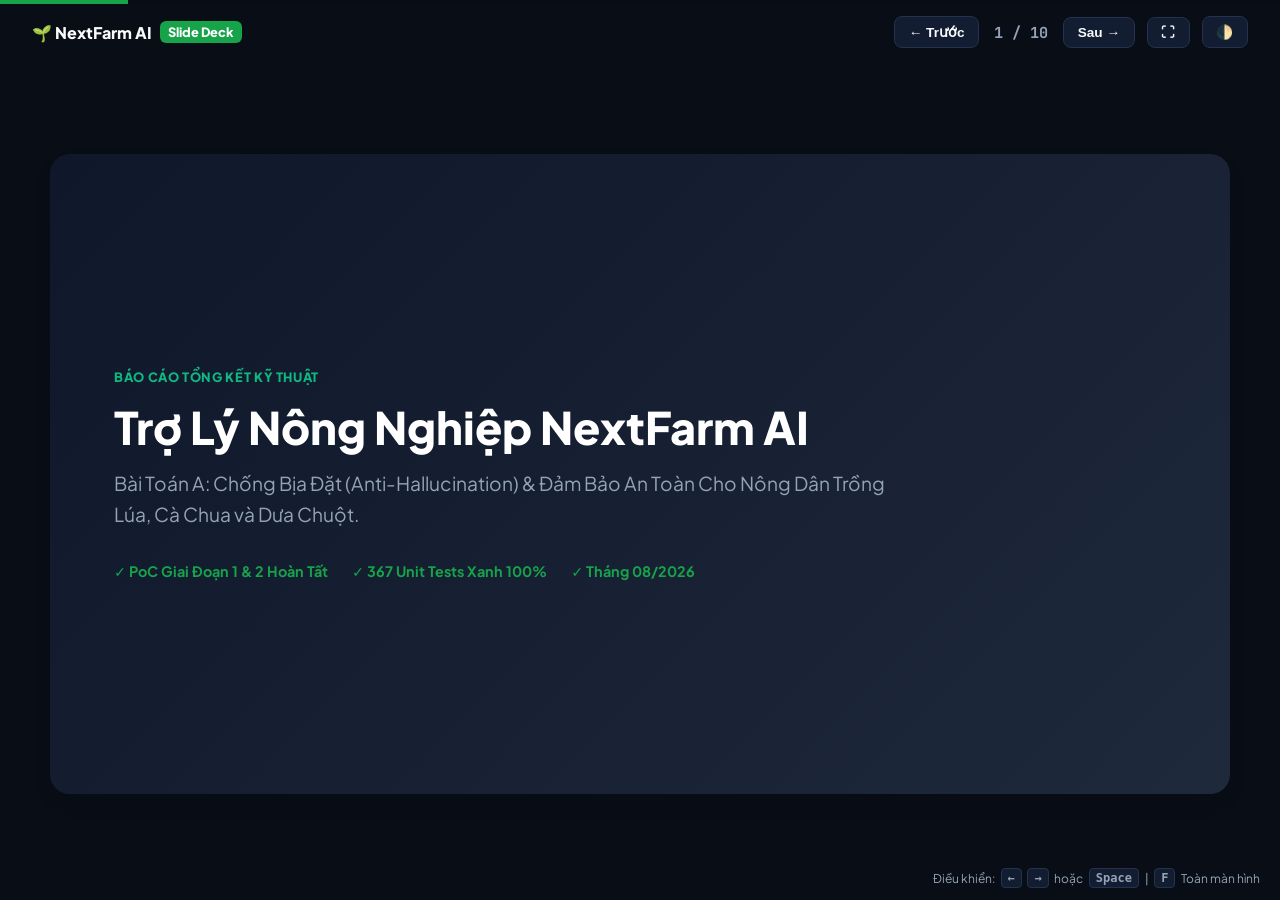
<file: frontend/slides.html>
<!DOCTYPE html>
<html lang="vi">
<head>
<meta charset="utf-8">
<meta name="viewport" content="width=device-width, initial-scale=1">
<title>Slide Thuyết Trình — NextFarm AI Assistant (Bài Toán A: Chống Bịa Đặt)</title>
<link rel="preconnect" href="https://fonts.googleapis.com">
<link rel="preconnect" href="https://fonts.gstatic.com" crossorigin>
<link href="https://fonts.googleapis.com/css2?family=Plus+Jakarta+Sans:wght@400;500;600;700;800&family=JetBrains+Mono:wght@500;700&display=swap" rel="stylesheet">
<style>
:root {
  --primary: #16a34a;
  --primary-hover: #15803d;
  --primary-light: #ecfdf5;
  --bg-dark: #0f172a;
  --bg-card-dark: #1e293b;
  --bg-page: #f8fafc;
  --bg-card: #ffffff;
  --text-main: #0f172a;
  --text-muted: #64748b;
  --border: #e2e8f0;
  --emerald: #10b981;
  --rose: #e11d48;
  --amber: #d97706;
  --blue: #2563eb;
}

[data-theme="dark"] {
  --bg-page: #090d16;
  --bg-card: #131d31;
  --text-main: #f8fafc;
  --text-muted: #94a3b8;
  --border: #23324d;
  --primary-light: #064e3b33;
}

* { box-sizing: border-box; margin: 0; padding: 0; }
body {
  background-color: var(--bg-page);
  color: var(--text-main);
  font-family: 'Plus Jakarta Sans', system-ui, -apple-system, sans-serif;
  height: 100vh;
  display: flex;
  flex-direction: column;
  overflow: hidden;
  user-select: none;
}

/* Progress bar */
.progress-container {
  width: 100%;
  height: 4px;
  background: rgba(0,0,0,0.05);
  position: fixed;
  top: 0;
  left: 0;
  z-index: 1000;
}
.progress-bar {
  height: 100%;
  background: var(--primary);
  width: 10%;
  transition: width 0.3s ease;
}

/* Controls Header */
.top-bar {
  display: flex;
  justify-content: space-between;
  align-items: center;
  padding: 1rem 2rem;
  z-index: 100;
}
.brand-tag {
  display: flex;
  align-items: center;
  gap: 0.5rem;
  font-weight: 800;
  font-size: 1rem;
  color: var(--text-main);
  text-decoration: none;
}
.brand-tag span {
  background: var(--primary);
  color: white;
  padding: 0.2rem 0.5rem;
  border-radius: 6px;
  font-size: 0.8rem;
}
.slide-nav-controls {
  display: flex;
  align-items: center;
  gap: 0.75rem;
}
.btn-control {
  background: var(--bg-card);
  border: 1px solid var(--border);
  color: var(--text-main);
  padding: 0.45rem 0.85rem;
  border-radius: 8px;
  font-weight: 600;
  font-size: 0.85rem;
  cursor: pointer;
  display: inline-flex;
  align-items: center;
  gap: 0.35rem;
  transition: all 0.15s ease;
}
.btn-control:hover {
  background: var(--primary);
  color: white;
  border-color: var(--primary);
}
.slide-counter {
  font-family: 'JetBrains Mono', monospace;
  font-weight: 700;
  font-size: 0.95rem;
  color: var(--text-muted);
  min-width: 60px;
  text-align: center;
}

/* Slide Viewport */
.deck-container {
  flex: 1;
  display: flex;
  align-items: center;
  justify-content: center;
  padding: 1rem 2rem 2rem;
  position: relative;
}

.slide {
  display: none;
  width: 100%;
  max-width: 1180px;
  height: 100%;
  max-height: 640px;
  background: var(--bg-card);
  border: 1px solid var(--border);
  border-radius: 20px;
  padding: 2.5rem;
  box-shadow: 0 10px 25px -5px rgba(0,0,0,0.08);
  flex-direction: column;
  justify-content: space-between;
  animation: slideFadeIn 0.3s cubic-bezier(0.16, 1, 0.3, 1);
}
.slide.active {
  display: flex;
}
@keyframes slideFadeIn {
  from { opacity: 0; transform: scale(0.98) translateY(8px); }
  to { opacity: 1; transform: scale(1) translateY(0); }
}

/* Slide Content Styles */
.slide-pill {
  display: inline-block;
  font-size: 0.8rem;
  font-weight: 800;
  color: var(--primary);
  text-transform: uppercase;
  letter-spacing: 0.05em;
  margin-bottom: 0.5rem;
}
.slide-heading {
  font-size: 1.85rem;
  font-weight: 800;
  line-height: 1.25;
  margin-bottom: 1.5rem;
  color: var(--text-main);
}
.slide-body {
  flex: 1;
  display: flex;
  flex-direction: column;
  justify-content: center;
}

/* Grid & Cards */
.slide-grid-2 {
  display: grid;
  grid-template-columns: 1fr 1fr;
  gap: 1.25rem;
}
.slide-grid-3 {
  display: grid;
  grid-template-columns: 1fr 1fr 1fr;
  gap: 1rem;
}
.slide-card {
  background: var(--bg-page);
  border: 1px solid var(--border);
  border-radius: 12px;
  padding: 1.25rem;
  display: flex;
  flex-direction: column;
  gap: 0.4rem;
}
.slide-card.primary { border-left: 4px solid var(--primary); }
.slide-card.danger { border-left: 4px solid var(--rose); }
.slide-card.amber { border-left: 4px solid var(--amber); }
.slide-card.blue { border-left: 4px solid var(--blue); }

.slide-card h4 {
  font-size: 1.05rem;
  font-weight: 700;
  color: var(--text-main);
}
.slide-card p {
  font-size: 0.88rem;
  color: var(--text-muted);
  line-height: 1.5;
}

/* Table Style inside slide */
.slide-table {
  width: 100%;
  border-collapse: collapse;
  font-size: 0.88rem;
  margin-top: 0.5rem;
}
.slide-table th {
  background: var(--bg-page);
  padding: 0.65rem 0.85rem;
  text-align: left;
  font-weight: 700;
  border-bottom: 2px solid var(--border);
}
.slide-table td {
  padding: 0.65rem 0.85rem;
  border-bottom: 1px solid var(--border);
}
.slide-table tr:last-child td { border-bottom: none; }
.slide-table tr:hover { background: rgba(0,0,0,0.02); }

/* Cover Slide Specific */
.cover-slide {
  background: linear-gradient(135deg, #0f172a 0%, #1e293b 100%);
  color: white;
  border: none;
  justify-content: center;
  align-items: flex-start;
  padding: 4rem;
}
.cover-slide h1 {
  font-size: 2.8rem;
  font-weight: 800;
  line-height: 1.15;
  margin: 0.5rem 0 1rem;
}
.cover-slide p {
  color: #94a3b8;
  font-size: 1.2rem;
  max-width: 800px;
  line-height: 1.6;
}
.cover-meta {
  margin-top: 2rem;
  display: flex;
  gap: 1.5rem;
  font-size: 0.9rem;
  color: var(--primary);
  font-weight: 700;
}

/* Footer of Slide */
.slide-footer {
  display: flex;
  justify-content: space-between;
  align-items: center;
  border-top: 1px solid var(--border);
  padding-top: 0.85rem;
  margin-top: 1rem;
  font-size: 0.8rem;
  color: var(--text-muted);
}

/* Keyboard hint */
.kbd-hint {
  position: fixed;
  bottom: 12px;
  right: 20px;
  font-size: 0.75rem;
  color: var(--text-muted);
  display: flex;
  gap: 0.35rem;
  align-items: center;
}
kbd {
  background: var(--bg-card);
  border: 1px solid var(--border);
  padding: 2px 6px;
  border-radius: 4px;
  font-family: monospace;
  font-weight: 700;
}
</style>
</head>
<body>

<div class="progress-container">
  <div class="progress-bar" id="progress-bar"></div>
</div>

<header class="top-bar">
  <a href="/" class="brand-tag">
    🌱 NextFarm AI <span>Slide Deck</span>
  </a>
  <div class="slide-nav-controls">
    <button class="btn-control" id="btn-prev" title="Slide Trước (Phím Trái)">← Trước</button>
    <span class="slide-counter" id="slide-num">1 / 10</span>
    <button class="btn-control" id="btn-next" title="Slide Sau (Phím Phải / Phím Cách)">Sau →</button>
    <button class="btn-control" id="btn-fullscreen" title="Toàn Màn Hình">⛶</button>
    <button class="btn-control" id="btn-theme" title="Sáng / Tối">🌓</button>
  </div>
</header>

<main class="deck-container">

  <!-- Slide 1: Cover -->
  <div class="slide cover-slide active" data-title="Trang Bìa">
    <div class="slide-pill" style="color:#10b981;">BÁO CÁO TỔNG KẾT KỸ THUẬT</div>
    <h1>Trợ Lý Nông Nghiệp NextFarm AI</h1>
    <p>Bài Toán A: Chống Bịa Đặt (Anti-Hallucination) & Đảm Bảo An Toàn Cho Nông Dân Trồng Lúa, Cà Chua và Dưa Chuột.</p>
    <div class="cover-meta">
      <div>✓ PoC Giai Đoạn 1 & 2 Hoàn Tất</div>
      <div>✓ 367 Unit Tests Xanh 100%</div>
      <div>✓ Tháng 08/2026</div>
    </div>
  </div>

  <!-- Slide 2: 4 Rủi Ro -->
  <div class="slide" data-title="4 Hiện Tượng Rủi Ro">
    <div>
      <div class="slide-pill">1. VẤN ĐỀ & BỐI CẢNH</div>
      <h2 class="slide-heading">Phân Tích 4 Hiện Tượng Rủi Ro Của LLM Trần</h2>
    </div>
    <div class="slide-body">
      <div class="slide-grid-2">
        <div class="slide-card danger">
          <h4>A1: Bịa Số Liệu Cảm Biến Vườn</h4>
          <p>Nông dân hỏi độ ẩm đất hiện tại $\rightarrow$ LLM tự đoán 75%, 30°C dù không có cảm biến, gây nguy cơ úng cây, cháy lá.<br><strong>✓ Giải pháp:</strong> Router chặn trong 1ms (0 token).</p>
        </div>
        <div class="slide-card amber">
          <h4>A2: Bịa Tính Năng Ứng Dụng</h4>
          <p>Nông dân hỏi app có dự báo giá nông sản không $\rightarrow$ LLM tự nhận có, gây hiểu lầm dịch vụ.<br><strong>✓ Giải pháp:</strong> Phân loại product_feature và từ chối rõ ràng.</p>
        </div>
        <div class="slide-card danger">
          <h4>A3: Sai Cây Trồng & Vùng Miền</h4>
          <p>Áp thời vụ miền Bắc cho miền Tây; tư vấn cây ngoài phạm vi (sầu riêng, cam).<br><strong>✓ Giải pháp:</strong> Scope Check chặn cứng 3 cây; RRF cộng điểm vùng.</p>
        </div>
        <div class="slide-card primary">
          <h4>A4: Tiếng Việt Không Dấu & Thổ Ngữ</h4>
          <p>Nông dân gõ <em>"ca chua bi sau"</em> $\rightarrow$ LLM đoán sai dấu hoặc nhầm 'kg'.<br><strong>✓ Giải pháp:</strong> Chuẩn hoá 4 lớp + Trigram matching ở CSDL.</p>
        </div>
      </div>
    </div>
    <div class="slide-footer">
      <span>NextFarm AI — Bài Toán A</span>
      <span>Slide 2 / 10</span>
    </div>
  </div>

  <!-- Slide 3: Pipeline 7 Chặng -->
  <div class="slide" data-title="Kiến Trúc Pipeline">
    <div>
      <div class="slide-pill">2. KIẾN TRÚC HỆ THỐNG</div>
      <h2 class="slide-heading">Kiến Trúc Pipeline 7 Chặng & 3 Tầng Guardrail</h2>
    </div>
    <div class="slide-body">
      <div style="display:flex; flex-direction:column; gap:0.6rem;">
        <div class="slide-card primary" style="padding:0.75rem 1rem;">
          <strong>1. Chuẩn Hoá (0ms):</strong> Unicode NFC, hạ chữ thường, từ điển đồng nghĩa nông học (sào Bắc Bộ vs sào Trung Bộ).
        </div>
        <div class="slide-card primary" style="padding:0.75rem 1rem;">
          <strong>2. Intent Router (5ms):</strong> Tầng 1 Rule-based chặn 141 ca sớm; Tầng 2 LLM Few-shot Router (§11.3).
        </div>
        <div class="slide-card primary" style="padding:0.75rem 1rem;">
          <strong>3. Scope Check (4ms):</strong> Giới hạn cứng 3 cây trồng: Lúa, Cà chua, Dưa chuột (hỏi lại khi thiếu chủ ngữ).
        </div>
        <div class="slide-card primary" style="padding:0.75rem 1rem;">
          <strong>4. Hybrid RRF (12ms):</strong> FTS Simple OR + Trigram + Local Vector Embedding (View indexable_chunk).
        </div>
        <div class="slide-card primary" style="padding:0.75rem 1rem;">
          <strong>5. LLM & Grounding:</strong> Gemini 3.1 Flash Lite sinh JSON kèm mã [cid]; Grounding Validator đối soát số liệu tất định.
        </div>
      </div>
    </div>
    <div class="slide-footer">
      <span>NextFarm AI — Kiến Trúc Xử Lý</span>
      <span>Slide 3 / 10</span>
    </div>
  </div>

  <!-- Slide 4: Kho Tri Thức -->
  <div class="slide" data-title="Kho Tri Thức">
    <div>
      <div class="slide-pill">3. DỮ LIỆU & KIỂM DUYỆT</div>
      <h2 class="slide-heading">Quản Trị Kho Tri Thức Khuyến Nông (DEC-005)</h2>
    </div>
    <div class="slide-body">
      <div class="slide-grid-2">
        <div class="slide-card primary">
          <h4>18 / 31 Tài Liệu Đã Duyệt</h4>
          <p>Thu thập từ các cổng khuyến nông chính thống .gov.vn (Ninh Bình, Hà Tĩnh, Lai Châu...); loại bỏ 13 bài tin tức tổng hợp.</p>
        </div>
        <div class="slide-card primary">
          <h4>185 / 292 Chunks Indexable</h4>
          <p>185 chunks kỹ thuật chuẩn được mở khóa vào kho tìm kiếm (Lúa: 87 · Dưa chuột: 62 · Cà chua: 36), khóa mã băm SHA-256.</p>
        </div>
        <div class="slide-card amber">
          <h4>31 Chunks Rủi Ro Cao Duyệt Lẻ</h4>
          <p>Chứa liều lượng phân bón và hoạt chất thuốc BVTV: 24 chunk đạt chuẩn được cấp phép; 7 chunk bị loại (0 chunk chờ duyệt).</p>
        </div>
        <div class="slide-card blue">
          <h4>65 / 141 Facts Ground Truth</h4>
          <p>65 fact số liệu về độ pH đất, lượng giống gieo, ngày cách ly được xác thực thủ công làm ground truth kiểm định.</p>
        </div>
      </div>
    </div>
    <div class="slide-footer">
      <span>NextFarm AI — Kho Tri Thức</span>
      <span>Slide 4 / 10</span>
    </div>
  </div>

  <!-- Slide 5: 3 Tham Số §40.2 -->
  <div class="slide" data-title="3 Mục §40.2">
    <div>
      <div class="slide-pill">4. TỐI ƯU THAM SỐ</div>
      <h2 class="slide-heading">Giải Quyết 3 Mục Kỹ Thuật §40.2 (P16 & P17)</h2>
    </div>
    <div class="slide-body">
      <div class="slide-grid-3">
        <div class="slide-card primary">
          <h4>Mục 4: Quét Chunk Size</h4>
          <p>• Quét 800, 1000, 1200, 1500 ký tự.<br>• <strong>1.200 ký tự</strong> đạt 100% Fact Coverage & 100% Hit Rate.<br>• Giữ trọn vẹn bảng phân bón.<br><em>(Báo cáo: P16_chunk_size_sweep.md)</em></p>
        </div>
        <div class="slide-card blue">
          <h4>Mục 9: LLM Few-Shot</h4>
          <p>• Tích hợp LLMFewShotRouter.<br>• 35+ ví dụ mẫu chuẩn hóa 6 intent.<br>• Thiên lệch an toàn theo §11.4.<br>• Tính điểm tin cậy thực 0.85–0.95.<br>• An toàn tuyệt đối lệnh thiết bị.</p>
        </div>
        <div class="slide-card amber">
          <h4>Mục 11: Trọng Số Vùng</h4>
          <p>• Tạo tập 30 test case địa phương.<br>• Quét dải hệ số 0.00 đến 0.30.<br>• Chốt <strong>he_so = 0.10</strong> nâng Top-1 khớp vùng lên 63.3%, Top-3 lên 73.3%.<br><em>(Báo cáo: P17_region_weighting_sweep.md)</em></p>
        </div>
      </div>
    </div>
    <div class="slide-footer">
      <span>NextFarm AI — Tối Ưu §40.2</span>
      <span>Slide 5 / 10</span>
    </div>
  </div>

  <!-- Slide 6: Đối Chứng C0 C1 C2 -->
  <div class="slide" data-title="Đối Chứng C0-C1-C2">
    <div>
      <div class="slide-pill">5. KẾT QUẢ ĐỐI CHỨNG</div>
      <h2 class="slide-heading">Bảng Thực Nghiệm Đối Chứng Định Lượng (C0 · C1 · C2)</h2>
    </div>
    <div class="slide-body">
      <table class="slide-table">
        <thead>
          <tr>
            <th>Chỉ Số Đo Lường (222 Case v3)</th>
            <th>C0: LLM Trần</th>
            <th>C1: RAG Thuần</th>
            <th style="color:var(--primary);">C2: NextFarm PoC</th>
          </tr>
        </thead>
        <tbody>
          <tr>
            <td><strong>Số ca bịa số liệu nông học</strong></td>
            <td style="color:var(--rose);">61 ca (27.5%)</td>
            <td style="color:var(--amber);">23 ca (10.4%)</td>
            <td style="color:var(--primary); font-weight:700;">0 ca (0.0% Triệt tiêu)</td>
          </tr>
          <tr>
            <td>Tỷ lệ trả lời sai (False Answer Rate)</td>
            <td>77.0%</td>
            <td>23.0%</td>
            <td style="font-weight:700;">0.9%</td>
          </tr>
          <tr>
            <td>Độ chính xác khi trả lời</td>
            <td>1.2%</td>
            <td>23.9%</td>
            <td style="font-weight:700;">90.9%</td>
          </tr>
          <tr>
            <td>Bắt ca cần từ chối (Abstention Recall)</td>
            <td>3.4%</td>
            <td>69.6%</td>
            <td style="font-weight:700; color:var(--primary);">100.0% (148/148 ca)</td>
          </tr>
          <tr>
            <td>Độ trễ trung vị (p50)</td>
            <td>2.621 ms</td>
            <td>2.555 ms</td>
            <td style="font-weight:700;">15 ms (Giảm 99.4%)</td>
          </tr>
          <tr>
            <td>Chi phí API / 222 câu hỏi</td>
            <td>$0.0369</td>
            <td>$0.1231</td>
            <td style="font-weight:700;">$0.0527 (~$0.0002/câu)</td>
          </tr>
        </tbody>
      </table>
    </div>
    <div class="slide-footer">
      <span>NextFarm AI — Đo Lường Định Lượng</span>
      <span>Slide 6 / 10</span>
    </div>
  </div>

  <!-- Slide 7: Chấm Chuyên Gia -->
  <div class="slide" data-title="Chấm Chuyên Gia 50 Câu">
    <div>
      <div class="slide-pill">6. KIỂM ĐỊNH THỰC TẾ</div>
      <h2 class="slide-heading">Kết Quả Chấm Chuyên Gia C2 (50 Câu Thực Tế)</h2>
    </div>
    <div class="slide-body">
      <div class="slide-grid-2">
        <div class="slide-card primary">
          <h4>Chấm Thật Dựa Trên Câu Trả Lời Của Máy</h4>
          <p>• Người chấm: <em>Nguyen Phuc Bang (Doi ky thuat NextFarm)</em>.<br>• Trích dẫn nguyên văn bằng chứng cho câu trả lời chuẩn (pH 6.0-6.5, ngâm hạt 40-50°C).<br>• Từ chối bẫy kê đơn thuốc và bò lan chuẩn xác.<br>• Điểm số phân hóa tự nhiên theo 8+ tổ hợp thực tế.</p>
        </div>
        <div class="slide-card amber">
          <h4>Bắt Lỗi Thật Tại Câu 41 & 42</h4>
          <p>• Hỏi về dữ liệu vườn và cảm biến độ ẩm $\rightarrow$ Máy bị Scope Check dùng nhầm template hỏi cây trồng (<em>"can_lam_ro"</em>).<br>• Ghi nhận trung thực khuyết điểm: Từ chối an toàn nhưng sai lý do.<br>• Hạ điểm chuẩn xác (C1:3, C2:2, C3:2) để phản ánh đúng thực tế.</p>
        </div>
      </div>
    </div>
    <div class="slide-footer">
      <span>NextFarm AI — Phiếu Chấm Chuyên Gia</span>
      <span>Slide 7 / 10</span>
    </div>
  </div>

  <!-- Slide 8: DevOps & Production -->
  <div class="slide" data-title="Đóng Gói Sản Xuất">
    <div>
      <div class="slide-pill">7. DEVOPS & PRODUCTION</div>
      <h2 class="slide-heading">Đóng Gói Sản Xuất & Đảm Bảo Chất Lượng</h2>
    </div>
    <div class="slide-body">
      <div class="slide-grid-2">
        <div class="slide-card primary">
          <h4>Docker Compose 1 Lệnh</h4>
          <p>Dockerfile Python 3.11-slim non-root user <code>nextfarm</code>; khởi chạy cùng PostgreSQL 16 pgvector, có healthcheck và network cô lập an toàn.</p>
        </div>
        <div class="slide-card primary">
          <h4>Local Embedding & Bảo Mật</h4>
          <p>Mô hình embedding chạy 100% on-premise, không gửi kho tri thức ra ngoài; cửa quản trị /admin mặc định an toàn.</p>
        </div>
        <div class="slide-card primary">
          <h4>367 Unit Tests Xanh 100%</h4>
          <p>Bộ test tự động bao phủ toàn diện từ chuẩn hóa, router, retrieval, reranker đến grounding validator.</p>
        </div>
        <div class="slide-card blue">
          <h4>4 Giao Diện Web Đa Dạng</h4>
          <p>Chat nông dân (/), Bảng Quản trị (/admin), Báo cáo (/report) và Chấm điểm (/expert) hỗ trợ Dark/Light mode.</p>
        </div>
      </div>
    </div>
    <div class="slide-footer">
      <span>NextFarm AI — Đóng Gói Sản Xuất</span>
      <span>Slide 8 / 10</span>
    </div>
  </div>

  <!-- Slide 9: Giới Hạn & Lộ Trình -->
  <div class="slide" data-title="Lộ Trình Phát Triển">
    <div>
      <div class="slide-pill">8. LỘ TRÌNH MỞ RỘNG</div>
      <h2 class="slide-heading">Giới Hạn Đã Biết & Lộ Trình Phát Triển Tiếp Theo</h2>
    </div>
    <div class="slide-body">
      <div class="slide-grid-2">
        <div class="slide-card amber">
          <h4>Giới Hạn Hiện Tại (Minh Bạch)</h4>
          <p>• Chưa kết nối API cảm biến IoT vườn thật (từ chối an toàn khi hỏi số liệu vườn).<br>• Chưa có tài liệu cẩm nang sản phẩm NextFarm.<br>• Fine-tuning self-host cần GPU chuyên dụng (≥16GB VRAM).<br>• Kho tri thức hiện tập trung 3 cây trồng chủ lực.</p>
        </div>
        <div class="slide-card primary">
          <h4>Lộ Trình Tiếp Theo</h4>
          <p>• <strong>Giai Đoạn 2:</strong> Mở rộng kho tri thức cho cây ăn trái/công nghiệp (Sầu riêng, Xoài, Cà phê...) lên 2.000+ chunks.<br>• <strong>Giai Đoạn 3:</strong> Kết nối API cảm biến IoT vườn thực tế (Bài toán B) và xác thực 2 lớp (2FA) cho lệnh điều khiển bơm/van.</p>
        </div>
      </div>
    </div>
    <div class="slide-footer">
      <span>NextFarm AI — Lộ Trình Mở Rộng</span>
      <span>Slide 9 / 10</span>
    </div>
  </div>

  <!-- Slide 10: Kết Luận -->
  <div class="slide cover-slide" data-title="Kết Luận & Bàn Giao">
    <div class="slide-pill" style="color:#10b981;">TỔNG KẾT DỰ ÁN</div>
    <h1>Hệ Thống Đã Sẵn Sàng Bàn Giao</h1>
    <div style="font-size:1.15rem; color:#e2e8f0; line-height:1.7; margin-top:1rem;">
      ✓ <strong>Triệt tiêu 100%</strong> ca bịa số liệu nông học (61 ca $\rightarrow$ 0 ca).<br>
      ✓ <strong>Bắt đúng 100%</strong> ca cần từ chối (148/148 ca bẫy và ngoài phạm vi).<br>
      ✓ <strong>Độ trễ p50 đạt 15ms</strong> (giảm 99.4% thời gian phản hồi).<br>
      ✓ <strong>367 Unit Tests tự động xanh 100%</strong> và đóng gói Docker 1 lệnh.
    </div>
    <div class="cover-meta" style="margin-top:2.5rem;">
      <a href="/" style="color:#10b981; text-decoration:none; font-weight:700;">🌱 Mở Trang Chat</a>
      <a href="/report" style="color:#60a5fa; text-decoration:none; font-weight:700;">📊 Xem Báo Cáo Chi Tiết</a>
      <a href="/admin" style="color:#fbbf24; text-decoration:none; font-weight:700;">⚙️ Mở Bảng Quản Trị</a>
    </div>
  </div>

</main>

<div class="kbd-hint">
  <span>Điều khiển:</span>
  <kbd>←</kbd> <kbd>→</kbd> hoặc <kbd>Space</kbd> | <kbd>F</kbd> Toàn màn hình
</div>

<script>
const slides = document.querySelectorAll(".slide");
const progressBar = document.getElementById("progress-bar");
const slideNum = document.getElementById("slide-num");
const btnPrev = document.getElementById("btn-prev");
const btnNext = document.getElementById("btn-next");
const btnTheme = document.getElementById("btn-theme");
const btnFullscreen = document.getElementById("btn-fullscreen");

let currentIndex = 0;
const totalSlides = slides.length;

function showSlide(index) {
  if (index < 0) index = 0;
  if (index >= totalSlides) index = totalSlides - 1;
  currentIndex = index;

  slides.forEach((s, idx) => {
    s.classList.toggle("active", idx === currentIndex);
  });

  const progressPercent = ((currentIndex + 1) / totalSlides) * 100;
  progressBar.style.width = progressPercent + "%";
  slideNum.textContent = `${currentIndex + 1} / ${totalSlides}`;

  btnPrev.disabled = currentIndex === 0;
  btnNext.disabled = currentIndex === totalSlides - 1;
}

btnPrev.onclick = () => showSlide(currentIndex - 1);
btnNext.onclick = () => showSlide(currentIndex + 1);

// Keyboard controls
document.addEventListener("keydown", (e) => {
  if (e.key === "ArrowRight" || e.key === " " || e.key === "PageDown") {
    e.preventDefault();
    showSlide(currentIndex + 1);
  } else if (e.key === "ArrowLeft" || e.key === "PageUp") {
    e.preventDefault();
    showSlide(currentIndex - 1);
  } else if (e.key.toLowerCase() === "f") {
    toggleFullscreen();
  }
});

// Fullscreen
function toggleFullscreen() {
  if (!document.fullscreenElement) {
    document.documentElement.requestFullscreen().catch(() => {});
  } else {
    document.exitFullscreen().catch(() => {});
  }
}
btnFullscreen.onclick = toggleFullscreen;

// Theme toggle
let currentTheme = localStorage.getItem("nextfarm_theme") || "dark";
document.documentElement.setAttribute("data-theme", currentTheme);
btnTheme.onclick = () => {
  currentTheme = currentTheme === "dark" ? "light" : "dark";
  document.documentElement.setAttribute("data-theme", currentTheme);
  localStorage.setItem("nextfarm_theme", currentTheme);
};

showSlide(0);
</script>
</body>
</html>
</file>
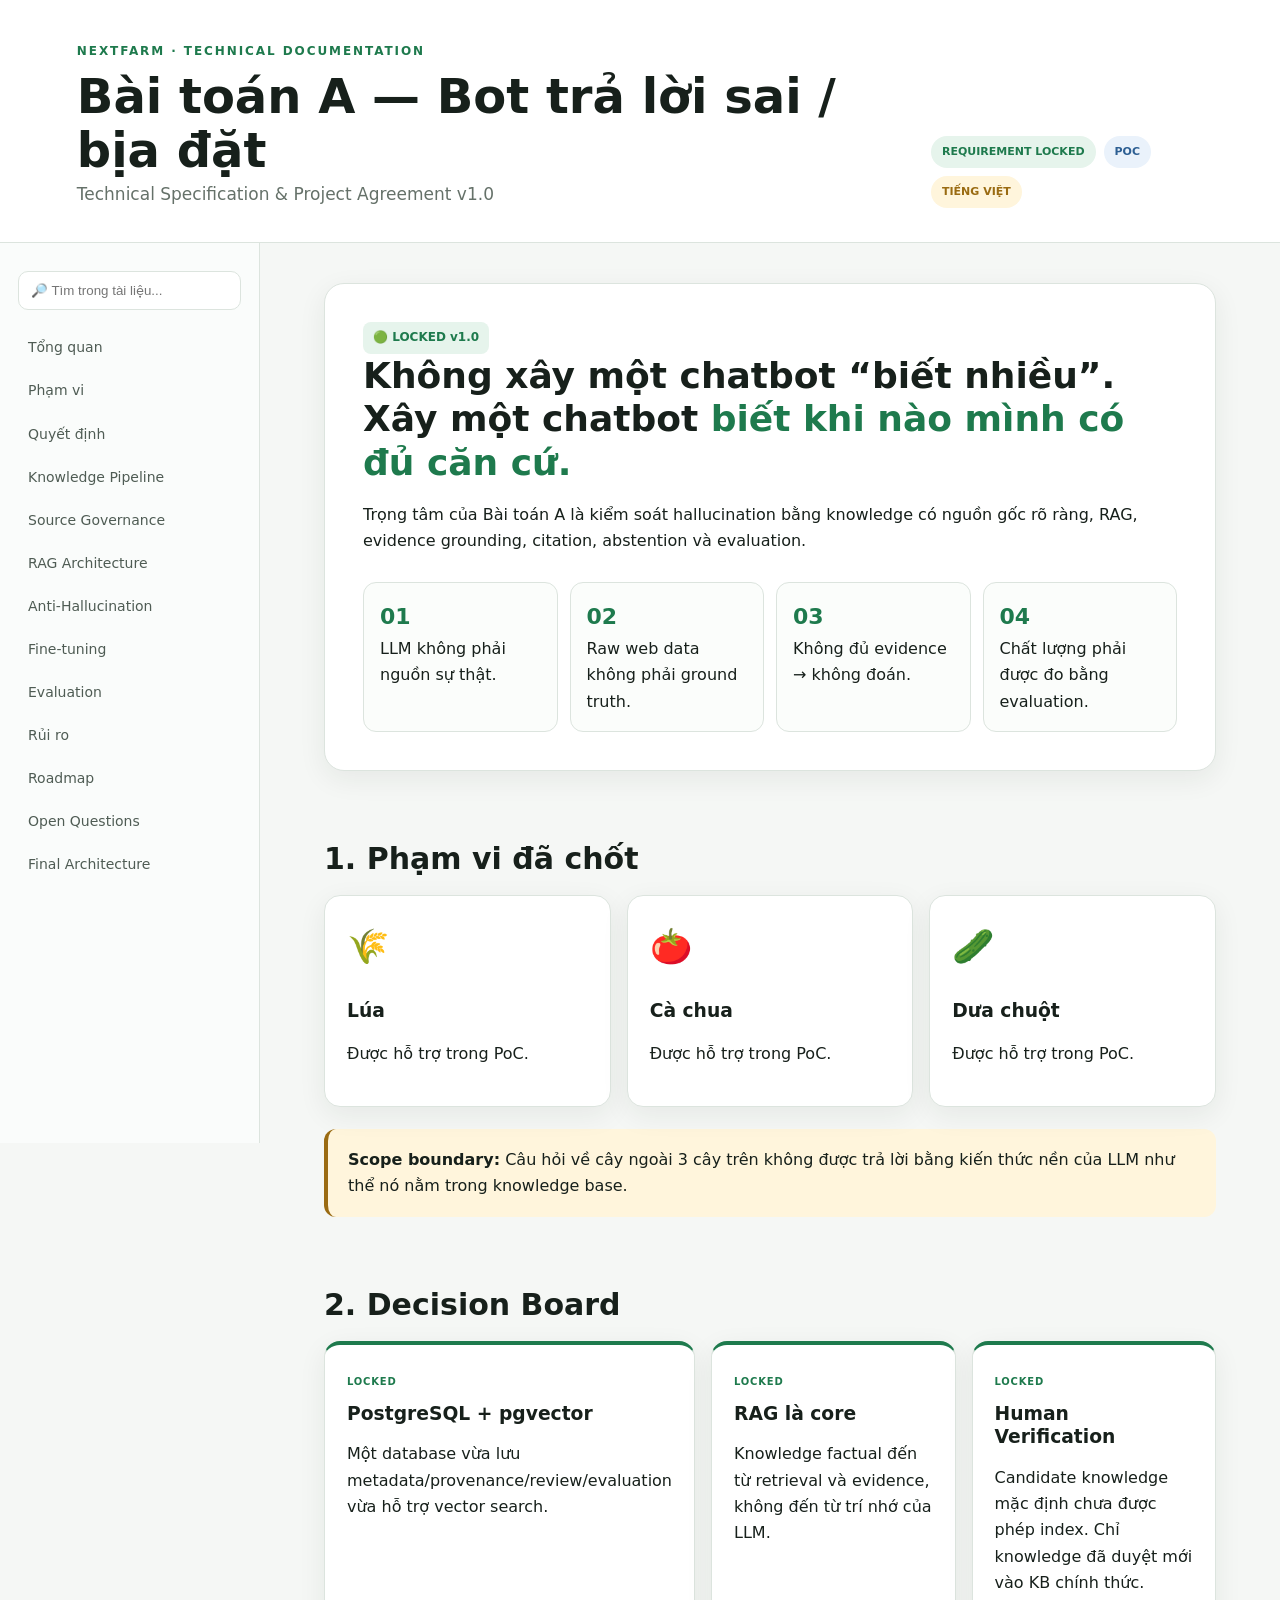
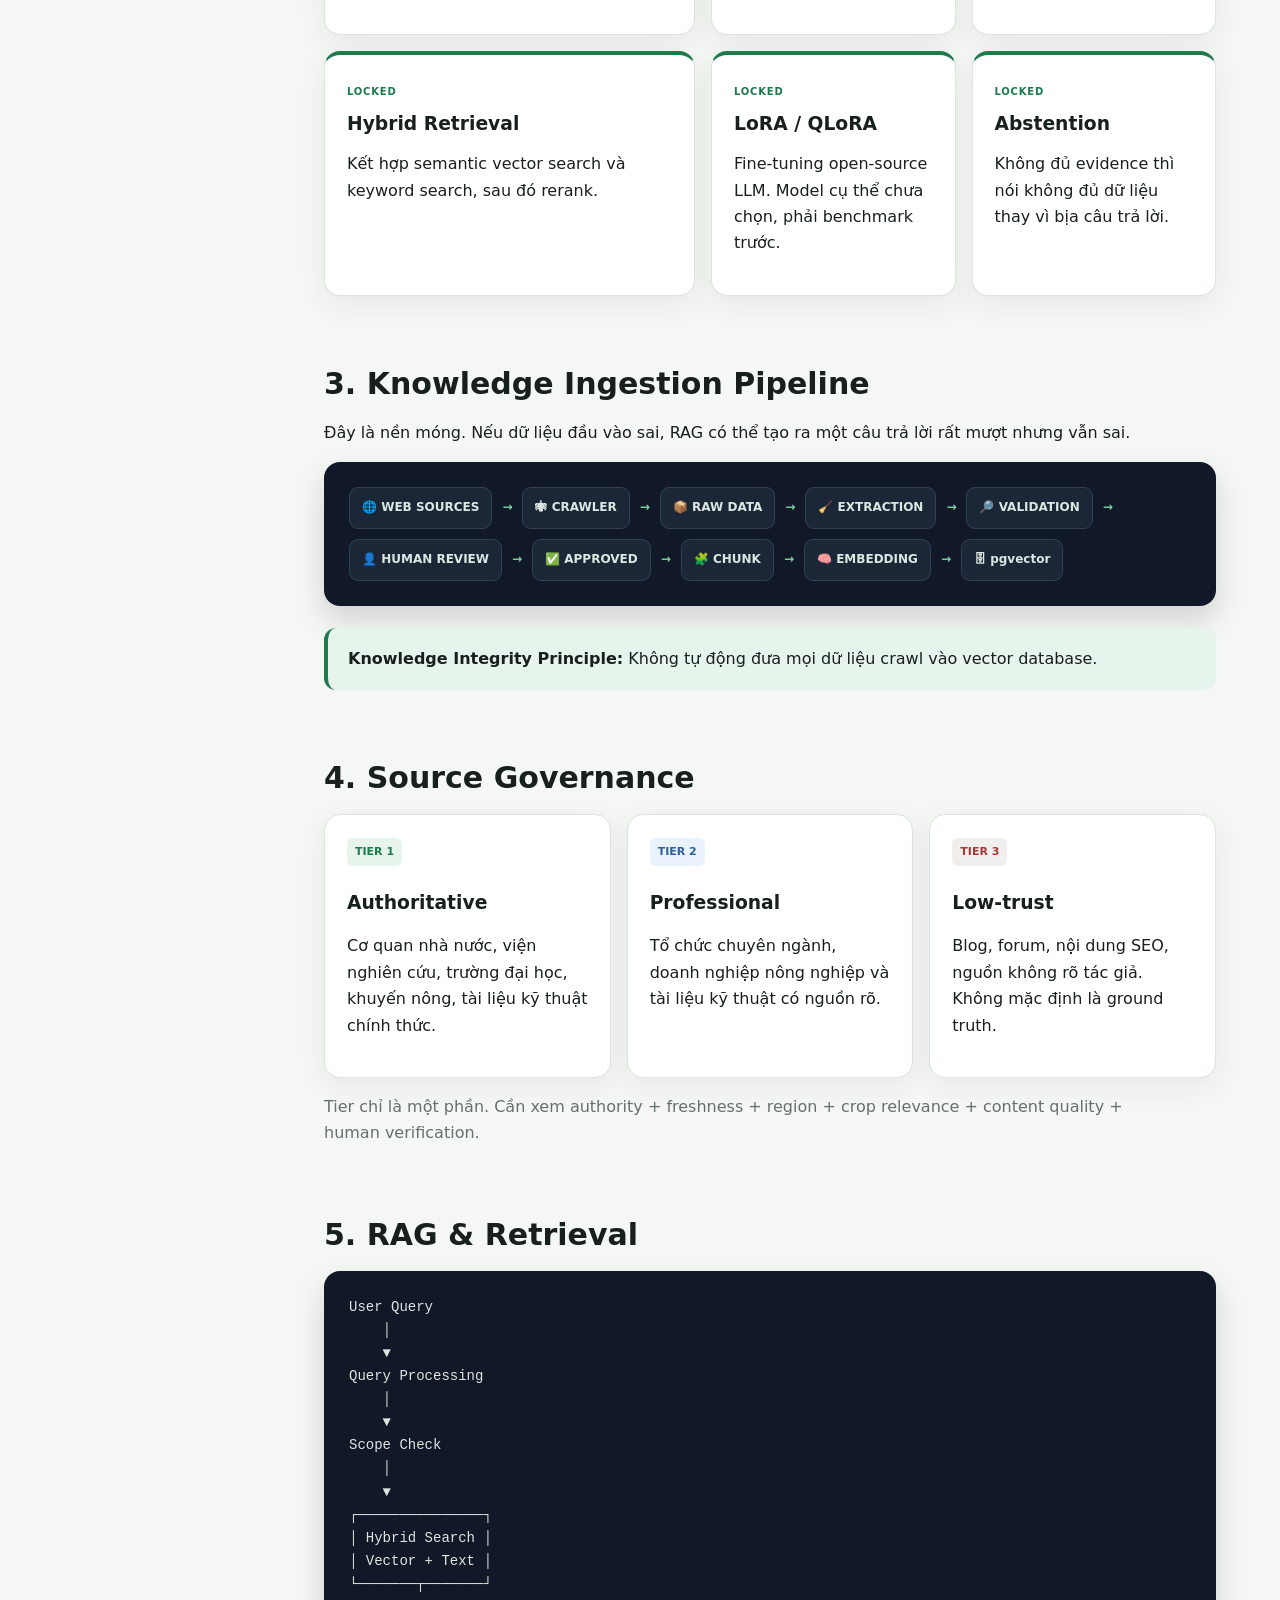
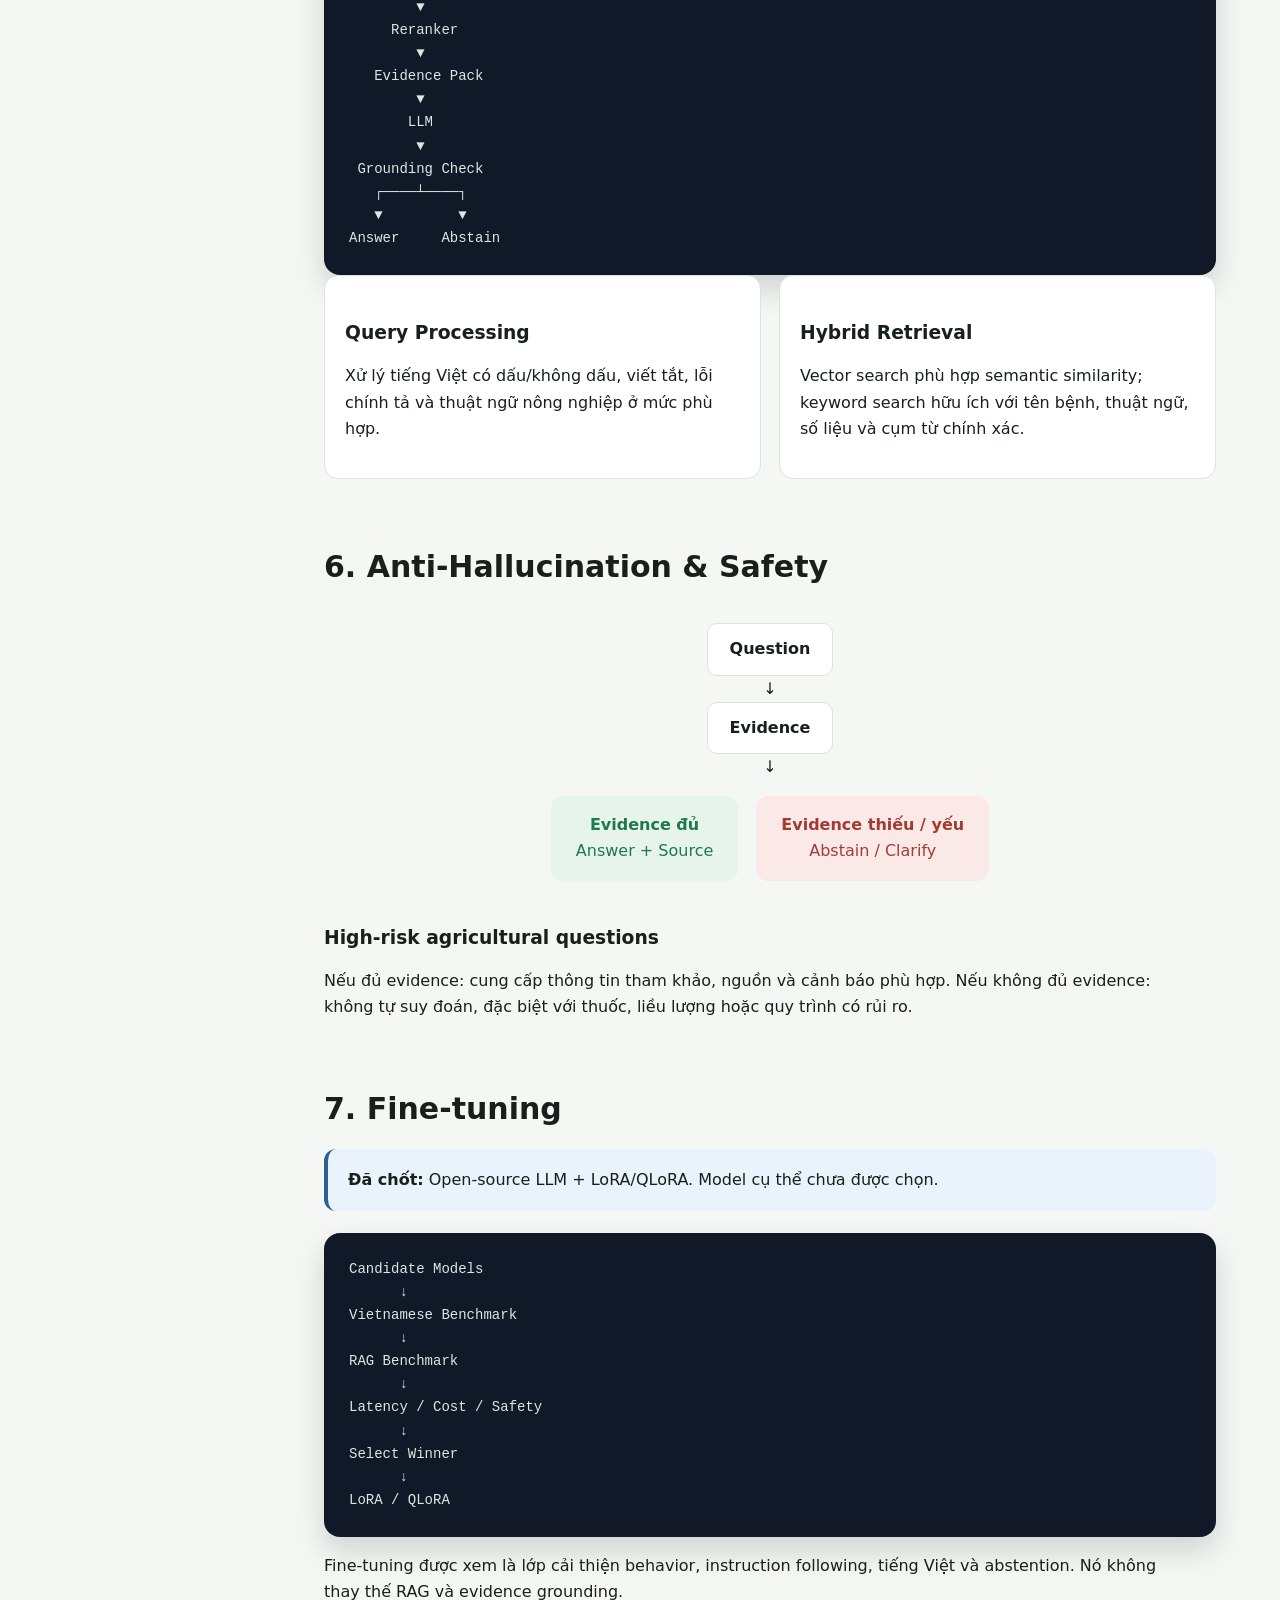
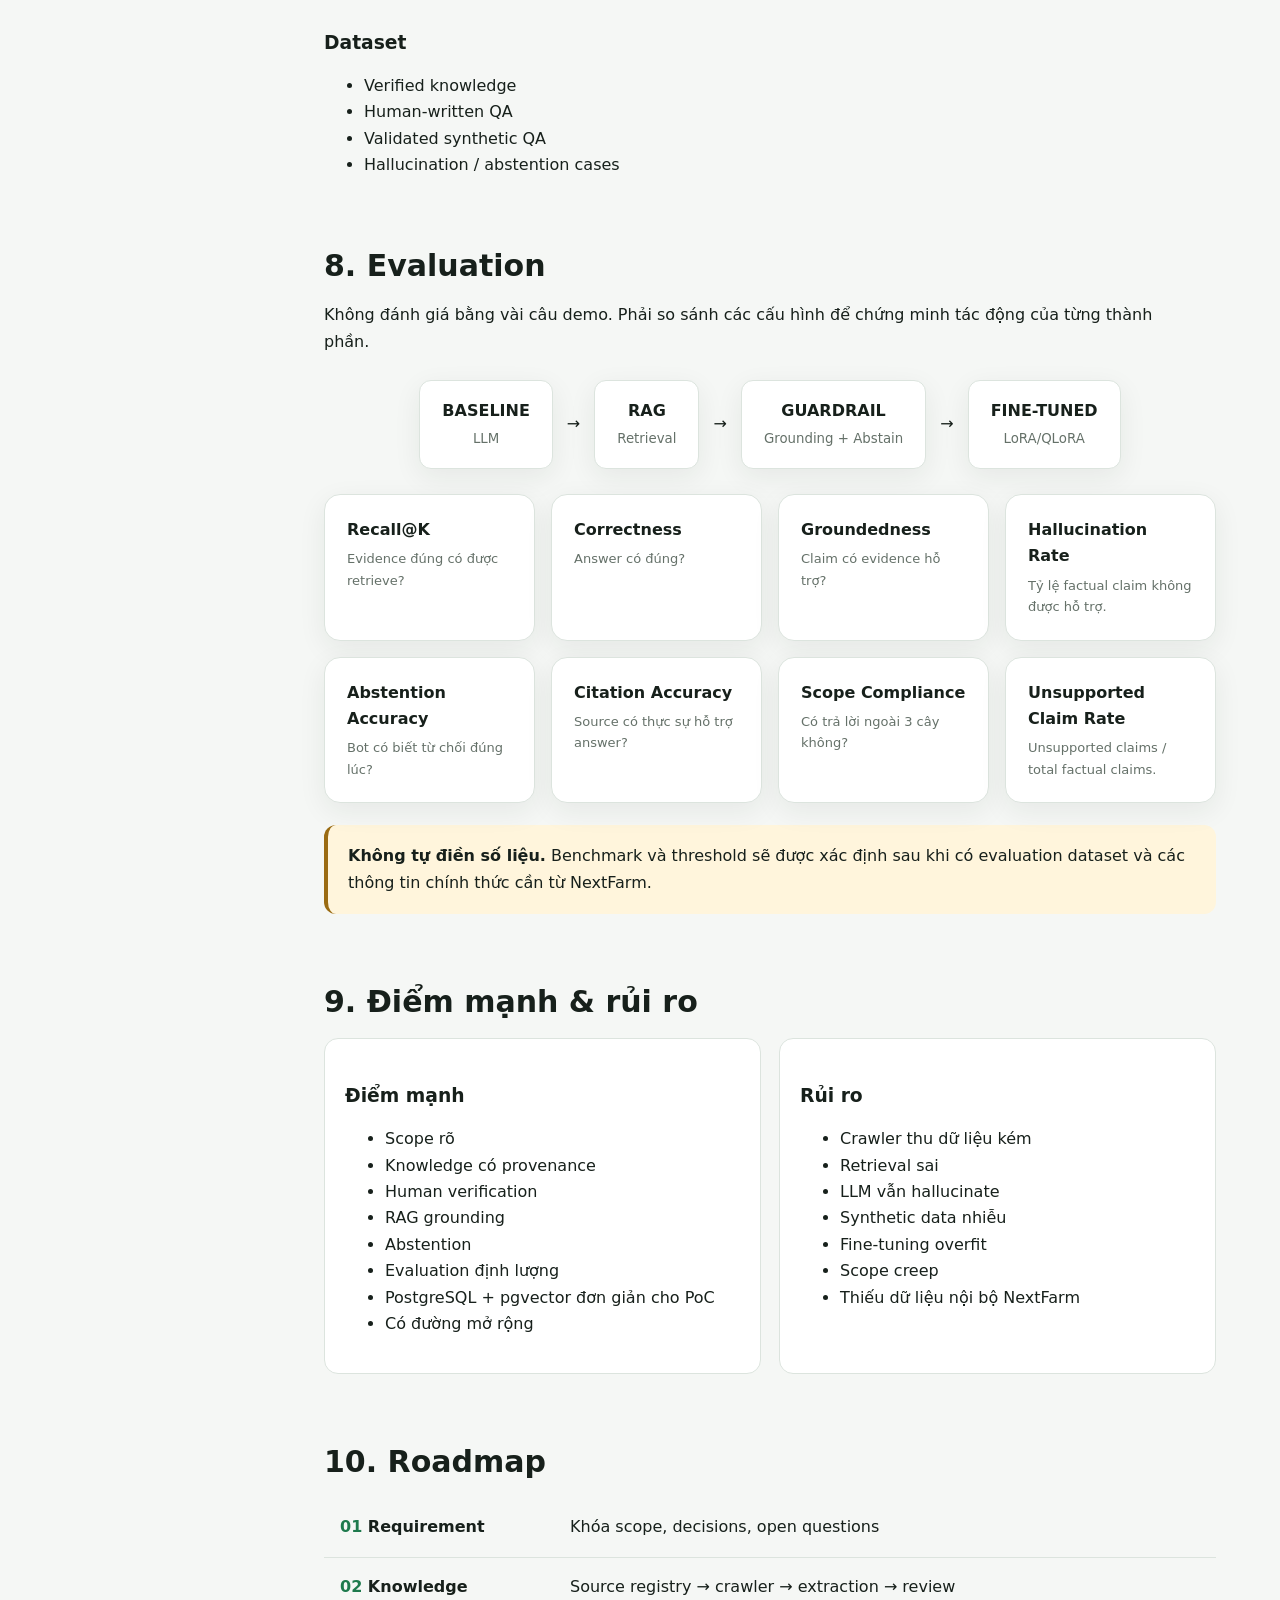
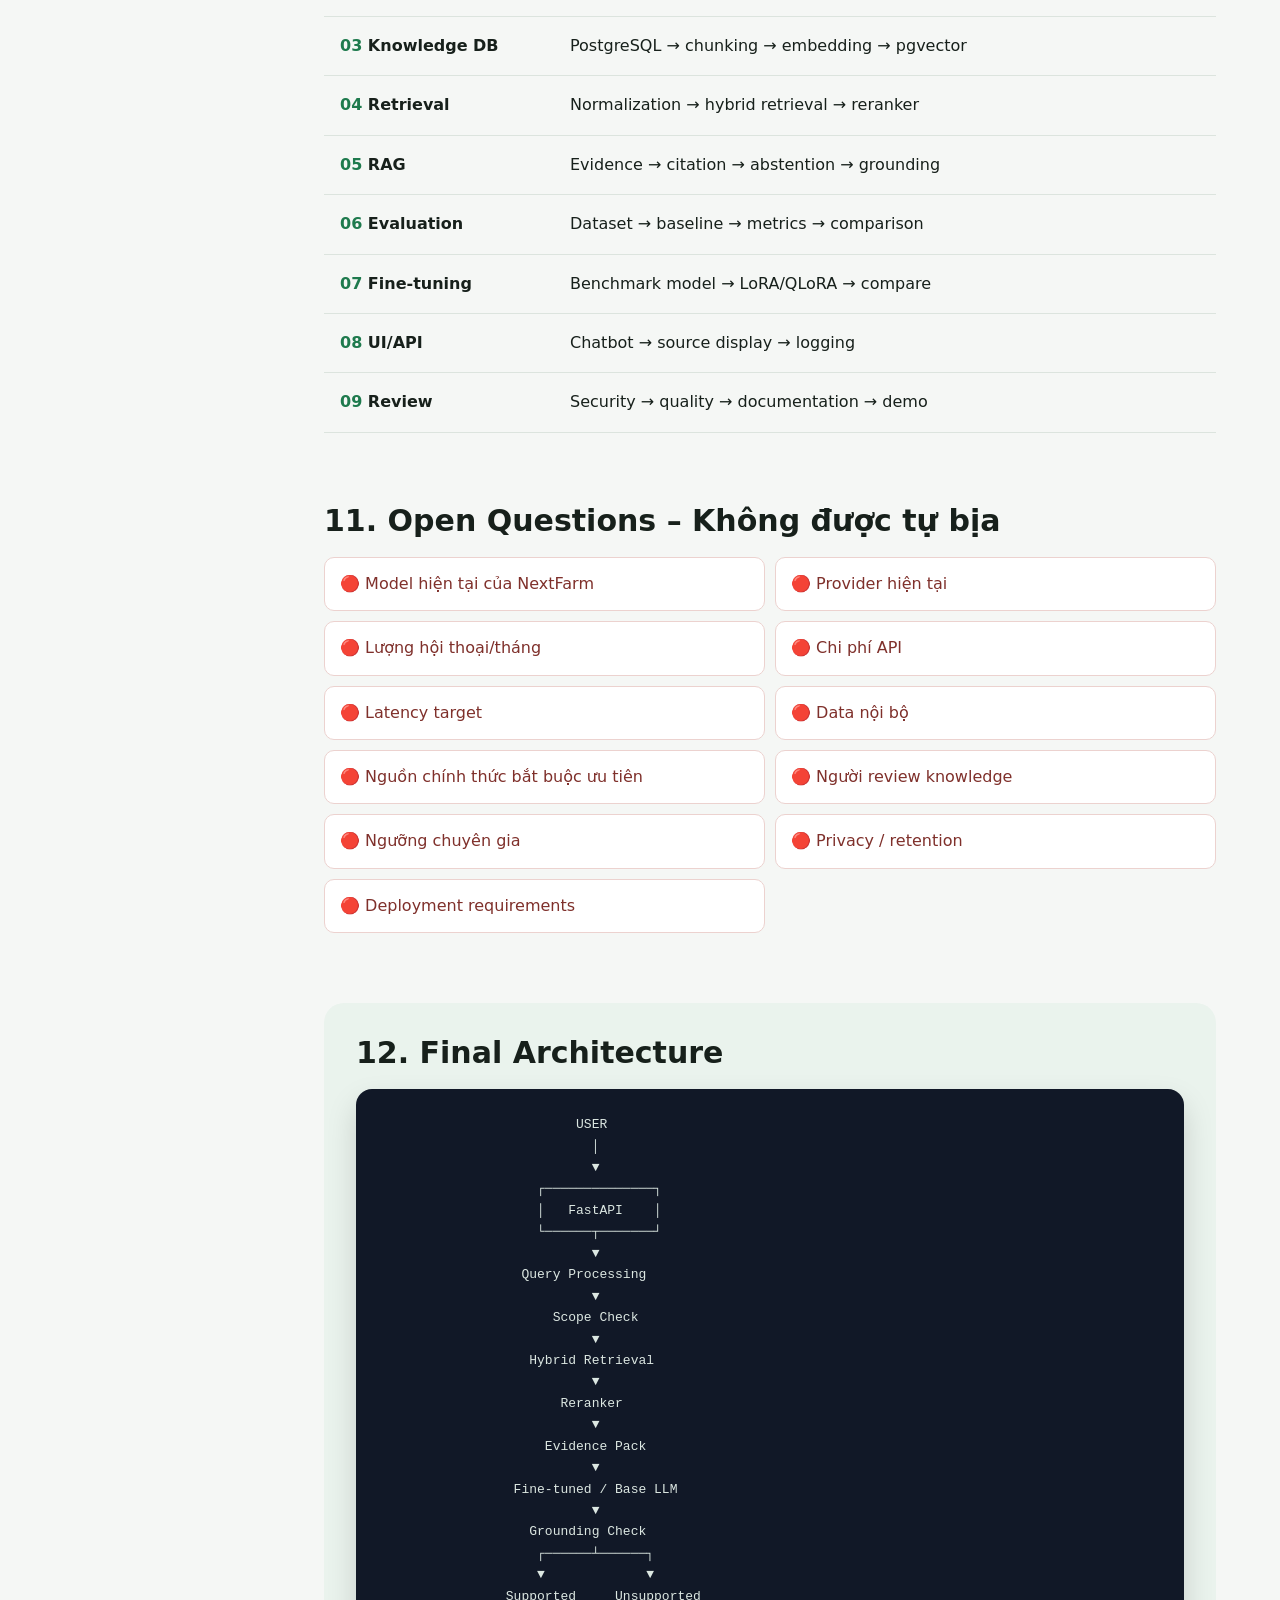
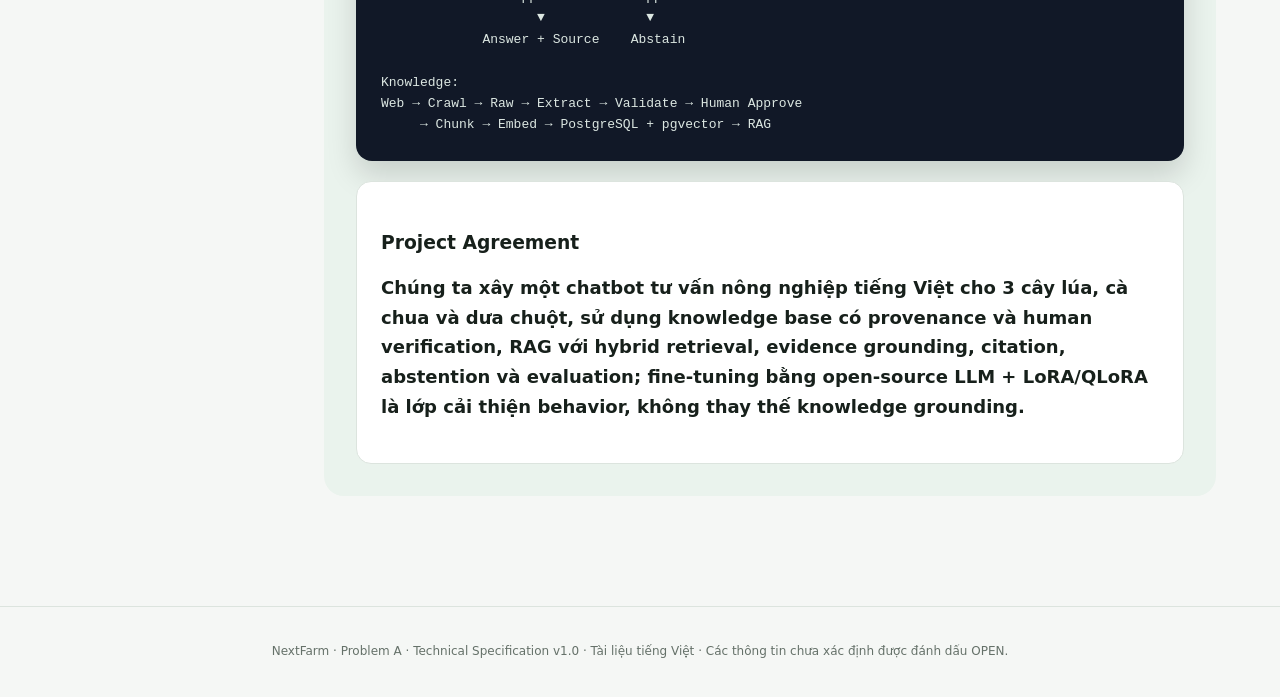
<file: docs/NEXTFARM_PROBLEM_A_DOCUMENTATION_v1.0/NEXTFARM_PROBLEM_A_TECHNICAL_SPEC.html>
<!doctype html>
<html lang="vi">
<head>
<meta charset="utf-8">
<meta name="viewport" content="width=device-width,initial-scale=1">
<title>NextFarm – Bài toán A | Technical Specification</title>
<style>
:root{--bg:#f5f7f5;--card:#fff;--text:#17201b;--muted:#657169;--line:#dce4de;--green:#1e7a4d;--green2:#e6f4ec;--blue:#2d5f93;--blue2:#eaf2fb;--amber:#9a6b12;--amber2:#fff5dc;--red:#a33b35;--dark:#111827;--dark2:#1b2637;--shadow:0 8px 28px rgba(22,45,31,.07)}
*{box-sizing:border-box}html{scroll-behavior:smooth}body{margin:0;background:var(--bg);color:var(--text);font-family:Inter,ui-sans-serif,system-ui,-apple-system,BlinkMacSystemFont,"Segoe UI",sans-serif;line-height:1.65}.topbar{padding:42px 6vw 34px;background:#fff;border-bottom:1px solid var(--line);display:flex;justify-content:space-between;gap:30px;align-items:end}.eyebrow{font-size:12px;letter-spacing:.16em;color:var(--green);font-weight:800}.topbar h1{margin:8px 0 3px;font-size:clamp(28px,4vw,48px);line-height:1.12}.subtitle{margin:0;color:var(--muted);font-size:17px}.badges{display:flex;gap:8px;flex-wrap:wrap}.badge{padding:7px 11px;border-radius:999px;font-size:11px;font-weight:800}.green{background:var(--green2);color:var(--green)}.blue{background:var(--blue2);color:var(--blue)}.amber{background:var(--amber2);color:var(--amber)}.layout{display:grid;grid-template-columns:260px minmax(0,1fr);max-width:1500px;margin:auto}.sidebar{position:sticky;top:0;height:100vh;padding:28px 18px;border-right:1px solid var(--line);background:#fafcfb}.sidebar input{width:100%;padding:11px 12px;border:1px solid var(--line);border-radius:10px;background:#fff;margin-bottom:18px}.sidebar nav{display:flex;flex-direction:column;gap:4px}.sidebar a{text-decoration:none;color:#4f5c54;padding:8px 10px;border-radius:8px;font-size:14px}.sidebar a:hover{background:var(--green2);color:var(--green)}.content{padding:40px clamp(22px,5vw,75px);max-width:1100px;width:100%}section{scroll-margin-top:25px;margin-bottom:70px}h2{font-size:30px;line-height:1.2;margin:0 0 18px}h3{line-height:1.25;margin-top:25px}p{max-width:850px}.hero{padding:38px;border:1px solid var(--line);background:#fff;border-radius:20px;box-shadow:var(--shadow)}.hero h2{font-size:36px;max-width:850px}.hero em{color:var(--green);font-style:normal}.status{display:inline-block;padding:6px 10px;background:var(--green2);color:var(--green);border-radius:8px;font-size:12px;font-weight:800}.principles{display:grid;grid-template-columns:repeat(4,1fr);gap:12px;margin-top:28px}.principles div{border:1px solid var(--line);padding:16px;border-radius:13px;background:#fbfdfb}.principles b{display:block;color:var(--green);font-size:22px}.crop-grid,.cards,.tier-grid,.metric-grid{display:grid;grid-template-columns:repeat(3,1fr);gap:16px}.crop-grid article,.decision,.tier-grid article,.metric-grid div{background:var(--card);border:1px solid var(--line);border-radius:16px;padding:22px;box-shadow:var(--shadow)}.crop{font-size:34px}.decision{border-top:4px solid var(--green)}.decision span{font-size:10px;font-weight:900;color:var(--green);letter-spacing:.08em}.decision h3{margin:8px 0}.tier{display:inline-block;font-size:11px;font-weight:900;padding:5px 8px;border-radius:6px}.t1{background:var(--green2);color:var(--green)}.t2{background:var(--blue2);color:var(--blue)}.t3{background:#f1eeee;color:var(--red)}.muted{color:var(--muted)}.callout{padding:18px 20px;border-radius:12px;background:var(--green2);border-left:4px solid var(--green);margin:22px 0}.callout.warning{background:var(--amber2);border-color:var(--amber)}.callout.info{background:var(--blue2);border-color:var(--blue)}.dark-diagram,.dark-panel{background:var(--dark);color:#dce7e2;border-radius:16px;padding:25px;box-shadow:0 14px 30px rgba(0,0,0,.15);overflow:auto}.dark-diagram{display:flex;align-items:center;gap:10px;flex-wrap:wrap;font-size:12px;font-weight:800}.dark-diagram div{padding:10px 12px;background:var(--dark2);border:1px solid #314155;border-radius:9px}.dark-diagram i{color:#7ad5a5;font-style:normal}.dark-panel pre{margin:0;font-family:ui-monospace,SFMono-Regular,Menlo,monospace;font-size:14px;line-height:1.65}.large pre{font-size:13px}.two-col{display:grid;grid-template-columns:1fr 1fr;gap:18px}.two-col>div{background:#fff;border:1px solid var(--line);padding:20px;border-radius:14px}.flow{text-align:center;padding:20px}.node{display:inline-block;background:#fff;border:1px solid var(--line);padding:12px 22px;border-radius:10px;font-weight:800}.branch{display:flex;justify-content:center;gap:18px;margin-top:15px}.good,.bad{padding:16px 25px;border-radius:12px}.good{background:var(--green2);color:var(--green)}.bad{background:#fae9e7;color:var(--red)}.experiment{display:flex;align-items:center;gap:14px;justify-content:center;flex-wrap:wrap;margin:25px 0}.experiment div{background:#fff;border:1px solid var(--line);border-radius:12px;padding:17px 22px;text-align:center;font-weight:800;box-shadow:var(--shadow)}.experiment small{font-weight:500;color:var(--muted)}.metric-grid{grid-template-columns:repeat(4,1fr)}.metric-grid div{display:flex;flex-direction:column}.metric-grid span{font-size:13px;color:var(--muted);margin-top:5px}.roadmap{counter-reset:step;list-style:none;padding:0}.roadmap li{counter-increment:step;display:grid;grid-template-columns:210px 1fr;gap:20px;padding:16px;border-bottom:1px solid var(--line)}.roadmap li b:before{content:counter(step,decimal-leading-zero) "  ";color:var(--green)}.open-list{display:grid;grid-template-columns:1fr 1fr;gap:10px}.open-list div{background:#fff;border:1px solid #ecd2cf;color:#7f302b;padding:13px 15px;border-radius:10px}.final{background:#eaf3ed;padding:32px;border-radius:20px}.final-statement{margin-top:20px;background:#fff;border:1px solid var(--line);border-radius:15px;padding:24px}.final-statement p{font-size:18px}footer{text-align:center;padding:35px;color:var(--muted);font-size:12px;border-top:1px solid var(--line)}@media(max-width:900px){.layout{grid-template-columns:1fr}.sidebar{position:relative;height:auto;border-right:0;border-bottom:1px solid var(--line)}.sidebar nav{display:grid;grid-template-columns:repeat(2,1fr)}.principles,.crop-grid,.cards,.tier-grid,.metric-grid{grid-template-columns:1fr 1fr}.topbar{display:block}.badges{margin-top:18px}}@media(max-width:600px){.principles,.crop-grid,.cards,.tier-grid,.metric-grid,.two-col,.open-list{grid-template-columns:1fr}.roadmap li{grid-template-columns:1fr}.content{padding:25px 16px}.hero{padding:24px}.hero h2{font-size:28px}}
</style>
</head>
<body>
<header class="topbar">
  <div>
    <div class="eyebrow">NEXTFARM · TECHNICAL DOCUMENTATION</div>
    <h1>Bài toán A — Bot trả lời sai / bịa đặt</h1>
    <p class="subtitle">Technical Specification & Project Agreement v1.0</p>
  </div>
  <div class="badges"><span class="badge green">REQUIREMENT LOCKED</span><span class="badge blue">POC</span><span class="badge amber">TIẾNG VIỆT</span></div>
</header>
<div class="layout">
<aside class="sidebar">
  <input id="search" placeholder="🔎 Tìm trong tài liệu...">
  <nav>
    <a href="#summary">Tổng quan</a>
    <a href="#scope">Phạm vi</a>
    <a href="#decisions">Quyết định</a>
    <a href="#knowledge">Knowledge Pipeline</a>
    <a href="#source">Source Governance</a>
    <a href="#rag">RAG Architecture</a>
    <a href="#safety">Anti-Hallucination</a>
    <a href="#finetune">Fine-tuning</a>
    <a href="#evaluation">Evaluation</a>
    <a href="#risks">Rủi ro</a>
    <a href="#roadmap">Roadmap</a>
    <a href="#open">Open Questions</a>
    <a href="#final">Final Architecture</a>
  </nav>
</aside>
<main class="content">
<section id="summary" class="hero">
  <div class="status">🟢 LOCKED v1.0</div>
  <h2>Không xây một chatbot “biết nhiều”. Xây một chatbot <em>biết khi nào mình có đủ căn cứ.</em></h2>
  <p>Trọng tâm của Bài toán A là kiểm soát hallucination bằng knowledge có nguồn gốc rõ ràng, RAG, evidence grounding, citation, abstention và evaluation.</p>
  <div class="principles">
    <div><b>01</b><span>LLM không phải nguồn sự thật.</span></div>
    <div><b>02</b><span>Raw web data không phải ground truth.</span></div>
    <div><b>03</b><span>Không đủ evidence → không đoán.</span></div>
    <div><b>04</b><span>Chất lượng phải được đo bằng evaluation.</span></div>
  </div>
</section>

<section id="scope">
<h2>1. Phạm vi đã chốt</h2>
<div class="crop-grid">
  <article><span class="crop">🌾</span><h3>Lúa</h3><p>Được hỗ trợ trong PoC.</p></article>
  <article><span class="crop">🍅</span><h3>Cà chua</h3><p>Được hỗ trợ trong PoC.</p></article>
  <article><span class="crop">🥒</span><h3>Dưa chuột</h3><p>Được hỗ trợ trong PoC.</p></article>
</div>
<div class="callout warning"><b>Scope boundary:</b> Câu hỏi về cây ngoài 3 cây trên không được trả lời bằng kiến thức nền của LLM như thể nó nằm trong knowledge base.</div>
</section>

<section id="decisions">
<h2>2. Decision Board</h2>
<div class="cards">
  <article class="decision locked"><span>LOCKED</span><h3>PostgreSQL + pgvector</h3><p>Một database vừa lưu metadata/provenance/review/evaluation vừa hỗ trợ vector search.</p></article>
  <article class="decision locked"><span>LOCKED</span><h3>RAG là core</h3><p>Knowledge factual đến từ retrieval và evidence, không đến từ trí nhớ của LLM.</p></article>
  <article class="decision locked"><span>LOCKED</span><h3>Human Verification</h3><p>Candidate knowledge mặc định chưa được phép index. Chỉ knowledge đã duyệt mới vào KB chính thức.</p></article>
  <article class="decision locked"><span>LOCKED</span><h3>Hybrid Retrieval</h3><p>Kết hợp semantic vector search và keyword search, sau đó rerank.</p></article>
  <article class="decision locked"><span>LOCKED</span><h3>LoRA / QLoRA</h3><p>Fine-tuning open-source LLM. Model cụ thể chưa chọn, phải benchmark trước.</p></article>
  <article class="decision locked"><span>LOCKED</span><h3>Abstention</h3><p>Không đủ evidence thì nói không đủ dữ liệu thay vì bịa câu trả lời.</p></article>
</div>
</section>

<section id="knowledge">
<h2>3. Knowledge Ingestion Pipeline</h2>
<p>Đây là nền móng. Nếu dữ liệu đầu vào sai, RAG có thể tạo ra một câu trả lời rất mượt nhưng vẫn sai.</p>
<div class="dark-diagram">
  <div>🌐 WEB SOURCES</div><i>→</i><div>🕷 CRAWLER</div><i>→</i><div>📦 RAW DATA</div><i>→</i><div>🧹 EXTRACTION</div><i>→</i><div>🔎 VALIDATION</div><i>→</i><div>👤 HUMAN REVIEW</div><i>→</i><div>✅ APPROVED</div><i>→</i><div>🧩 CHUNK</div><i>→</i><div>🧠 EMBEDDING</div><i>→</i><div>🗄 pgvector</div>
</div>
<div class="callout"><b>Knowledge Integrity Principle:</b> Không tự động đưa mọi dữ liệu crawl vào vector database.</div>
</section>

<section id="source">
<h2>4. Source Governance</h2>
<div class="tier-grid">
  <article><span class="tier t1">TIER 1</span><h3>Authoritative</h3><p>Cơ quan nhà nước, viện nghiên cứu, trường đại học, khuyến nông, tài liệu kỹ thuật chính thức.</p></article>
  <article><span class="tier t2">TIER 2</span><h3>Professional</h3><p>Tổ chức chuyên ngành, doanh nghiệp nông nghiệp và tài liệu kỹ thuật có nguồn rõ.</p></article>
  <article><span class="tier t3">TIER 3</span><h3>Low-trust</h3><p>Blog, forum, nội dung SEO, nguồn không rõ tác giả. Không mặc định là ground truth.</p></article>
</div>
<p class="muted">Tier chỉ là một phần. Cần xem authority + freshness + region + crop relevance + content quality + human verification.</p>
</section>

<section id="rag">
<h2>5. RAG & Retrieval</h2>
<div class="dark-panel">
<pre>
User Query
    │
    ▼
Query Processing
    │
    ▼
Scope Check
    │
    ▼
┌───────────────┐
│ Hybrid Search │
│ Vector + Text │
└───────┬───────┘
        ▼
     Reranker
        ▼
   Evidence Pack
        ▼
       LLM
        ▼
 Grounding Check
   ┌────┴────┐
   ▼         ▼
Answer     Abstain
</pre>
</div>
<div class="two-col">
<div><h3>Query Processing</h3><p>Xử lý tiếng Việt có dấu/không dấu, viết tắt, lỗi chính tả và thuật ngữ nông nghiệp ở mức phù hợp.</p></div>
<div><h3>Hybrid Retrieval</h3><p>Vector search phù hợp semantic similarity; keyword search hữu ích với tên bệnh, thuật ngữ, số liệu và cụm từ chính xác.</p></div>
</div>
</section>

<section id="safety">
<h2>6. Anti-Hallucination & Safety</h2>
<div class="flow">
  <div class="node">Question</div><div>↓</div><div class="node">Evidence</div><div>↓</div>
  <div class="branch"><div class="good"><b>Evidence đủ</b><br>Answer + Source</div><div class="bad"><b>Evidence thiếu / yếu</b><br>Abstain / Clarify</div></div>
</div>
<h3>High-risk agricultural questions</h3>
<p>Nếu đủ evidence: cung cấp thông tin tham khảo, nguồn và cảnh báo phù hợp. Nếu không đủ evidence: không tự suy đoán, đặc biệt với thuốc, liều lượng hoặc quy trình có rủi ro.</p>
</section>

<section id="finetune">
<h2>7. Fine-tuning</h2>
<div class="callout info"><b>Đã chốt:</b> Open-source LLM + LoRA/QLoRA. Model cụ thể chưa được chọn.</div>
<div class="dark-panel">
<pre>
Candidate Models
      ↓
Vietnamese Benchmark
      ↓
RAG Benchmark
      ↓
Latency / Cost / Safety
      ↓
Select Winner
      ↓
LoRA / QLoRA
</pre>
</div>
<p>Fine-tuning được xem là lớp cải thiện behavior, instruction following, tiếng Việt và abstention. Nó không thay thế RAG và evidence grounding.</p>
<h3>Dataset</h3>
<ul><li>Verified knowledge</li><li>Human-written QA</li><li>Validated synthetic QA</li><li>Hallucination / abstention cases</li></ul>
</section>

<section id="evaluation">
<h2>8. Evaluation</h2>
<p>Không đánh giá bằng vài câu demo. Phải so sánh các cấu hình để chứng minh tác động của từng thành phần.</p>
<div class="experiment">
<div>BASELINE<br><small>LLM</small></div><span>→</span><div>RAG<br><small>Retrieval</small></div><span>→</span><div>GUARDRAIL<br><small>Grounding + Abstain</small></div><span>→</span><div>FINE-TUNED<br><small>LoRA/QLoRA</small></div>
</div>
<div class="metric-grid">
  <div><b>Recall@K</b><span>Evidence đúng có được retrieve?</span></div>
  <div><b>Correctness</b><span>Answer có đúng?</span></div>
  <div><b>Groundedness</b><span>Claim có evidence hỗ trợ?</span></div>
  <div><b>Hallucination Rate</b><span>Tỷ lệ factual claim không được hỗ trợ.</span></div>
  <div><b>Abstention Accuracy</b><span>Bot có biết từ chối đúng lúc?</span></div>
  <div><b>Citation Accuracy</b><span>Source có thực sự hỗ trợ answer?</span></div>
  <div><b>Scope Compliance</b><span>Có trả lời ngoài 3 cây không?</span></div>
  <div><b>Unsupported Claim Rate</b><span>Unsupported claims / total factual claims.</span></div>
</div>
<div class="callout warning"><b>Không tự điền số liệu.</b> Benchmark và threshold sẽ được xác định sau khi có evaluation dataset và các thông tin chính thức cần từ NextFarm.</div>
</section>

<section id="risks">
<h2>9. Điểm mạnh & rủi ro</h2>
<div class="two-col">
<div><h3>Điểm mạnh</h3><ul><li>Scope rõ</li><li>Knowledge có provenance</li><li>Human verification</li><li>RAG grounding</li><li>Abstention</li><li>Evaluation định lượng</li><li>PostgreSQL + pgvector đơn giản cho PoC</li><li>Có đường mở rộng</li></ul></div>
<div><h3>Rủi ro</h3><ul><li>Crawler thu dữ liệu kém</li><li>Retrieval sai</li><li>LLM vẫn hallucinate</li><li>Synthetic data nhiễu</li><li>Fine-tuning overfit</li><li>Scope creep</li><li>Thiếu dữ liệu nội bộ NextFarm</li></ul></div>
</div>
</section>

<section id="roadmap">
<h2>10. Roadmap</h2>
<ol class="roadmap">
<li><b>Requirement</b><span>Khóa scope, decisions, open questions</span></li>
<li><b>Knowledge</b><span>Source registry → crawler → extraction → review</span></li>
<li><b>Knowledge DB</b><span>PostgreSQL → chunking → embedding → pgvector</span></li>
<li><b>Retrieval</b><span>Normalization → hybrid retrieval → reranker</span></li>
<li><b>RAG</b><span>Evidence → citation → abstention → grounding</span></li>
<li><b>Evaluation</b><span>Dataset → baseline → metrics → comparison</span></li>
<li><b>Fine-tuning</b><span>Benchmark model → LoRA/QLoRA → compare</span></li>
<li><b>UI/API</b><span>Chatbot → source display → logging</span></li>
<li><b>Review</b><span>Security → quality → documentation → demo</span></li>
</ol>
</section>

<section id="open">
<h2>11. Open Questions – Không được tự bịa</h2>
<div class="open-list">
<div>🔴 Model hiện tại của NextFarm</div><div>🔴 Provider hiện tại</div><div>🔴 Lượng hội thoại/tháng</div><div>🔴 Chi phí API</div><div>🔴 Latency target</div><div>🔴 Data nội bộ</div><div>🔴 Nguồn chính thức bắt buộc ưu tiên</div><div>🔴 Người review knowledge</div><div>🔴 Ngưỡng chuyên gia</div><div>🔴 Privacy / retention</div><div>🔴 Deployment requirements</div>
</div>
</section>

<section id="final" class="final">
<h2>12. Final Architecture</h2>
<div class="dark-panel large"><pre>
                         USER
                           │
                           ▼
                    ┌──────────────┐
                    │   FastAPI    │
                    └──────┬───────┘
                           ▼
                  Query Processing
                           ▼
                      Scope Check
                           ▼
                   Hybrid Retrieval
                           ▼
                       Reranker
                           ▼
                     Evidence Pack
                           ▼
                 Fine-tuned / Base LLM
                           ▼
                   Grounding Check
                    ┌──────┴──────┐
                    ▼             ▼
                Supported     Unsupported
                    ▼             ▼
             Answer + Source    Abstain

Knowledge:
Web → Crawl → Raw → Extract → Validate → Human Approve
     → Chunk → Embed → PostgreSQL + pgvector → RAG
</pre></div>
<div class="final-statement">
<h3>Project Agreement</h3>
<p><strong>Chúng ta xây một chatbot tư vấn nông nghiệp tiếng Việt cho 3 cây lúa, cà chua và dưa chuột, sử dụng knowledge base có provenance và human verification, RAG với hybrid retrieval, evidence grounding, citation, abstention và evaluation; fine-tuning bằng open-source LLM + LoRA/QLoRA là lớp cải thiện behavior, không thay thế knowledge grounding.</strong></p>
</div>
</section>
</main>
</div>
<footer>NextFarm · Problem A · Technical Specification v1.0 · Tài liệu tiếng Việt · Các thông tin chưa xác định được đánh dấu OPEN.</footer>
<script>
const search = document.getElementById('search');
const sections = [...document.querySelectorAll('main section')];
search.addEventListener('input', () => {
  const q = search.value.trim().toLowerCase();
  sections.forEach(s => {
    const hit = !q || s.innerText.toLowerCase().includes(q);
    s.style.display = hit ? '' : 'none';
  });
});
</script>
</body>
</html>
</file>
<file: docs/NEXTFARM_PROBLEM_A_DOCUMENTATION_v1.0/docs/css/style.css>
:root{--bg:#f5f7f5;--card:#fff;--text:#17201b;--muted:#657169;--line:#dce4de;--green:#1e7a4d;--green2:#e6f4ec;--blue:#2d5f93;--blue2:#eaf2fb;--amber:#9a6b12;--amber2:#fff5dc;--red:#a33b35;--dark:#111827;--dark2:#1b2637;--shadow:0 8px 28px rgba(22,45,31,.07)}
*{box-sizing:border-box}html{scroll-behavior:smooth}body{margin:0;background:var(--bg);color:var(--text);font-family:Inter,ui-sans-serif,system-ui,-apple-system,BlinkMacSystemFont,"Segoe UI",sans-serif;line-height:1.65}.topbar{padding:42px 6vw 34px;background:#fff;border-bottom:1px solid var(--line);display:flex;justify-content:space-between;gap:30px;align-items:end}.eyebrow{font-size:12px;letter-spacing:.16em;color:var(--green);font-weight:800}.topbar h1{margin:8px 0 3px;font-size:clamp(28px,4vw,48px);line-height:1.12}.subtitle{margin:0;color:var(--muted);font-size:17px}.badges{display:flex;gap:8px;flex-wrap:wrap}.badge{padding:7px 11px;border-radius:999px;font-size:11px;font-weight:800}.green{background:var(--green2);color:var(--green)}.blue{background:var(--blue2);color:var(--blue)}.amber{background:var(--amber2);color:var(--amber)}.layout{display:grid;grid-template-columns:260px minmax(0,1fr);max-width:1500px;margin:auto}.sidebar{position:sticky;top:0;height:100vh;padding:28px 18px;border-right:1px solid var(--line);background:#fafcfb}.sidebar input{width:100%;padding:11px 12px;border:1px solid var(--line);border-radius:10px;background:#fff;margin-bottom:18px}.sidebar nav{display:flex;flex-direction:column;gap:4px}.sidebar a{text-decoration:none;color:#4f5c54;padding:8px 10px;border-radius:8px;font-size:14px}.sidebar a:hover{background:var(--green2);color:var(--green)}.content{padding:40px clamp(22px,5vw,75px);max-width:1100px;width:100%}section{scroll-margin-top:25px;margin-bottom:70px}h2{font-size:30px;line-height:1.2;margin:0 0 18px}h3{line-height:1.25;margin-top:25px}p{max-width:850px}.hero{padding:38px;border:1px solid var(--line);background:#fff;border-radius:20px;box-shadow:var(--shadow)}.hero h2{font-size:36px;max-width:850px}.hero em{color:var(--green);font-style:normal}.status{display:inline-block;padding:6px 10px;background:var(--green2);color:var(--green);border-radius:8px;font-size:12px;font-weight:800}.principles{display:grid;grid-template-columns:repeat(4,1fr);gap:12px;margin-top:28px}.principles div{border:1px solid var(--line);padding:16px;border-radius:13px;background:#fbfdfb}.principles b{display:block;color:var(--green);font-size:22px}.crop-grid,.cards,.tier-grid,.metric-grid{display:grid;grid-template-columns:repeat(3,1fr);gap:16px}.crop-grid article,.decision,.tier-grid article,.metric-grid div{background:var(--card);border:1px solid var(--line);border-radius:16px;padding:22px;box-shadow:var(--shadow)}.crop{font-size:34px}.decision{border-top:4px solid var(--green)}.decision span{font-size:10px;font-weight:900;color:var(--green);letter-spacing:.08em}.decision h3{margin:8px 0}.tier{display:inline-block;font-size:11px;font-weight:900;padding:5px 8px;border-radius:6px}.t1{background:var(--green2);color:var(--green)}.t2{background:var(--blue2);color:var(--blue)}.t3{background:#f1eeee;color:var(--red)}.muted{color:var(--muted)}.callout{padding:18px 20px;border-radius:12px;background:var(--green2);border-left:4px solid var(--green);margin:22px 0}.callout.warning{background:var(--amber2);border-color:var(--amber)}.callout.info{background:var(--blue2);border-color:var(--blue)}.dark-diagram,.dark-panel{background:var(--dark);color:#dce7e2;border-radius:16px;padding:25px;box-shadow:0 14px 30px rgba(0,0,0,.15);overflow:auto}.dark-diagram{display:flex;align-items:center;gap:10px;flex-wrap:wrap;font-size:12px;font-weight:800}.dark-diagram div{padding:10px 12px;background:var(--dark2);border:1px solid #314155;border-radius:9px}.dark-diagram i{color:#7ad5a5;font-style:normal}.dark-panel pre{margin:0;font-family:ui-monospace,SFMono-Regular,Menlo,monospace;font-size:14px;line-height:1.65}.large pre{font-size:13px}.two-col{display:grid;grid-template-columns:1fr 1fr;gap:18px}.two-col>div{background:#fff;border:1px solid var(--line);padding:20px;border-radius:14px}.flow{text-align:center;padding:20px}.node{display:inline-block;background:#fff;border:1px solid var(--line);padding:12px 22px;border-radius:10px;font-weight:800}.branch{display:flex;justify-content:center;gap:18px;margin-top:15px}.good,.bad{padding:16px 25px;border-radius:12px}.good{background:var(--green2);color:var(--green)}.bad{background:#fae9e7;color:var(--red)}.experiment{display:flex;align-items:center;gap:14px;justify-content:center;flex-wrap:wrap;margin:25px 0}.experiment div{background:#fff;border:1px solid var(--line);border-radius:12px;padding:17px 22px;text-align:center;font-weight:800;box-shadow:var(--shadow)}.experiment small{font-weight:500;color:var(--muted)}.metric-grid{grid-template-columns:repeat(4,1fr)}.metric-grid div{display:flex;flex-direction:column}.metric-grid span{font-size:13px;color:var(--muted);margin-top:5px}.roadmap{counter-reset:step;list-style:none;padding:0}.roadmap li{counter-increment:step;display:grid;grid-template-columns:210px 1fr;gap:20px;padding:16px;border-bottom:1px solid var(--line)}.roadmap li b:before{content:counter(step,decimal-leading-zero) "  ";color:var(--green)}.open-list{display:grid;grid-template-columns:1fr 1fr;gap:10px}.open-list div{background:#fff;border:1px solid #ecd2cf;color:#7f302b;padding:13px 15px;border-radius:10px}.final{background:#eaf3ed;padding:32px;border-radius:20px}.final-statement{margin-top:20px;background:#fff;border:1px solid var(--line);border-radius:15px;padding:24px}.final-statement p{font-size:18px}footer{text-align:center;padding:35px;color:var(--muted);font-size:12px;border-top:1px solid var(--line)}@media(max-width:900px){.layout{grid-template-columns:1fr}.sidebar{position:relative;height:auto;border-right:0;border-bottom:1px solid var(--line)}.sidebar nav{display:grid;grid-template-columns:repeat(2,1fr)}.principles,.crop-grid,.cards,.tier-grid,.metric-grid{grid-template-columns:1fr 1fr}.topbar{display:block}.badges{margin-top:18px}}@media(max-width:600px){.principles,.crop-grid,.cards,.tier-grid,.metric-grid,.two-col,.open-list{grid-template-columns:1fr}.roadmap li{grid-template-columns:1fr}.content{padding:25px 16px}.hero{padding:24px}.hero h2{font-size:28px}}
</file>
